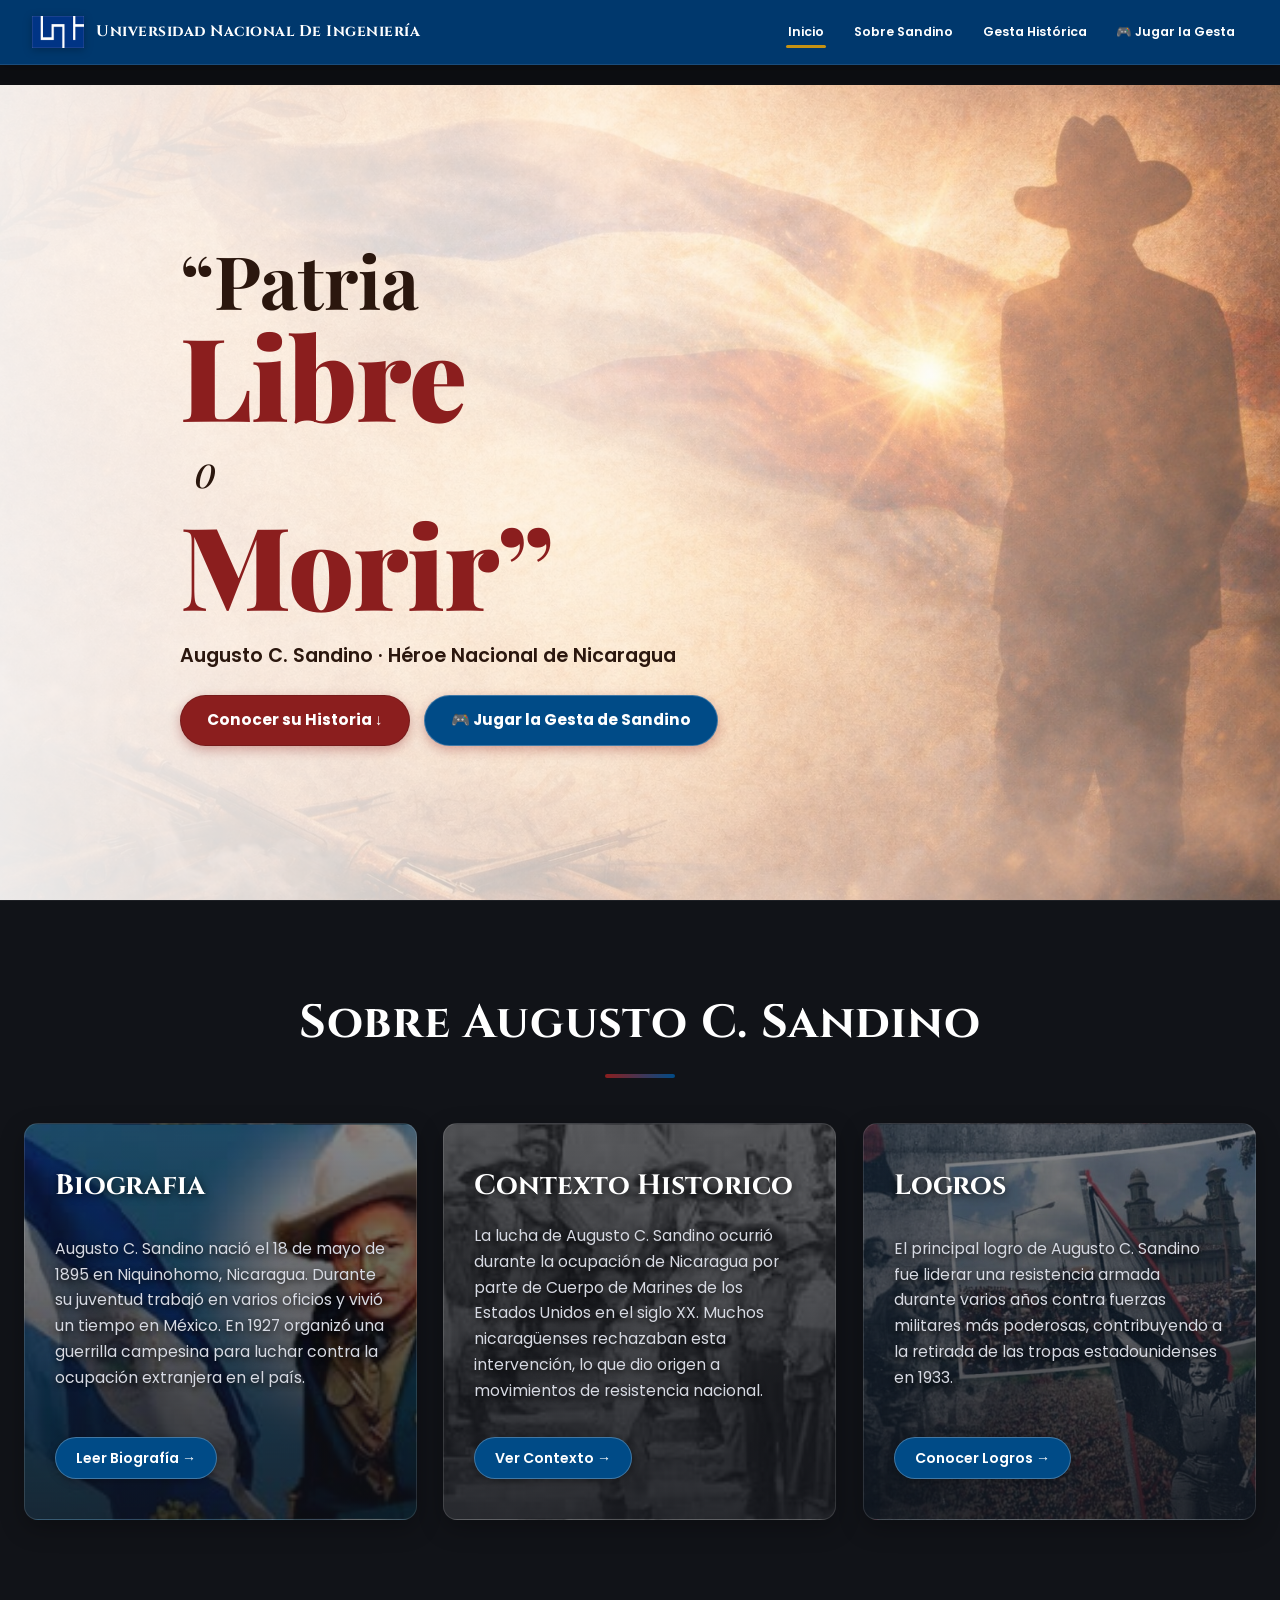
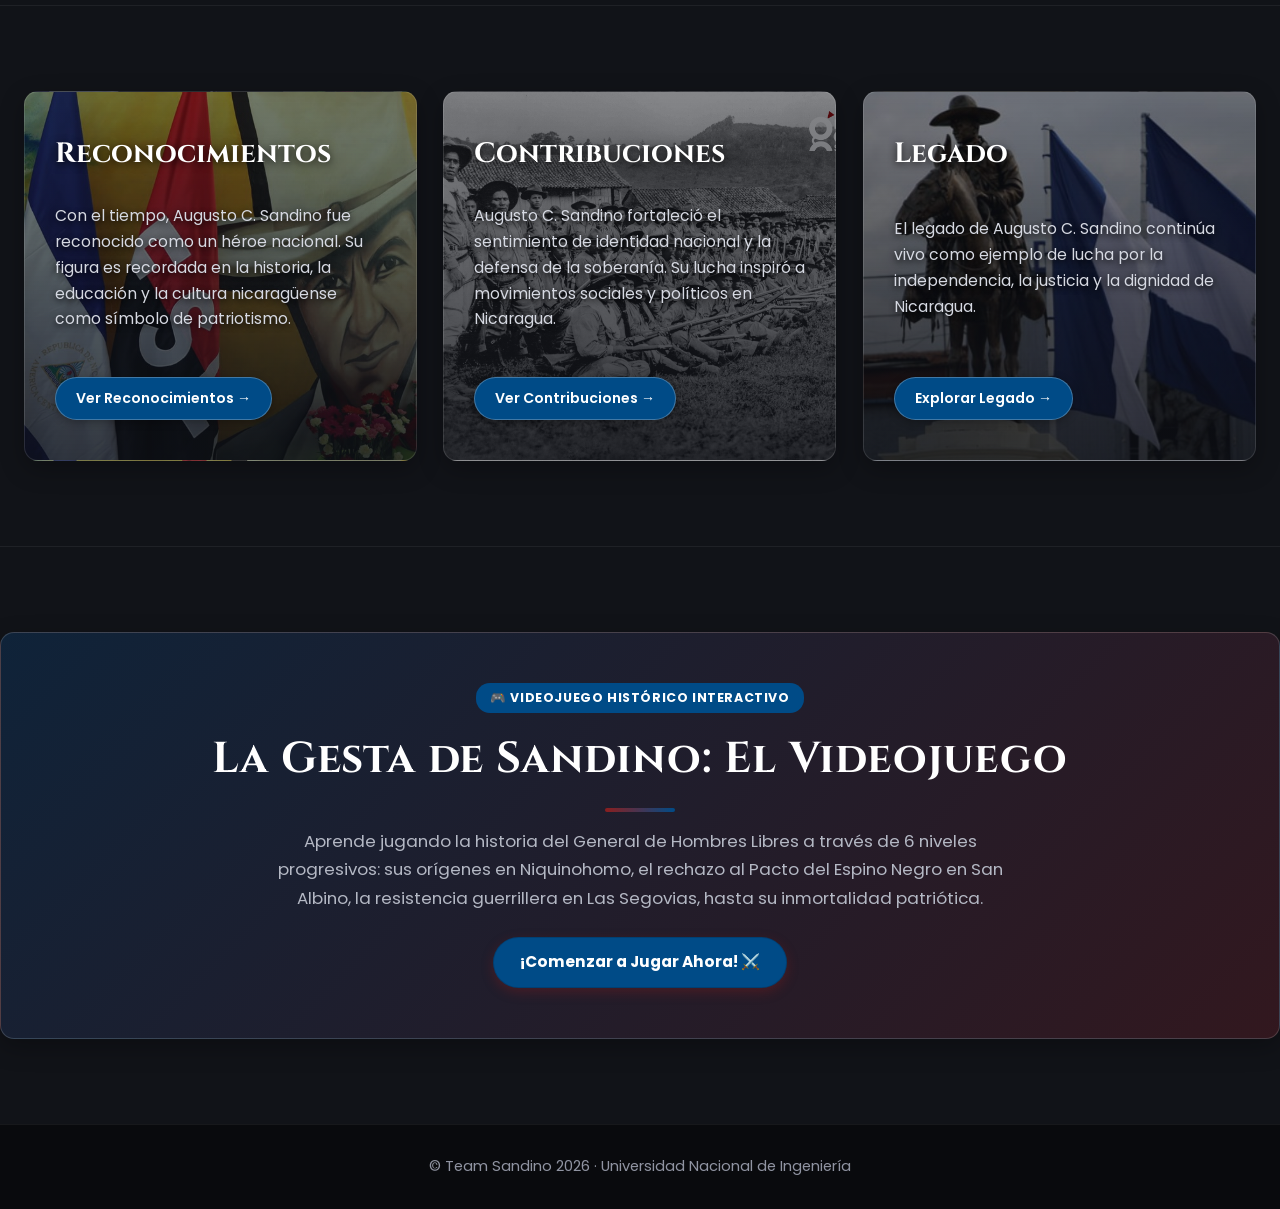
<file: index.html>
<!DOCTYPE html>
<html lang="es">

<head>
    <meta charset="UTF-8">
    <meta name="viewport" content="width=device-width, initial-scale=1.0">
    <title>Sandino | General de Hombres Libres</title>
    <!-- Google Fonts -->
    <link rel="preconnect" href="https://fonts.googleapis.com">
    <link rel="preconnect" href="https://fonts.gstatic.com" crossorigin>
    <link
        href="https://fonts.googleapis.com/css2?family=Cinzel:wght@600;700;900&family=Playfair+Display:ital,wght@0,600;0,800;1,600&family=Poppins:wght@300;400;500;600;700&display=swap"
        rel="stylesheet">
    <link rel="stylesheet" href="index.css">
    <link rel="stylesheet" href="responsive.css">
</head>

<body>
    <!-- Barra superior indicadora de progreso de scroll -->
    <div id="scroll-progress-bar" class="scroll-progress-bar" aria-hidden="true"></div>

    <!-- Encabezado con navegación fija e interactiva -->
    <header id="main-header">
        <div class="container">
            <div class="brand">
                <img src="UNI/logo.png" alt="Logo de la Universidad Nacional de Ingeniería" class="logo-uni">
                <p class="logo">Universidad Nacional De Ingeniería</p>
            </div>
            <button id="nav-toggle" class="nav-toggle" type="button" aria-controls="nav-menu" aria-expanded="false"
                aria-label="Abrir menú">
                <span></span>
                <span></span>
                <span></span>
            </button>
            <nav id="nav-menu">
                <a href="#hero" class="nav-link active">Inicio</a>
                <a href="#sobre-sandino" class="nav-link">Sobre Sandino</a>
                <a href="#mini-juego-showcase" class="nav-link">Gesta Histórica</a>
                <a href="Mini_juego/index.html" class="nav-link">🎮 Jugar la Gesta</a>
            </nav>
        </div>
    </header>

    <!-- Sección Hero con banner histórico y animación de entrada -->
    <section id="hero">
        <div class="sandino-banner">
            <div class="hero-overlay"></div>
            <div class="text">
                <span class="patria hero-reveal">“Patria</span>
                <span class="libre hero-reveal">Libre</span>
                <span class="o hero-reveal">o</span>
                <span class="morir hero-reveal">Morir”</span>
                <p class="hero-subtitulo hero-reveal">Augusto C. Sandino · Héroe Nacional de Nicaragua</p>
                <div class="hero-actions hero-reveal">
                    <a href="#sobre-sandino" class="btn btn-primary">Conocer su Historia ↓</a>
                    <a href="Mini_juego/index.html" class="btn btn-primary"
                        style="background-color: var(--nicaragua-blue); border-color: rgba(255,255,255,0.25);">🎮 Jugar
                        la Gesta de Sandino</a>

                </div>
            </div>
        </div>
    </section>

    <!-- Sección 1: Biografía, Contexto y Logros -->
    <section id="sobre-sandino" class="section-container">
        <div class="container">
            <h2 class="reveal-item">Sobre Augusto C. Sandino</h2>
            <div class="informacion">
                <div class="muestra reveal-item">
                    <a href="biografia.html">
                        <h3>Biografia</h3>
                    </a>
                    <p>Augusto C. Sandino nació el 18 de mayo de 1895 en Niquinohomo, Nicaragua. Durante su juventud
                        trabajó en varios oficios y vivió un tiempo en México. En 1927 organizó una guerrilla campesina
                        para luchar contra la ocupación extranjera en el país.</p>
                    <a href="biografia.html" class="btn btn-card">Leer Biografía →</a>
                </div>
                <div class="muestra reveal-item">
                    <a href="contexto-historico.html">
                        <h3>Contexto Historico</h3>
                    </a>
                    <p>La lucha de Augusto C. Sandino ocurrió durante la ocupación de Nicaragua por parte de Cuerpo de
                        Marines de los Estados Unidos en el siglo XX. Muchos nicaragüenses rechazaban esta intervención,
                        lo que dio origen a movimientos de resistencia nacional.</p>
                    <a href="contexto-historico.html" class="btn btn-card">Ver Contexto →</a>
                </div>
                <div class="muestra reveal-item">
                    <a href="logros.html">
                        <h3>Logros</h3>
                    </a>
                    <p>El principal logro de Augusto C. Sandino fue liderar una resistencia armada durante varios años
                        contra fuerzas militares más poderosas, contribuyendo a la retirada de las tropas
                        estadounidenses en 1933.</p>
                    <a href="logros.html" class="btn btn-card">Conocer Logros →</a>
                </div>
            </div>
        </div>
    </section>

    <!-- Sección 2: Reconocimientos, Contribuciones y Legado -->
    <section id="sobre-sandino2" class="section-container">
        <div class="container2">
            <div class="informacion2">
                <div class="muestra2 reveal-item">
                    <a href="reconocimiento.html">
                        <h3>Reconocimientos</h3>
                    </a>
                    <p>Con el tiempo, Augusto C. Sandino fue reconocido como un héroe nacional. Su figura es recordada
                        en la historia, la educación y la cultura nicaragüense como símbolo de patriotismo.</p>
                    <a href="reconocimiento.html" class="btn btn-card">Ver Reconocimientos →</a>
                </div>
                <div class="muestra2 reveal-item">
                    <a href="constribuciones.html">
                        <h3>Contribuciones</h3>
                    </a>
                    <p>Augusto C. Sandino fortaleció el sentimiento de identidad nacional y la defensa de la soberanía.
                        Su lucha inspiró a movimientos sociales y políticos en Nicaragua.</p>
                    <a href="constribuciones.html" class="btn btn-card">Ver Contribuciones →</a>
                </div>
                <div class="muestra2 reveal-item">
                    <a href="legado.html">
                        <h3>Legado</h3>
                    </a>
                    <p>El legado de Augusto C. Sandino continúa vivo como ejemplo de lucha por la independencia, la
                        justicia y la dignidad de Nicaragua.</p>
                    <a href="legado.html" class="btn btn-card">Explorar Legado →</a>
                </div>
            </div>
        </div>
    </section>

    <!-- Sección Especial: Mini Juego Educativo -->
    <section id="mini-juego-showcase" class="section-container">
        <div class="container game-banner-box reveal-item">
            <div class="game-banner-content">
                <span class="game-badge">🎮 Videojuego Histórico Interactivo</span>
                <h2>La Gesta de Sandino: El Videojuego</h2>
                <p>Aprende jugando la historia del General de Hombres Libres a través de 6 niveles progresivos: sus
                    orígenes en Niquinohomo, el rechazo al Pacto del Espino Negro en San Albino, la resistencia
                    guerrillera en Las Segovias, hasta su inmortalidad patriótica.</p>
                <div class="game-banner-actions">
                    <a href="Mini_juego/index.html" class="btn btn-primary"
                        style="background-color: var(--nicaragua-blue);">¡Comenzar a Jugar Ahora! ⚔️</a>
                </div>
            </div>
        </div>
    </section>



    <!-- Pie de página -->
    <footer>
        <div class="container">
            <p>&copy; Team Sandino 2026 · Universidad Nacional de Ingeniería</p>
        </div>
    </footer>

    <!-- Botón flotante Volver Arriba -->
    <button id="btn-back-to-top" class="btn-back-to-top" aria-label="Volver arriba" title="Volver arriba">
        <svg viewBox="0 0 24 24" width="22" height="22" fill="none" stroke="currentColor" stroke-width="2.5"
            stroke-linecap="round" stroke-linejoin="round">
            <polyline points="18 15 12 9 6 15"></polyline>
        </svg>
    </button>

    <!-- Scripts de JavaScript para animaciones e interacción dinámica -->
    <script src="JavaScript/animations.js" defer></script>
    <script src="JavaScript/scroll.js" defer></script>
    <script src="JavaScript/main.js" defer></script>
</body>

</html>
</file>
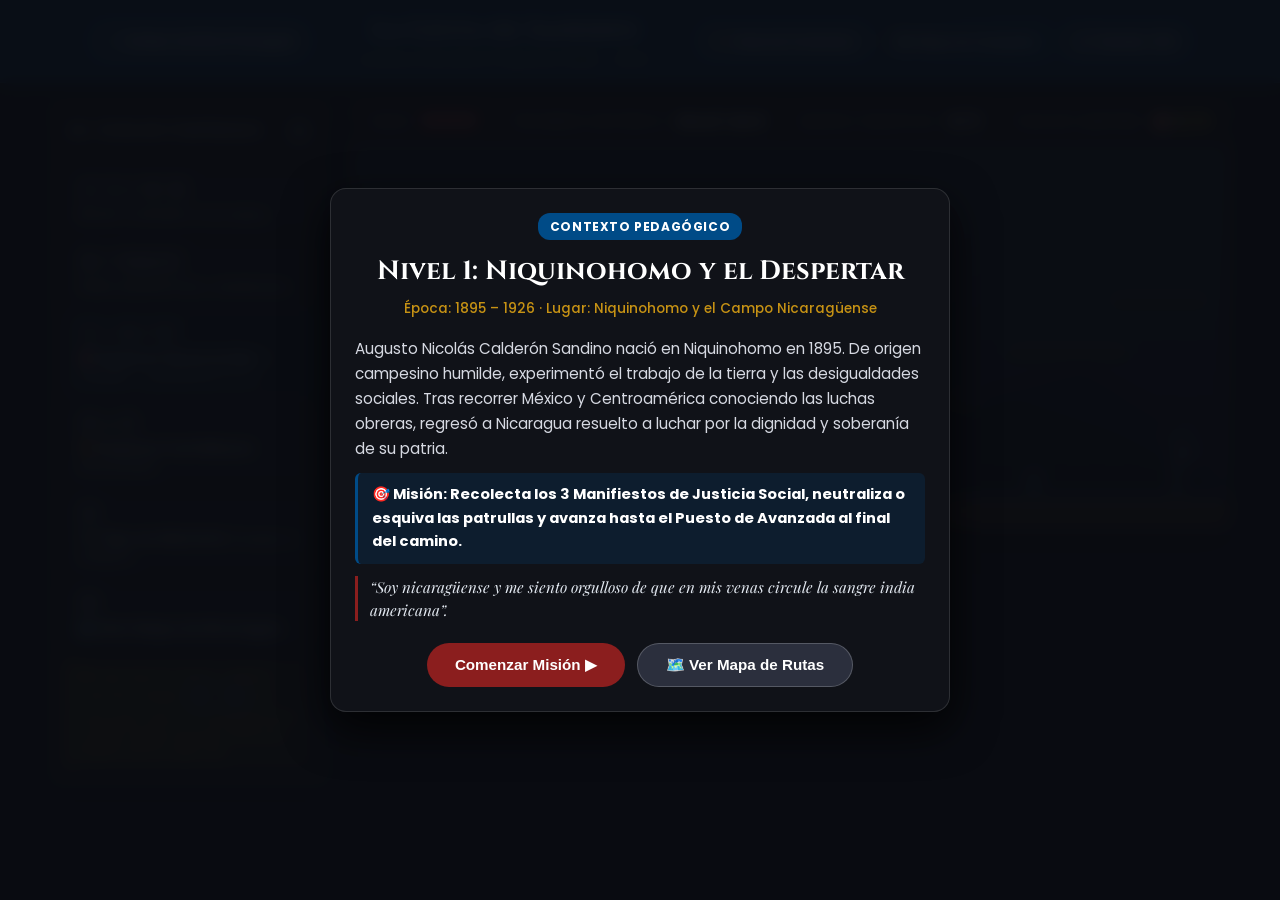
<file: Mini_juego/index.html>
<!DOCTYPE html>
<html lang="es">

<head>
    <meta charset="UTF-8">
    <meta name="viewport" content="width=device-width, initial-scale=1.0">
    <title>La Gesta de Sandino | Videojuego Histórico Educativo</title>
    <!-- Google Fonts -->
    <link rel="preconnect" href="https://fonts.googleapis.com">
    <link rel="preconnect" href="https://fonts.gstatic.com" crossorigin>
    <link href="https://fonts.googleapis.com/css2?family=Cinzel:wght@600;700;900&family=Playfair+Display:ital,wght@0,600;0,800;1,600&family=Poppins:wght@300;400;500;600;700&display=swap" rel="stylesheet">
    <link rel="stylesheet" href="styles.css">
</head>

<body>
    <!-- Encabezado de Navegación del Mini Juego -->
    <header class="game-header">
        <div class="header-container">
            <a href="../index.html" class="btn-return">← Volver al Sitio Principal</a>
            <div class="game-title-group">
                <h1 class="game-main-title">La Gesta de Sandino</h1>
                <p class="game-subtitle">Aventura Educativa Progresiva (1895 – 1934)</p>
            </div>
            <div class="header-actions">
                <button id="btnToggleControls" class="btn-controls-toggle" title="Mostrar u ocultar la guía de controles">🎮 Guía de Controles</button>
                <button id="btnOpenMap" class="btn-map-toggle" title="Ver progreso de campaña en el mapa de Nicaragua">🗺️ Mapa de Campaña</button>
                <button id="btnToggleSound" class="btn-sound-toggle">🔊 Sonido: ON</button>
            </div>
        </div>
    </header>

    <main class="game-wrapper">
        <!-- Pestaña flotante lateral izquierda para reabrir controles cuando esté oculto -->
        <button id="btnSideToggleControls" class="side-controls-toggle" title="Mostrar Guía de Controles">
            <span>🎮 Controles</span>
        </button>

        <!-- Fondo oscuro para cerrar en móvil al tocar fuera -->
        <div id="controlsBackdrop" class="controls-backdrop"></div>

        <!-- Contenedor Principal: Panel Izquierdo de Controles + Minijuego al Centro -->
        <div class="game-layout-container">
            <!-- Panel Lateral Izquierdo de Controles (Colapsable) -->
            <aside id="controlsSidebar" class="controls-sidebar is-open">
                <div class="sidebar-header">
                    <div class="sidebar-title-group">
                        <span class="sidebar-icon">🎮</span>
                        <h3>Guía de Controles</h3>
                    </div>
                    <button id="btnCloseControls" class="btn-close-controls" aria-label="Ocultar Guía de Controles" title="Ocultar Guía">✕</button>
                </div>
                <div class="sidebar-body">
                    <ul class="controls-list">
                        <li>
                            <div class="keys"><kbd>←</kbd> <kbd>→</kbd> / <kbd>A</kbd> <kbd>D</kbd></div>
                            <div class="desc">Mover a Sandino a los lados</div>
                        </li>
                        <li>
                            <div class="keys"><kbd>W</kbd> / <kbd>Espacio</kbd></div>
                            <div class="desc">Saltar plataformas y obstáculos</div>
                        </li>
                        <li class="control-featured">
                            <div class="keys"><kbd>↑</kbd> + <kbd>X</kbd> / <kbd>C</kbd></div>
                            <div class="desc"><strong>🎯 Disparar Hacia Arriba</strong> — mantén ↑ y presiona X o C</div>
                        </li>
                        <li>
                            <div class="keys"><kbd>X</kbd> o <kbd>C</kbd></div>
                            <div class="desc"><strong>🔫 Disparar Fusil Máuser</strong> (horizontal)</div>
                        </li>
                        <li>
                            <div class="keys"><kbd>Z</kbd></div>
                            <div class="desc"><strong>⚔️ Tajo con Machete</strong> (cuerpo a cuerpo)</div>
                        </li>
                        <li>
                            <div class="keys"><kbd>M</kbd></div>
                            <div class="desc"><strong>🗺️ Abrir Mapa de Nicaragua</strong></div>
                        </li>
                    </ul>
                    <div class="sidebar-tip">
                        <small>💡 <em>Jefes Históricos:</em> Nivel 3 = Biplano Interventor (dispara <kbd>↑</kbd> + <kbd>X</kbd> para alcanzarlo). Nivel 6 = Comandante de la Guardia Traidora (Somoza). Música de batalla única en cada nivel.</small>
                    </div>
                </div>
            </aside>

            <!-- Área Central del Minijuego -->
            <div class="game-center-wrapper">
                <!-- Barra de Estado / HUD del Jugador -->
                <div class="game-hud">
                    <div class="hud-item">
                        <span class="hud-label">Vidas:</span>
                        <span id="hudLives" class="hud-value">❤️❤️❤️</span>
                    </div>
                    <div class="hud-item">
                        <span class="hud-label">Progreso Histórico:</span>
                        <span id="hudLevel" class="hud-value">Nivel 1 de 6</span>
                    </div>
                    <div class="hud-item">
                        <span class="hud-label">Misión / Objetivos:</span>
                        <span id="hudScore" class="hud-value">0 / 3</span>
                    </div>
                    <div class="hud-item hud-ammo-item">
                        <span class="hud-label">Fusil de Campaña:</span>
                        <span id="hudAmmo" class="hud-value">🎯 6 / 6</span>
                    </div>
                </div>

                <!-- Barra de Vida del Jefe Histórico (Aparece en Niveles de Jefe) -->
                <div id="hudBossContainer" class="hud-boss-bar is-hidden">
                    <div class="boss-info">
                        <span id="bossName" class="boss-name">⚔️ Jefe: Biplano Interventor</span>
                        <span id="bossHpText" class="boss-hp-text">100 / 100 HP</span>
                    </div>
                    <div class="boss-bar-track">
                        <div id="bossBarFill" class="boss-bar-fill" style="width: 100%;"></div>
                    </div>
                </div>

                <!-- Contenedor del Lienzo del Juego -->
                <div class="canvas-container">
                    <canvas id="gameCanvas" width="1200" height="520"></canvas>

                    <!-- Modal Educativo de Inicio de Nivel -->
                    <div id="dialogueModal" class="game-modal">
                        <div class="modal-content">
                            <span class="modal-badge">Contexto Pedagógico</span>
                            <h2 id="dialogueTitle">Nivel 1: Niquinohomo y el Despertar</h2>
                            <p id="dialoguePeriod" class="modal-meta">Época: 1895 – 1926 · Lugar: Niquinohomo</p>
                            <div class="modal-body">
                                <p id="dialogueText">Texto de historia aquí...</p>
                                <div class="modal-mission">
                                    <strong id="dialogueMission">🎯 Misión: Recolecta los manifiestos...</strong>
                                </div>
                                <blockquote id="dialogueQuote" class="modal-quote">“La soberanía de un pueblo no se discute...”</blockquote>
                            </div>
                            <div class="modal-actions">
                                <button id="btnStartLevel" class="btn-game btn-play">Comenzar Misión ▶</button>
                                <button id="btnModalMap" class="btn-game btn-retry">🗺️ Ver Mapa de Rutas</button>
                            </div>
                        </div>
                    </div>

                    <!-- Modal de Nivel Completado -->
                    <div id="levelWinModal" class="game-modal">
                        <div class="modal-content victory-content">
                            <span class="modal-badge badge-gold">¡Hito Histórico Alcanzado!</span>
                            <h2 id="winTitle">¡Victoria de Nivel!</h2>
                            <p id="winDesc">Descripción de la victoria histórica...</p>
                            <div class="modal-actions">
                                <button id="btnNextLevel" class="btn-game btn-next">Avanzar por el Mapa ➔</button>
                            </div>
                        </div>
                    </div>

                    <!-- Modal de Derrota / Reintento -->
                    <div id="gameOverModal" class="game-modal">
                        <div class="modal-content defeat-content">
                            <span class="modal-badge badge-red">La Lucha Continúa</span>
                            <h2>Sandino se Repliega</h2>
                            <p>Las circunstancias fueron adversas en este intento. Como decía Sandino: <em>"En la lucha por la patria no hay rendición, sino reorganización táctica"</em>.</p>
                            <div class="modal-actions">
                                <button id="btnRetry" class="btn-game btn-retry">Reintentar Nivel ↺</button>
                                <button id="btnGameOverMap" class="btn-game btn-play">🗺️ Consultar Mapa</button>
                            </div>
                        </div>
                    </div>

                    <!-- Modal del Mapa Interactivo de la Campaña de Nicaragua -->
                    <div id="campaignMapModal" class="game-modal map-modal">
                        <div class="modal-content map-modal-content">
                            <span class="modal-badge badge-gold">🗺️ Geografía Histórica de Nicaragua</span>
                            <h2>Ruta de la Gesta Patriótica (1895 – 1934)</h2>
                            <p class="map-subtitle">Avanza por cada región de Nicaragua para defender la soberanía y derrotar a los jefes de ocupación:</p>
                            
                            <div class="campaign-map-canvas-wrapper">
                                <div class="campaign-map-board" id="campaignMapBoard">
                                    <div class="map-route-line"></div>
                                    
                                    <!-- Nodo 1 -->
                                    <div class="map-node node-unlocked" data-level="0" id="mapNode0">
                                        <div class="node-marker">1</div>
                                        <div class="node-info">
                                            <span class="node-name">Niquinohomo</span>
                                            <span class="node-desc">El Despertar (1895)</span>
                                        </div>
                                    </div>

                                    <!-- Nodo 2 -->
                                    <div class="map-node" data-level="1" id="mapNode1">
                                        <div class="node-marker">2</div>
                                        <div class="node-info">
                                            <span class="node-name">San Albino</span>
                                            <span class="node-desc">Rechazo al Espino Negro</span>
                                        </div>
                                    </div>

                                    <!-- Nodo 3 (Jefe 1) -->
                                    <div class="map-node node-boss" data-level="2" id="mapNode2">
                                        <div class="node-marker">⚔️ 3</div>
                                        <div class="node-info">
                                            <span class="node-name">El Chipote</span>
                                            <span class="node-desc">¡Jefe: Biplano Interventor!</span>
                                        </div>
                                    </div>

                                    <!-- Nodo 4 -->
                                    <div class="map-node" data-level="3" id="mapNode3">
                                        <div class="node-marker">4</div>
                                        <div class="node-info">
                                            <span class="node-name">Las Segovias</span>
                                            <span class="node-desc">Expulsión de Marines</span>
                                        </div>
                                    </div>

                                    <!-- Nodo 5 -->
                                    <div class="map-node" data-level="4" id="mapNode4">
                                        <div class="node-marker">5</div>
                                        <div class="node-info">
                                            <span class="node-name">Río Coco / Wiwilí</span>
                                            <span class="node-desc">Cooperativas Agrícolas</span>
                                        </div>
                                    </div>

                                    <!-- Nodo 6 (Jefe Final) -->
                                    <div class="map-node node-boss node-final" data-level="5" id="mapNode5">
                                        <div class="node-marker">👑 6</div>
                                        <div class="node-info">
                                            <span class="node-name">Loma de Tiscapa</span>
                                            <span class="node-desc">¡Jefe Final: Inmortalidad!</span>
                                        </div>
                                    </div>
                                </div>
                            </div>

                            <div class="modal-actions map-actions">
                                <button id="btnCloseMap" class="btn-game btn-play">Volver a la Misión ➔</button>
                            </div>
                        </div>
                    </div>

                    <!-- Modal de Victoria Final y Epílogo -->
                    <div id="finalVictoryModal" class="game-modal">
                        <div class="modal-content epilogue-content">
                            <span class="modal-badge badge-gold">¡Gesta Patriótica Culminada!</span>
                            <h2>General de Hombres Libres</h2>
                            <p>Has recorrido victoriosamente todo el mapa y los hitos históricos de Augusto C. Sandino: desde Niquinohomo, el combate armado en El Chipote derribando la aviación interventora, la expulsión de las tropas extranjeras, las cooperativas campesinas de Wiwilí, hasta triunfar sobre la conspiración en Managua, elevándote a la <strong>Inmortalidad como Héroe Nacional de Nicaragua</strong>.</p>
                            <blockquote class="modal-quote">“La soberanía de un pueblo no se discute, se defiende con las armas en la mano. ¡Sandino vive en la dignidad de Nicaragua!”.</blockquote>
                            <div class="modal-actions">
                                <button id="btnRestartAll" class="btn-game btn-retry">Jugar la Gesta de Nuevo ↺</button>
                                <a href="../index.html" class="btn-game btn-play">Regresar al Sitio Principal 🏛️</a>
                            </div>
                        </div>
                    </div>
                </div>

                <!-- Controles Táctiles Optimizados para Móviles y Tablets -->
                <div class="touch-controls" id="touchControls">
                    <div class="touch-dpad">
                        <button id="btnTouchLeft" class="touch-btn" aria-label="Mover a la Izquierda">◀</button>
                        <button id="btnTouchRight" class="touch-btn" aria-label="Mover a la Derecha">▶</button>
                        <button id="btnTouchAimUp" class="touch-btn btn-aim-touch" aria-label="Apuntar Arriba" title="Apuntar Arriba">▲</button>
                    </div>
                    <div class="touch-actions">
                        <button id="btnTouchShoot" class="touch-btn btn-shoot-touch" aria-label="Disparar Fusil">🔫 Disparar</button>
                        <button id="btnTouchAction" class="touch-btn btn-action-touch" aria-label="Machete">⚔️ Machete</button>
                        <button id="btnTouchJump" class="touch-btn btn-jump-touch" aria-label="Saltar">🦘 Salto</button>
                        <button id="btnTouchMap" class="touch-btn btn-map-touch" aria-label="Ver Mapa">🗺️</button>
                    </div>
                </div>
            </div>
        </div>
    </main>

    <!-- Scripts del Motor y Configuración de Sonido -->
    <script src="audioConfig.js"></script>
    <script src="game.js"></script>
</body>

</html>
</file>
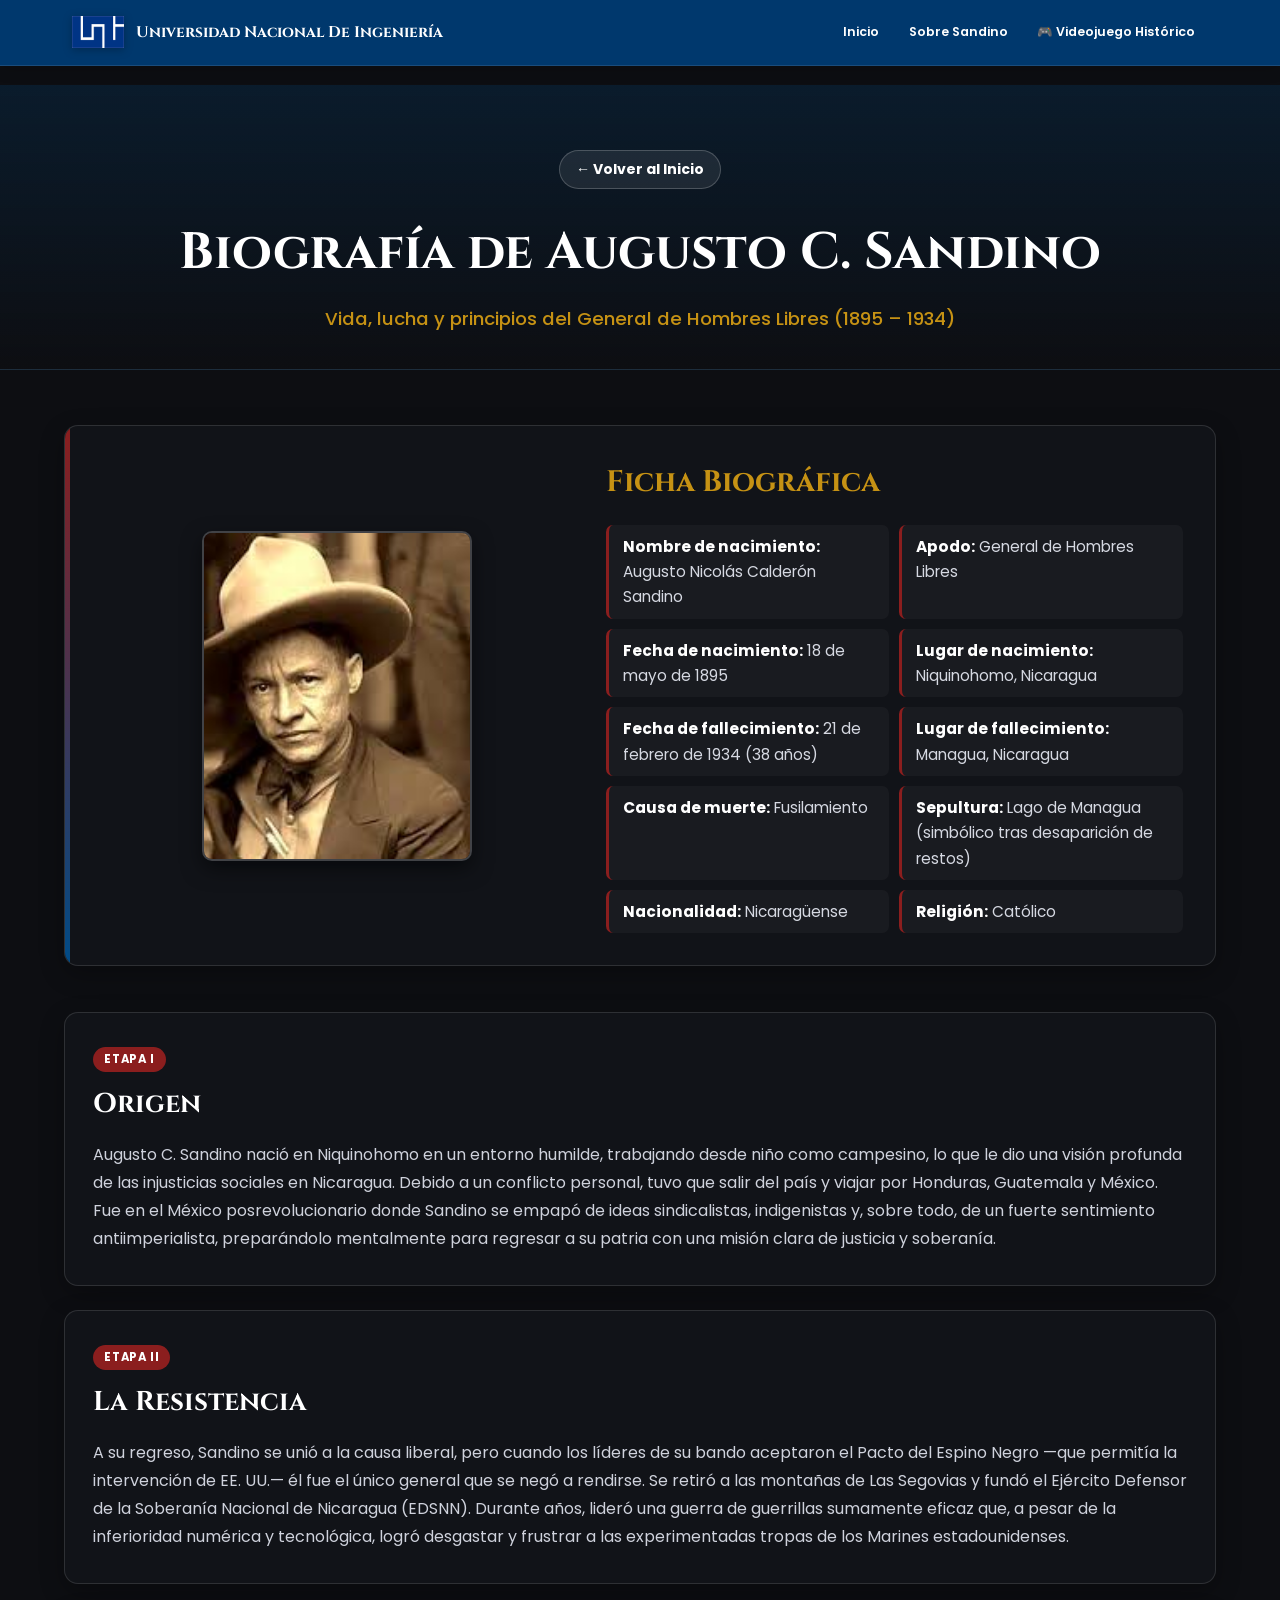
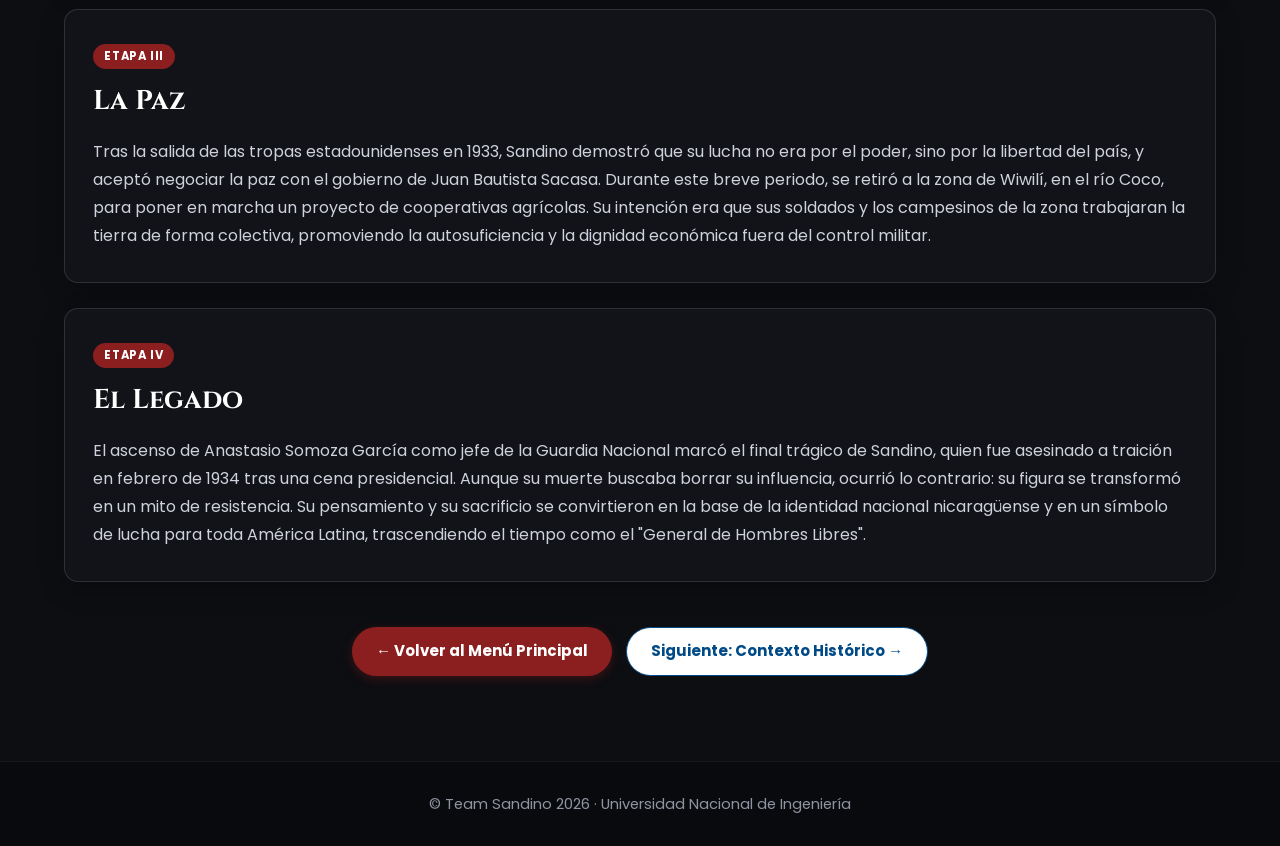
<file: biografia.html>
<!DOCTYPE html>
<html lang="es">

<head>
    <meta charset="UTF-8">
    <meta name="viewport" content="width=device-width, initial-scale=1.0">
    <title>Biografía de Augusto C. Sandino | General de Hombres Libres</title>
    <!-- Google Fonts -->
    <link rel="preconnect" href="https://fonts.googleapis.com">
    <link rel="preconnect" href="https://fonts.gstatic.com" crossorigin>
    <link href="https://fonts.googleapis.com/css2?family=Cinzel:wght@600;700;900&family=Playfair+Display:ital,wght@0,600;0,800;1,600&family=Poppins:wght@300;400;500;600;700&display=swap" rel="stylesheet">
    <link rel="stylesheet" href="Style/biografia.css">
    <link rel="stylesheet" href="responsive.css">
</head>

<body>
    <!-- Barra superior indicadora de progreso de scroll -->
    <div id="scroll-progress-bar" class="scroll-progress-bar" aria-hidden="true"></div>

    <!-- Encabezado con navegación interactiva -->
    <header id="main-header">
        <div class="container">
            <div class="brand">
                <img src="UNI/logo.png" alt="Logo de la Universidad Nacional de Ingeniería" class="logo-uni">
                <p class="logo">Universidad Nacional De Ingeniería</p>
            </div>
            <button id="nav-toggle" class="nav-toggle" type="button" aria-controls="nav-menu"
                aria-expanded="false" aria-label="Abrir menú">
                <span></span>
                <span></span>
                <span></span>
            </button>
            <nav id="nav-menu">
                <a href="index.html" class="nav-link">Inicio</a>
                <a href="index.html#sobre-sandino" class="nav-link">Sobre Sandino</a>
                <a href="Mini_juego/index.html" class="nav-link">🎮 Videojuego Histórico</a>
            </nav>
        </div>
    </header>

    <!-- Sección Hero de la Biografía -->
    <section id="hero">
        <div class="container hero-content">
            <a href="index.html" class="btn btn-back hero-reveal">← Volver al Inicio</a>
            <h1 class="hero-reveal">Biografía de Augusto C. Sandino</h1>
            <p class="hero-subtitle hero-reveal">Vida, lucha y principios del General de Hombres Libres (1895 – 1934)</p>
        </div>
    </section>

    <!-- Sección de historia: biografía de Sandino -->
    <section id="historia">
        <div class="container">
            <!-- Ficha histórica y datos personales -->
            <div class="img-container reveal-item">
                <div class="portrait-wrapper">
                    <img src="UNI/biografia2.jpeg" alt="Retrato histórico de Augusto C. Sandino" class="biografia-sintetica">
                </div>
                <div class="right">
                    <h2>Ficha Biográfica</h2>
                    <div class="data-grid">
                        <p><b>Nombre de nacimiento:</b> Augusto Nicolás Calderón Sandino</p>
                        <p><b>Apodo:</b> General de Hombres Libres</p>
                        <p><b>Fecha de nacimiento:</b> 18 de mayo de 1895</p>
                        <p><b>Lugar de nacimiento:</b> Niquinohomo, Nicaragua</p>
                        <p><b>Fecha de fallecimiento:</b> 21 de febrero de 1934 (38 años)</p>
                        <p><b>Lugar de fallecimiento:</b> Managua, Nicaragua</p>
                        <p><b>Causa de muerte:</b> Fusilamiento</p>
                        <p><b>Sepultura:</b> Lago de Managua (simbólico tras desaparición de restos)</p>
                        <p><b>Nacionalidad:</b> Nicaragüense</p>
                        <p><b>Religión:</b> Católico</p>
                    </div>
                </div>
            </div>

            <!-- Bloques con las etapas más importantes de su vida -->
            <div class="timeline-container">
                <div class="informacion info-card reveal-item">
                    <div class="card-badge">Etapa I</div>
                    <h2>Origen</h2>
                    <p>Augusto C. Sandino nació en Niquinohomo en un entorno humilde, trabajando desde niño como campesino, lo que le dio una visión profunda de las injusticias sociales en Nicaragua. Debido a un conflicto personal, tuvo que salir del país y viajar por Honduras, Guatemala y México. Fue en el México posrevolucionario donde Sandino se empapó de ideas sindicalistas, indigenistas y, sobre todo, de un fuerte sentimiento antiimperialista, preparándolo mentalmente para regresar a su patria con una misión clara de justicia y soberanía.</p>
                </div>

                <div class="informacion info-card reveal-item">
                    <div class="card-badge">Etapa II</div>
                    <h2>La Resistencia</h2>
                    <p>A su regreso, Sandino se unió a la causa liberal, pero cuando los líderes de su bando aceptaron el Pacto del Espino Negro —que permitía la intervención de EE. UU.— él fue el único general que se negó a rendirse. Se retiró a las montañas de Las Segovias y fundó el Ejército Defensor de la Soberanía Nacional de Nicaragua (EDSNN). Durante años, lideró una guerra de guerrillas sumamente eficaz que, a pesar de la inferioridad numérica y tecnológica, logró desgastar y frustrar a las experimentadas tropas de los Marines estadounidenses.</p>
                </div>

                <div class="informacion info-card reveal-item">
                    <div class="card-badge">Etapa III</div>
                    <h2>La Paz</h2>
                    <p>Tras la salida de las tropas estadounidenses en 1933, Sandino demostró que su lucha no era por el poder, sino por la libertad del país, y aceptó negociar la paz con el gobierno de Juan Bautista Sacasa. Durante este breve periodo, se retiró a la zona de Wiwilí, en el río Coco, para poner en marcha un proyecto de cooperativas agrícolas. Su intención era que sus soldados y los campesinos de la zona trabajaran la tierra de forma colectiva, promoviendo la autosuficiencia y la dignidad económica fuera del control militar.</p>
                </div>

                <div class="informacion info-card reveal-item">
                    <div class="card-badge">Etapa IV</div>
                    <h2>El Legado</h2>
                    <p>El ascenso de Anastasio Somoza García como jefe de la Guardia Nacional marcó el final trágico de Sandino, quien fue asesinado a traición en febrero de 1934 tras una cena presidencial. Aunque su muerte buscaba borrar su influencia, ocurrió lo contrario: su figura se transformó en un mito de resistencia. Su pensamiento y su sacrificio se convirtieron en la base de la identidad nacional nicaragüense y en un símbolo de lucha para toda América Latina, trascendiendo el tiempo como el "General de Hombres Libres".</p>
                </div>
            </div>

            <div class="page-actions reveal-item">
                <a href="index.html" class="btn btn-primary">← Volver al Menú Principal</a>
                <a href="contexto-historico.html" class="btn btn-outline">Siguiente: Contexto Histórico →</a>
            </div>
        </div>
    </section>

    <!-- Pie de página -->
    <footer>
        <div class="container">
            <p>&copy; Team Sandino 2026 · Universidad Nacional de Ingeniería</p>
        </div>
    </footer>

    <!-- Botón flotante para volver arriba -->
    <button id="btn-back-to-top" class="btn-back-to-top" aria-label="Volver arriba" title="Volver arriba">
        <svg viewBox="0 0 24 24" width="22" height="22" fill="none" stroke="currentColor" stroke-width="2.5" stroke-linecap="round" stroke-linejoin="round">
            <polyline points="18 15 12 9 6 15"></polyline>
        </svg>
    </button>

    <!-- Scripts de interactividad y animaciones -->
    <script src="JavaScript/animations.js" defer></script>
    <script src="JavaScript/scroll.js" defer></script>
    <script src="JavaScript/main.js" defer></script>
</body>

</html>
</file>
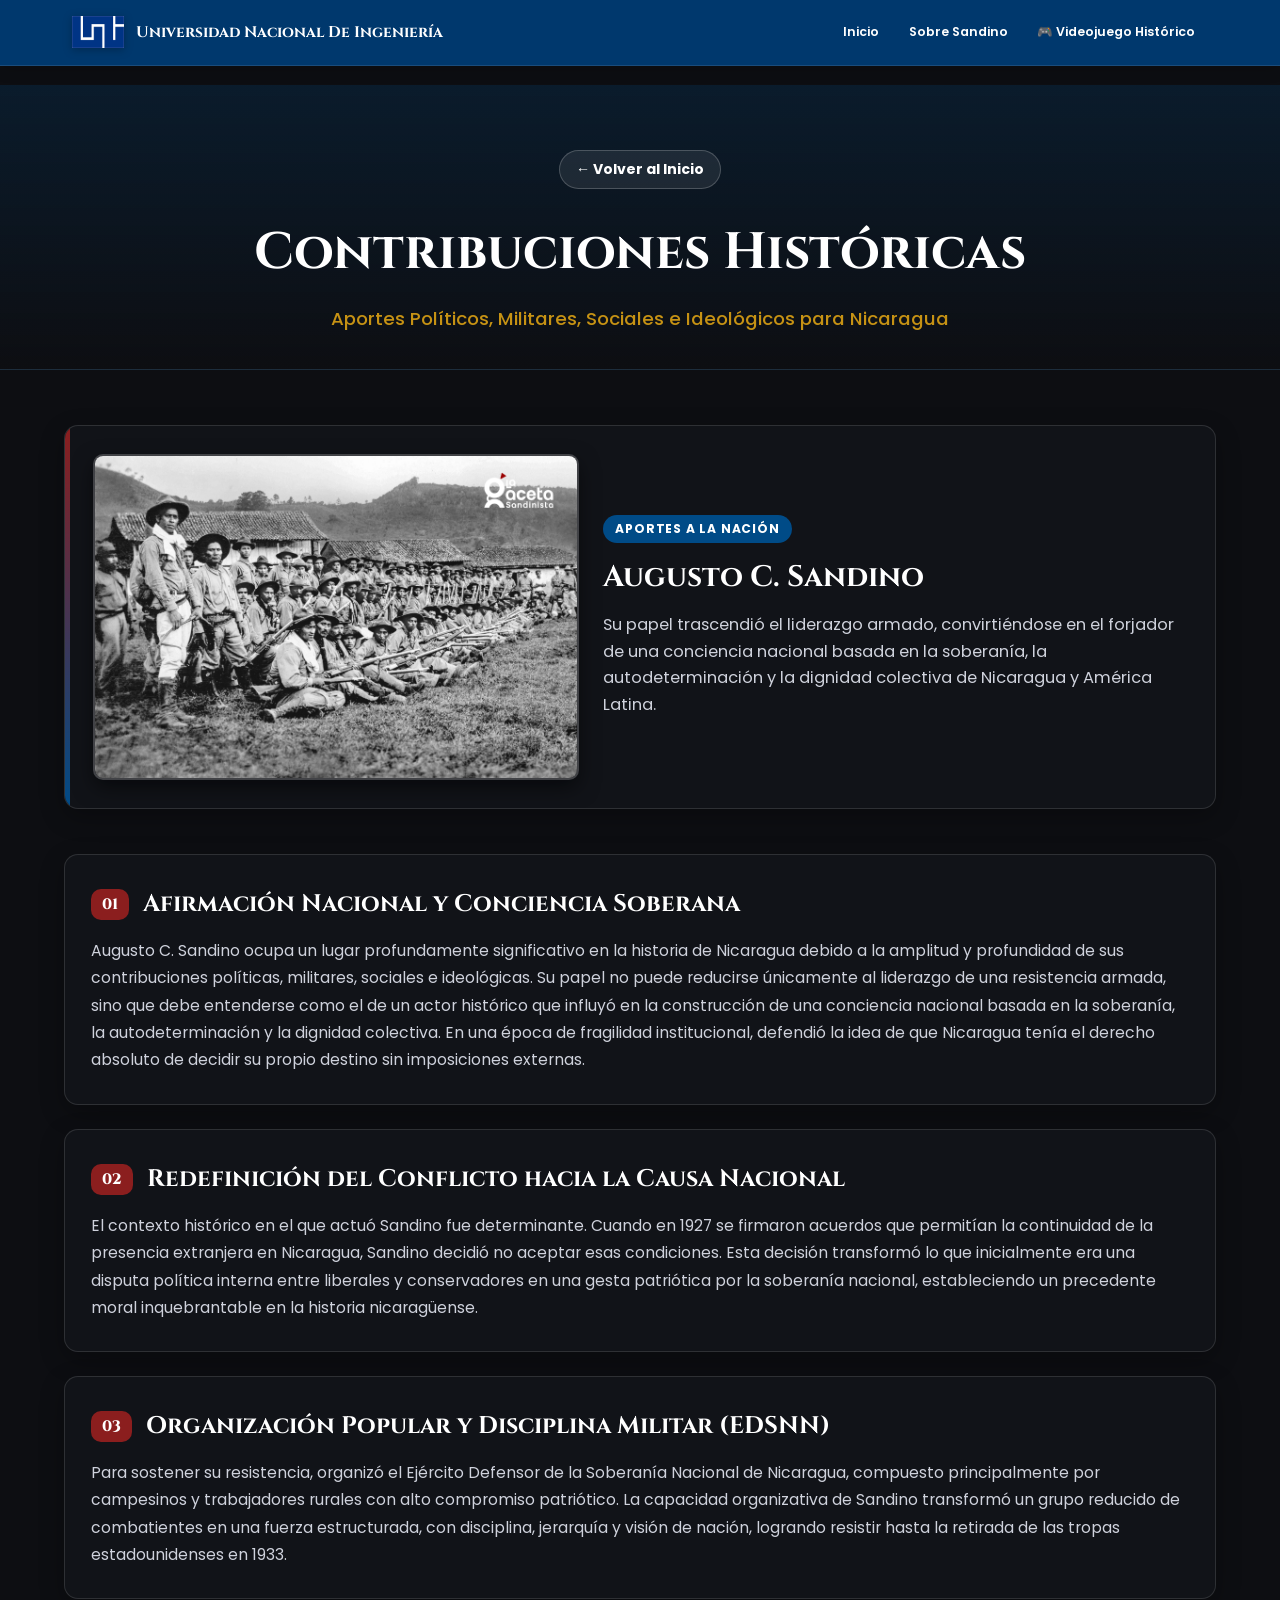
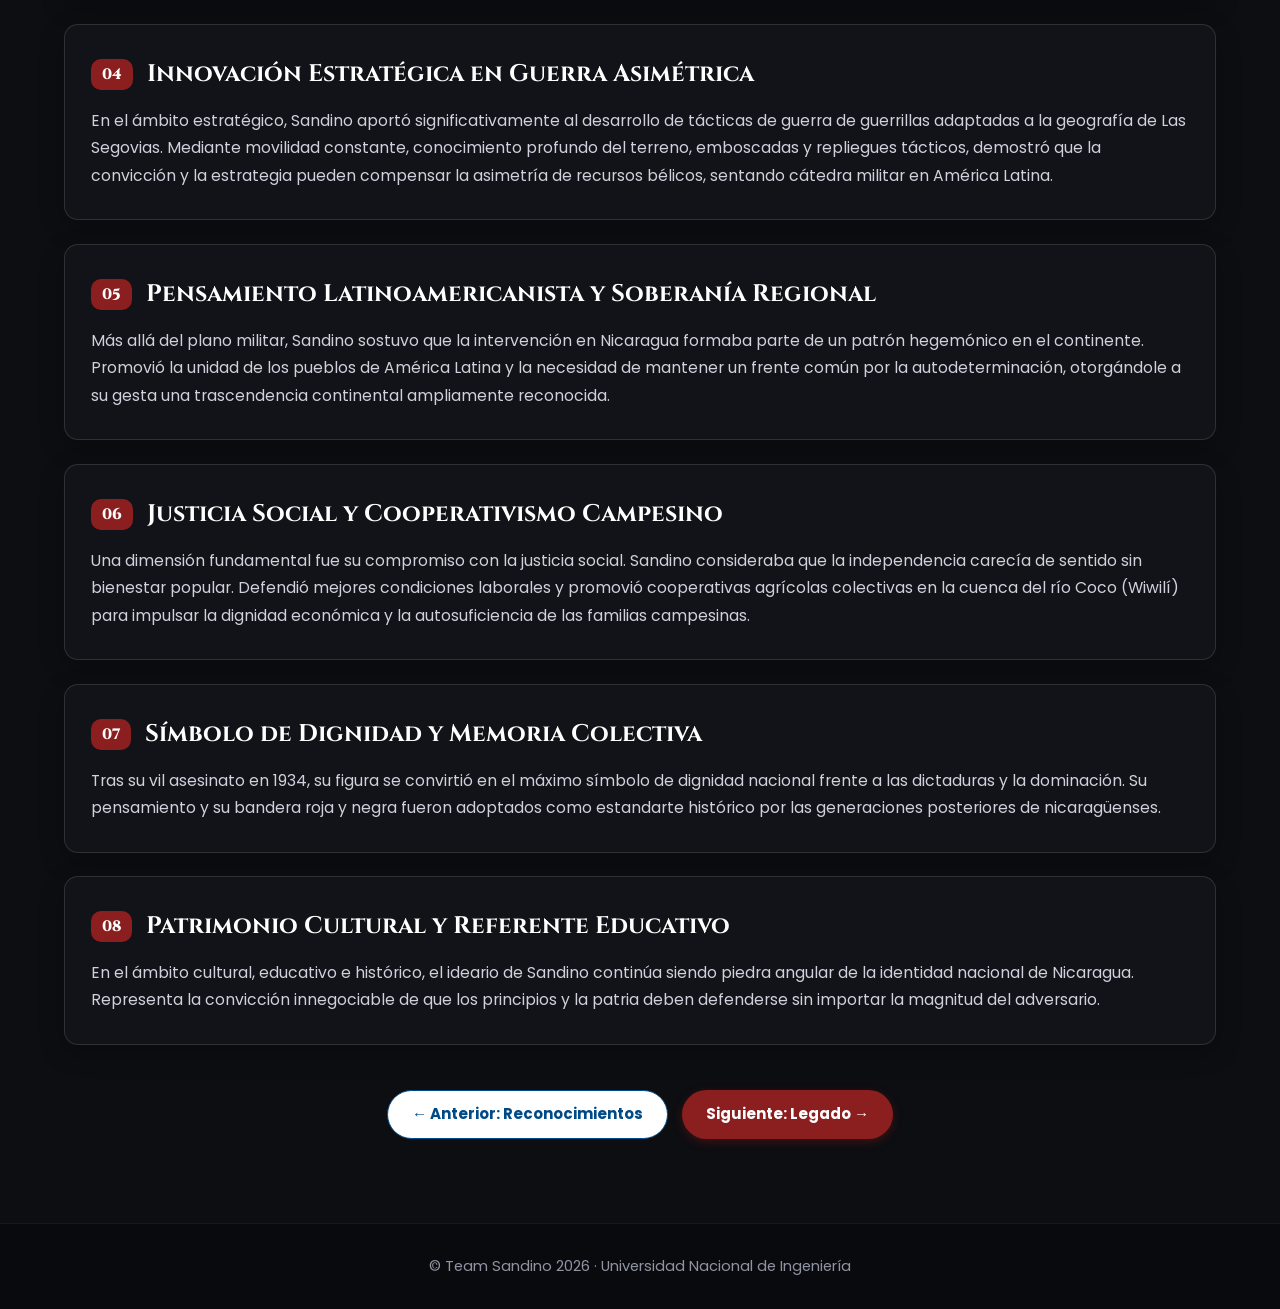
<file: constribuciones.html>
<!DOCTYPE html>
<html lang="es">

<head>
    <meta charset="UTF-8">
    <meta name="viewport" content="width=device-width, initial-scale=1.0">
    <title>Contribuciones de Augusto C. Sandino | General de Hombres Libres</title>
    <!-- Google Fonts -->
    <link rel="preconnect" href="https://fonts.googleapis.com">
    <link rel="preconnect" href="https://fonts.gstatic.com" crossorigin>
    <link href="https://fonts.googleapis.com/css2?family=Cinzel:wght@600;700;900&family=Playfair+Display:ital,wght@0,600;0,800;1,600&family=Poppins:wght@300;400;500;600;700&display=swap" rel="stylesheet">
    <link rel="stylesheet" href="Style/constribuciones.css">
    <link rel="stylesheet" href="responsive.css">
</head>

<body>
    <!-- Barra superior indicadora de progreso de scroll -->
    <div id="scroll-progress-bar" class="scroll-progress-bar" aria-hidden="true"></div>

    <!-- Encabezado con navegación interactiva -->
    <header id="main-header">
        <div class="container">
            <div class="brand">
                <img src="UNI/logo.png" alt="Logo de la Universidad Nacional de Ingeniería" class="logo-uni">
                <p class="logo">Universidad Nacional De Ingeniería</p>
            </div>
            <button id="nav-toggle" class="nav-toggle" type="button" aria-controls="nav-menu"
                aria-expanded="false" aria-label="Abrir menú">
                <span></span>
                <span></span>
                <span></span>
            </button>
            <nav id="nav-menu">
                <a href="index.html" class="nav-link">Inicio</a>
                <a href="index.html#sobre-sandino" class="nav-link">Sobre Sandino</a>
                <a href="Mini_juego/index.html" class="nav-link">🎮 Videojuego Histórico</a>
            </nav>
        </div>
    </header>

    <!-- Sección Hero -->
    <section id="hero">
        <div class="container hero-content">
            <a href="index.html" class="btn btn-back hero-reveal">← Volver al Inicio</a>
            <h1 class="hero-reveal">Contribuciones Históricas</h1>
            <p class="hero-subtitle hero-reveal">Aportes Políticos, Militares, Sociales e Ideológicos para Nicaragua</p>
        </div>
    </section>

    <!-- Sección de Contribuciones -->
    <section id="info-sandino">
        <div class="container">
            <!-- Banner destacado con imagen -->
            <div class="img-container reveal-item">
                <div class="img-wrapper">
                    <img src="UNI/info-contribuciones.jpg" alt="Aportes y contribuciones de Sandino" class="constribucciones-sandino">
                </div>
                <div class="banner-text">
                    <span class="badge">Aportes a la Nación</span>
                    <h2>Augusto C. Sandino</h2>
                    <p>Su papel trascendió el liderazgo armado, convirtiéndose en el forjador de una conciencia nacional basada en la soberanía, la autodeterminación y la dignidad colectiva de Nicaragua y América Latina.</p>
                </div>
            </div>

            <!-- Artículos de contribución -->
            <div class="contribuciones-list">
                <div class="info info-card reveal-item">
                    <div class="card-header-badge">
                        <span class="card-num">01</span>
                        <h2>Afirmación Nacional y Conciencia Soberana</h2>
                    </div>
                    <p>Augusto C. Sandino ocupa un lugar profundamente significativo en la historia de Nicaragua debido a la amplitud y profundidad de sus contribuciones políticas, militares, sociales e ideológicas. Su papel no puede reducirse únicamente al liderazgo de una resistencia armada, sino que debe entenderse como el de un actor histórico que influyó en la construcción de una conciencia nacional basada en la soberanía, la autodeterminación y la dignidad colectiva. En una época de fragilidad institucional, defendió la idea de que Nicaragua tenía el derecho absoluto de decidir su propio destino sin imposiciones externas.</p>
                </div>

                <div class="info info-card reveal-item">
                    <div class="card-header-badge">
                        <span class="card-num">02</span>
                        <h2>Redefinición del Conflicto hacia la Causa Nacional</h2>
                    </div>
                    <p>El contexto histórico en el que actuó Sandino fue determinante. Cuando en 1927 se firmaron acuerdos que permitían la continuidad de la presencia extranjera en Nicaragua, Sandino decidió no aceptar esas condiciones. Esta decisión transformó lo que inicialmente era una disputa política interna entre liberales y conservadores en una gesta patriótica por la soberanía nacional, estableciendo un precedente moral inquebrantable en la historia nicaragüense.</p>
                </div>

                <div class="info info-card reveal-item">
                    <div class="card-header-badge">
                        <span class="card-num">03</span>
                        <h2>Organización Popular y Disciplina Militar (EDSNN)</h2>
                    </div>
                    <p>Para sostener su resistencia, organizó el Ejército Defensor de la Soberanía Nacional de Nicaragua, compuesto principalmente por campesinos y trabajadores rurales con alto compromiso patriótico. La capacidad organizativa de Sandino transformó un grupo reducido de combatientes en una fuerza estructurada, con disciplina, jerarquía y visión de nación, logrando resistir hasta la retirada de las tropas estadounidenses en 1933.</p>
                </div>

                <div class="info info-card reveal-item">
                    <div class="card-header-badge">
                        <span class="card-num">04</span>
                        <h2>Innovación Estratégica en Guerra Asimétrica</h2>
                    </div>
                    <p>En el ámbito estratégico, Sandino aportó significativamente al desarrollo de tácticas de guerra de guerrillas adaptadas a la geografía de Las Segovias. Mediante movilidad constante, conocimiento profundo del terreno, emboscadas y repliegues tácticos, demostró que la convicción y la estrategia pueden compensar la asimetría de recursos bélicos, sentando cátedra militar en América Latina.</p>
                </div>

                <div class="info info-card reveal-item">
                    <div class="card-header-badge">
                        <span class="card-num">05</span>
                        <h2>Pensamiento Latinoamericanista y Soberanía Regional</h2>
                    </div>
                    <p>Más allá del plano militar, Sandino sostuvo que la intervención en Nicaragua formaba parte de un patrón hegemónico en el continente. Promovió la unidad de los pueblos de América Latina y la necesidad de mantener un frente común por la autodeterminación, otorgándole a su gesta una trascendencia continental ampliamente reconocida.</p>
                </div>

                <div class="info info-card reveal-item">
                    <div class="card-header-badge">
                        <span class="card-num">06</span>
                        <h2>Justicia Social y Cooperativismo Campesino</h2>
                    </div>
                    <p>Una dimensión fundamental fue su compromiso con la justicia social. Sandino consideraba que la independencia carecía de sentido sin bienestar popular. Defendió mejores condiciones laborales y promovió cooperativas agrícolas colectivas en la cuenca del río Coco (Wiwilí) para impulsar la dignidad económica y la autosuficiencia de las familias campesinas.</p>
                </div>

                <div class="info info-card reveal-item">
                    <div class="card-header-badge">
                        <span class="card-num">07</span>
                        <h2>Símbolo de Dignidad y Memoria Colectiva</h2>
                    </div>
                    <p>Tras su vil asesinato en 1934, su figura se convirtió en el máximo símbolo de dignidad nacional frente a las dictaduras y la dominación. Su pensamiento y su bandera roja y negra fueron adoptados como estandarte histórico por las generaciones posteriores de nicaragüenses.</p>
                </div>

                <div class="info info-card reveal-item">
                    <div class="card-header-badge">
                        <span class="card-num">08</span>
                        <h2>Patrimonio Cultural y Referente Educativo</h2>
                    </div>
                    <p>En el ámbito cultural, educativo e histórico, el ideario de Sandino continúa siendo piedra angular de la identidad nacional de Nicaragua. Representa la convicción innegociable de que los principios y la patria deben defenderse sin importar la magnitud del adversario.</p>
                </div>
            </div>

            <!-- Navegación entre temas -->
            <div class="page-actions reveal-item">
                <a href="reconocimiento.html" class="btn btn-outline">← Anterior: Reconocimientos</a>
                <a href="legado.html" class="btn btn-primary">Siguiente: Legado →</a>
            </div>
        </div>
    </section>

    <!-- Pie de página -->
    <footer>
        <div class="container">
            <p>&copy; Team Sandino 2026 · Universidad Nacional de Ingeniería</p>
        </div>
    </footer>

    <!-- Botón flotante para volver arriba -->
    <button id="btn-back-to-top" class="btn-back-to-top" aria-label="Volver arriba" title="Volver arriba">
        <svg viewBox="0 0 24 24" width="22" height="22" fill="none" stroke="currentColor" stroke-width="2.5" stroke-linecap="round" stroke-linejoin="round">
            <polyline points="18 15 12 9 6 15"></polyline>
        </svg>
    </button>

    <!-- Scripts de interactividad y animaciones -->
    <script src="JavaScript/animations.js" defer></script>
    <script src="JavaScript/scroll.js" defer></script>
    <script src="JavaScript/main.js" defer></script>
</body>

</html>
</file>
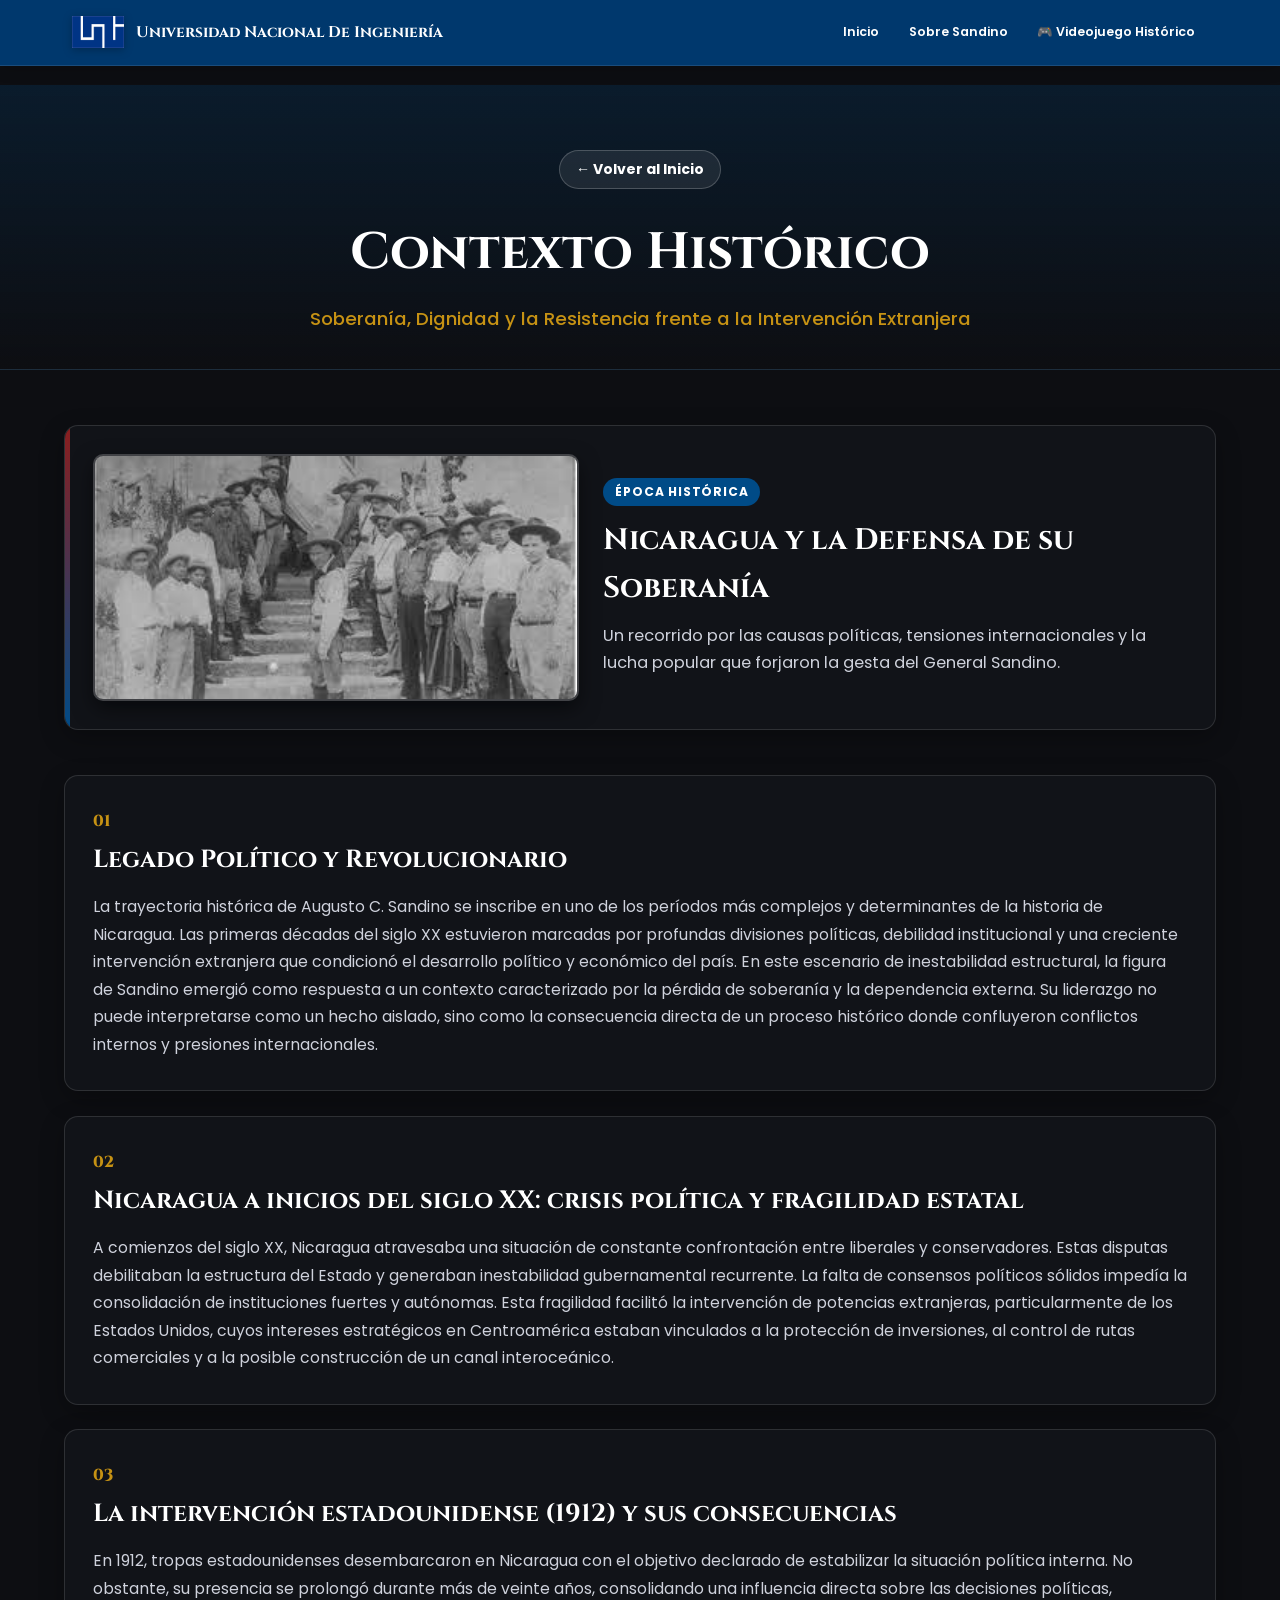
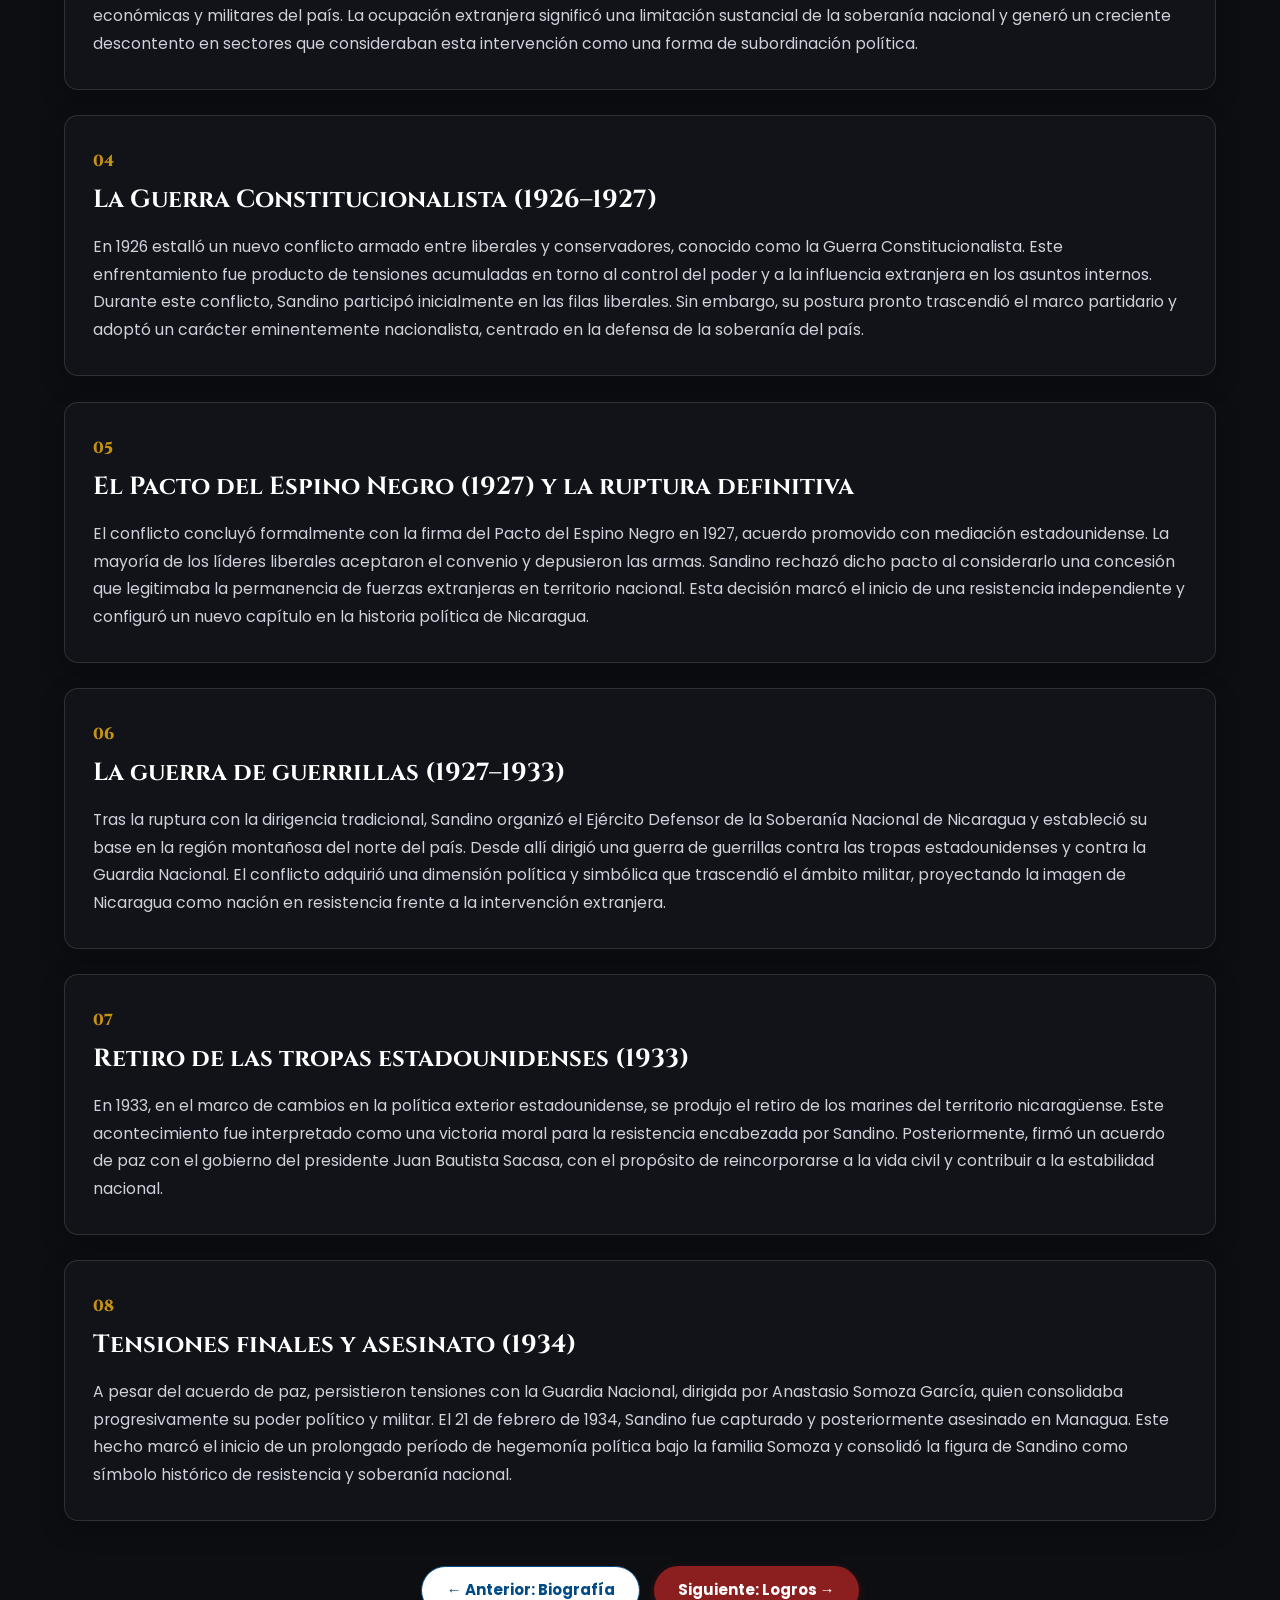
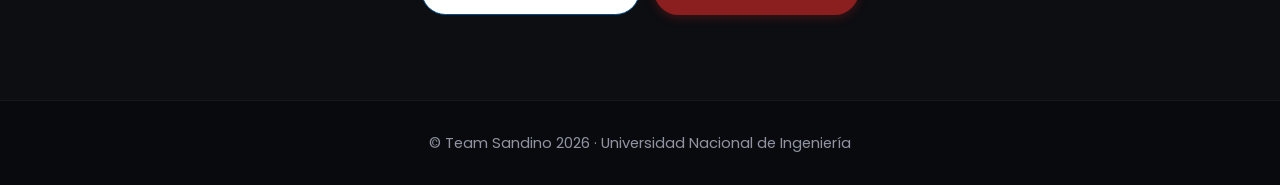
<file: contexto-historico.html>
<!DOCTYPE html>
<html lang="es">

<head>
    <meta charset="UTF-8">
    <meta name="viewport" content="width=device-width, initial-scale=1.0">
    <title>Contexto Histórico | Augusto C. Sandino</title>
    <!-- Google Fonts -->
    <link rel="preconnect" href="https://fonts.googleapis.com">
    <link rel="preconnect" href="https://fonts.gstatic.com" crossorigin>
    <link
        href="https://fonts.googleapis.com/css2?family=Cinzel:wght@600;700;900&family=Playfair+Display:ital,wght@0,600;0,800;1,600&family=Poppins:wght@300;400;500;600;700&display=swap"
        rel="stylesheet">
    <link rel="stylesheet" href="Style/contexto-historico.css">
    <link rel="stylesheet" href="responsive.css">
</head>

<body>
    <!-- Barra superior indicadora de progreso de scroll -->
    <div id="scroll-progress-bar" class="scroll-progress-bar" aria-hidden="true"></div>

    <!-- Encabezado con navegación interactiva -->
    <header id="main-header">
        <div class="container">
            <div class="brand">
                <img src="UNI/logo.png" alt="Logo de la Universidad Nacional de Ingeniería" class="logo-uni">
                <p class="logo">Universidad Nacional De Ingeniería</p>
            </div>
            <button id="nav-toggle" class="nav-toggle" type="button" aria-controls="nav-menu"
                aria-expanded="false" aria-label="Abrir menú">
                <span></span>
                <span></span>
                <span></span>
            </button>
            <nav id="nav-menu">
                <a href="index.html" class="nav-link">Inicio</a>
                <a href="index.html#sobre-sandino" class="nav-link">Sobre Sandino</a>
                <a href="Mini_juego/index.html" class="nav-link">🎮 Videojuego Histórico</a>
            </nav>
        </div>
    </header>

    <!-- Sección Hero de la página -->
    <section id="hero">
        <div class="container hero-content">
            <a href="index.html" class="btn btn-back hero-reveal">← Volver al Inicio</a>
            <h1 class="hero-reveal">Contexto Histórico</h1>
            <p class="hero-subtitle hero-reveal">Soberanía, Dignidad y la Resistencia frente a la Intervención
                Extranjera</p>
        </div>
    </section>

    <!-- Sección principal de contenido histórico -->
    <section id="info-sandino">
        <div class="container">
            <!-- Banner destacado con imagen -->
            <div class="img-container reveal-item">
                <div class="img-wrapper">
                    <img src="UNI/info-contexto-historico.jpg" alt="Tropas y contexto histórico de Nicaragua"
                        class="img-contexto">
                </div>
                <div class="banner-text">
                    <span class="badge">Época Histórica</span>
                    <h2>Nicaragua y la Defensa de su Soberanía</h2>
                    <p>Un recorrido por las causas políticas, tensiones internacionales y la lucha popular que forjaron
                        la gesta del General Sandino.</p>
                </div>
            </div>

            <!-- Artículos / Bloques históricos -->
            <div class="articles-grid">
                <div class="info info-card reveal-item">
                    <span class="step-num">01</span>
                    <h2>Legado Político y Revolucionario</h2>
                    <p>La trayectoria histórica de Augusto C. Sandino se inscribe en uno de los períodos más complejos y
                        determinantes de la historia de Nicaragua. Las primeras décadas del siglo XX estuvieron marcadas
                        por profundas divisiones políticas, debilidad institucional y una creciente intervención
                        extranjera que condicionó el desarrollo político y económico del país. En este escenario de
                        inestabilidad estructural, la figura de Sandino emergió como respuesta a un contexto
                        caracterizado por la pérdida de soberanía y la dependencia externa. Su liderazgo no puede
                        interpretarse como un hecho aislado, sino como la consecuencia directa de un proceso histórico
                        donde confluyeron conflictos internos y presiones internacionales.</p>
                </div>

                <div class="info info-card reveal-item">
                    <span class="step-num">02</span>
                    <h2>Nicaragua a inicios del siglo XX: crisis política y fragilidad estatal</h2>
                    <p>A comienzos del siglo XX, Nicaragua atravesaba una situación de constante confrontación entre
                        liberales y conservadores. Estas disputas debilitaban la estructura del Estado y generaban
                        inestabilidad gubernamental recurrente. La falta de consensos políticos sólidos impedía la
                        consolidación de instituciones fuertes y autónomas. Esta fragilidad facilitó la intervención de
                        potencias extranjeras, particularmente de los Estados Unidos, cuyos intereses estratégicos en
                        Centroamérica estaban vinculados a la protección de inversiones, al control de rutas comerciales
                        y a la posible construcción de un canal interoceánico.</p>
                </div>

                <div class="info info-card reveal-item">
                    <span class="step-num">03</span>
                    <h2>La intervención estadounidense (1912) y sus consecuencias</h2>
                    <p>En 1912, tropas estadounidenses desembarcaron en Nicaragua con el objetivo declarado de
                        estabilizar la situación política interna. No obstante, su presencia se prolongó durante más de
                        veinte años, consolidando una influencia directa sobre las decisiones políticas, económicas y
                        militares del país. La ocupación extranjera significó una limitación sustancial de la soberanía
                        nacional y generó un creciente descontento en sectores que consideraban esta intervención como
                        una forma de subordinación política.</p>
                </div>

                <div class="info info-card reveal-item">
                    <span class="step-num">04</span>
                    <h2>La Guerra Constitucionalista (1926–1927)</h2>
                    <p>En 1926 estalló un nuevo conflicto armado entre liberales y conservadores, conocido como la
                        Guerra Constitucionalista. Este enfrentamiento fue producto de tensiones acumuladas en torno al
                        control del poder y a la influencia extranjera en los asuntos internos. Durante este conflicto,
                        Sandino participó inicialmente en las filas liberales. Sin embargo, su postura pronto trascendió
                        el marco partidario y adoptó un carácter eminentemente nacionalista, centrado en la defensa de
                        la soberanía del país.</p>
                </div>

                <div class="info info-card reveal-item">
                    <span class="step-num">05</span>
                    <h2>El Pacto del Espino Negro (1927) y la ruptura definitiva</h2>
                    <p>El conflicto concluyó formalmente con la firma del Pacto del Espino Negro en 1927, acuerdo
                        promovido con mediación estadounidense. La mayoría de los líderes liberales aceptaron el
                        convenio y depusieron las armas. Sandino rechazó dicho pacto al considerarlo una concesión que
                        legitimaba la permanencia de fuerzas extranjeras en territorio nacional. Esta decisión marcó el
                        inicio de una resistencia independiente y configuró un nuevo capítulo en la historia política de
                        Nicaragua.</p>
                </div>

                <div class="info info-card reveal-item">
                    <span class="step-num">06</span>
                    <h2>La guerra de guerrillas (1927–1933)</h2>
                    <p>Tras la ruptura con la dirigencia tradicional, Sandino organizó el Ejército Defensor de la
                        Soberanía Nacional de Nicaragua y estableció su base en la región montañosa del norte del país.
                        Desde allí dirigió una guerra de guerrillas contra las tropas estadounidenses y contra la
                        Guardia Nacional. El conflicto adquirió una dimensión política y simbólica que trascendió el
                        ámbito militar, proyectando la imagen de Nicaragua como nación en resistencia frente a la
                        intervención extranjera.</p>
                </div>

                <div class="info info-card reveal-item">
                    <span class="step-num">07</span>
                    <h2>Retiro de las tropas estadounidenses (1933)</h2>
                    <p>En 1933, en el marco de cambios en la política exterior estadounidense, se produjo el retiro de
                        los marines del territorio nicaragüense. Este acontecimiento fue interpretado como una victoria
                        moral para la resistencia encabezada por Sandino. Posteriormente, firmó un acuerdo de paz con el
                        gobierno del presidente Juan Bautista Sacasa, con el propósito de reincorporarse a la vida civil
                        y contribuir a la estabilidad nacional.</p>
                </div>

                <div class="info info-card reveal-item">
                    <span class="step-num">08</span>
                    <h2>Tensiones finales y asesinato (1934)</h2>
                    <p>A pesar del acuerdo de paz, persistieron tensiones con la Guardia Nacional, dirigida por
                        Anastasio Somoza García, quien consolidaba progresivamente su poder político y militar. El 21 de
                        febrero de 1934, Sandino fue capturado y posteriormente asesinado en Managua. Este hecho marcó
                        el inicio de un prolongado período de hegemonía política bajo la familia Somoza y consolidó la
                        figura de Sandino como símbolo histórico de resistencia y soberanía nacional.</p>
                </div>
            </div>

            <!-- Navegación entre temas -->
            <div class="page-actions reveal-item">
                <a href="biografia.html" class="btn btn-outline">← Anterior: Biografía</a>
                <a href="logros.html" class="btn btn-primary">Siguiente: Logros →</a>
            </div>
        </div>
    </section>

    <!-- Pie de página -->
    <footer>
        <div class="container">
            <p>&copy; Team Sandino 2026 · Universidad Nacional de Ingeniería</p>
        </div>
    </footer>

    <!-- Botón flotante para volver arriba -->
    <button id="btn-back-to-top" class="btn-back-to-top" aria-label="Volver arriba" title="Volver arriba">
        <svg viewBox="0 0 24 24" width="22" height="22" fill="none" stroke="currentColor" stroke-width="2.5"
            stroke-linecap="round" stroke-linejoin="round">
            <polyline points="18 15 12 9 6 15"></polyline>
        </svg>
    </button>

    <!-- Scripts de interactividad y animaciones -->
    <script src="JavaScript/animations.js" defer></script>
    <script src="JavaScript/scroll.js" defer></script>
    <script src="JavaScript/main.js" defer></script>
</body>

</html>
</file>
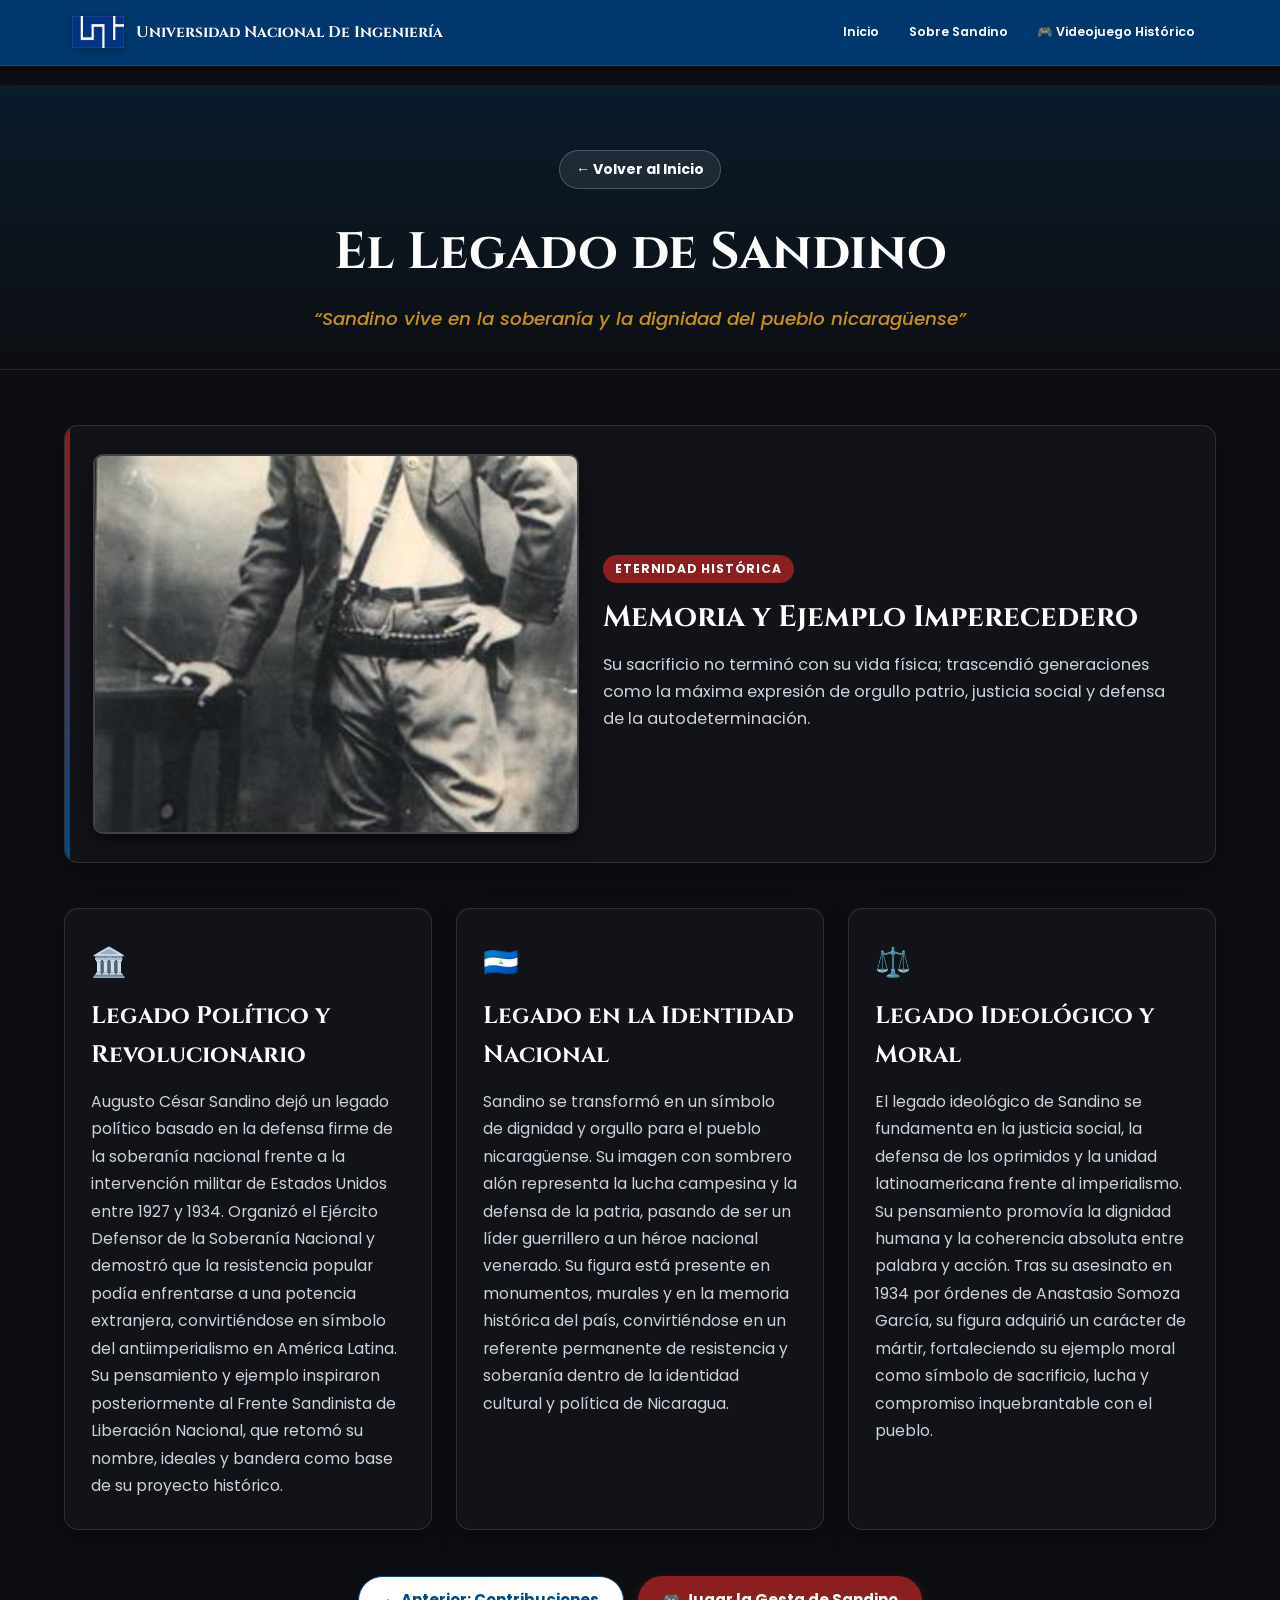
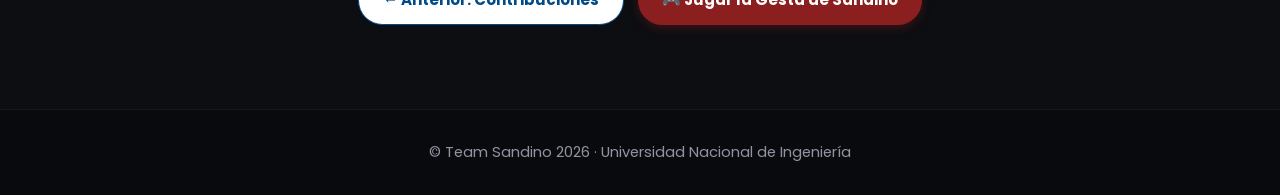
<file: legado.html>
<!DOCTYPE html>
<html lang="es">

<head>
    <meta charset="UTF-8">
    <meta name="viewport" content="width=device-width, initial-scale=1.0">
    <title>Legado de Augusto C. Sandino | General de Hombres Libres</title>
    <!-- Google Fonts -->
    <link rel="preconnect" href="https://fonts.googleapis.com">
    <link rel="preconnect" href="https://fonts.gstatic.com" crossorigin>
    <link href="https://fonts.googleapis.com/css2?family=Cinzel:wght@600;700;900&family=Playfair+Display:ital,wght@0,600;0,800;1,600&family=Poppins:wght@300;400;500;600;700&display=swap" rel="stylesheet">
    <link rel="stylesheet" href="Style/legado.css">
    <link rel="stylesheet" href="responsive.css">
</head>

<body>
    <!-- Barra superior indicadora de progreso de scroll -->
    <div id="scroll-progress-bar" class="scroll-progress-bar" aria-hidden="true"></div>

    <!-- Encabezado con navegación interactiva -->
    <header id="main-header">
        <div class="container">
            <div class="brand">
                <img src="UNI/logo.png" alt="Logo de la Universidad Nacional de Ingeniería" class="logo-uni">
                <p class="logo">Universidad Nacional De Ingeniería</p>
            </div>
            <button id="nav-toggle" class="nav-toggle" type="button" aria-controls="nav-menu"
                aria-expanded="false" aria-label="Abrir menú">
                <span></span>
                <span></span>
                <span></span>
            </button>
            <nav id="nav-menu">
                <a href="index.html" class="nav-link">Inicio</a>
                <a href="index.html#sobre-sandino" class="nav-link">Sobre Sandino</a>
                <a href="Mini_juego/index.html" class="nav-link">🎮 Videojuego Histórico</a>
            </nav>
        </div>
    </header>

    <!-- Sección Hero -->
    <section id="hero">
        <div class="container hero-content">
            <a href="index.html" class="btn btn-back hero-reveal">← Volver al Inicio</a>
            <h1 class="hero-reveal">El Legado de Sandino</h1>
            <p class="hero-subtitle hero-reveal">“Sandino vive en la soberanía y la dignidad del pueblo nicaragüense”</p>
        </div>
    </section>

    <!-- Sección de Legado -->
    <section id="info-sandino">
        <div class="container">
            <!-- Banner destacado con imagen -->
            <div class="img-container reveal-item">
                <div class="img-wrapper">
                    <img src="UNI/legado.jpg" alt="Estatua y silueta del legado de Sandino" class="img-legado">
                </div>
                <div class="banner-text">
                    <span class="badge">Eternidad Histórica</span>
                    <h2>Memoria y Ejemplo Imperecedero</h2>
                    <p>Su sacrificio no terminó con su vida física; trascendió generaciones como la máxima expresión de orgullo patrio, justicia social y defensa de la autodeterminación.</p>
                </div>
            </div>

            <!-- Pilares del Legado -->
            <div class="legado-grid">
                <div class="info info-card reveal-item">
                    <div class="legado-icon-wrap">🏛️</div>
                    <h3>Legado Político y Revolucionario</h3>
                    <p>Augusto César Sandino dejó un legado político basado en la defensa firme de la soberanía nacional frente a la intervención militar de Estados Unidos entre 1927 y 1934. Organizó el Ejército Defensor de la Soberanía Nacional y demostró que la resistencia popular podía enfrentarse a una potencia extranjera, convirtiéndose en símbolo del antiimperialismo en América Latina. Su pensamiento y ejemplo inspiraron posteriormente al Frente Sandinista de Liberación Nacional, que retomó su nombre, ideales y bandera como base de su proyecto histórico.</p>
                </div>

                <div class="info info-card reveal-item">
                    <div class="legado-icon-wrap">🇳🇮</div>
                    <h3>Legado en la Identidad Nacional</h3>
                    <p>Sandino se transformó en un símbolo de dignidad y orgullo para el pueblo nicaragüense. Su imagen con sombrero alón representa la lucha campesina y la defensa de la patria, pasando de ser un líder guerrillero a un héroe nacional venerado. Su figura está presente en monumentos, murales y en la memoria histórica del país, convirtiéndose en un referente permanente de resistencia y soberanía dentro de la identidad cultural y política de Nicaragua.</p>
                </div>

                <div class="info info-card reveal-item">
                    <div class="legado-icon-wrap">⚖️</div>
                    <h3>Legado Ideológico y Moral</h3>
                    <p>El legado ideológico de Sandino se fundamenta en la justicia social, la defensa de los oprimidos y la unidad latinoamericana frente al imperialismo. Su pensamiento promovía la dignidad humana y la coherencia absoluta entre palabra y acción. Tras su asesinato en 1934 por órdenes de Anastasio Somoza García, su figura adquirió un carácter de mártir, fortaleciendo su ejemplo moral como símbolo de sacrificio, lucha y compromiso inquebrantable con el pueblo.</p>
                </div>
            </div>

            <!-- Navegación y llamada a la acción -->
            <div class="page-actions reveal-item">
                <a href="constribuciones.html" class="btn btn-outline">← Anterior: Contribuciones</a>
                <a href="Mini_juego/index.html" class="btn btn-primary">🎮 Jugar la Gesta de Sandino</a>
            </div>
        </div>
    </section>

    <!-- Pie de página -->
    <footer>
        <div class="container">
            <p>&copy; Team Sandino 2026 · Universidad Nacional de Ingeniería</p>
        </div>
    </footer>

    <!-- Botón flotante para volver arriba -->
    <button id="btn-back-to-top" class="btn-back-to-top" aria-label="Volver arriba" title="Volver arriba">
        <svg viewBox="0 0 24 24" width="22" height="22" fill="none" stroke="currentColor" stroke-width="2.5" stroke-linecap="round" stroke-linejoin="round">
            <polyline points="18 15 12 9 6 15"></polyline>
        </svg>
    </button>

    <!-- Scripts de interactividad y animaciones -->
    <script src="JavaScript/animations.js" defer></script>
    <script src="JavaScript/scroll.js" defer></script>
    <script src="JavaScript/main.js" defer></script>
</body>

</html>
</file>
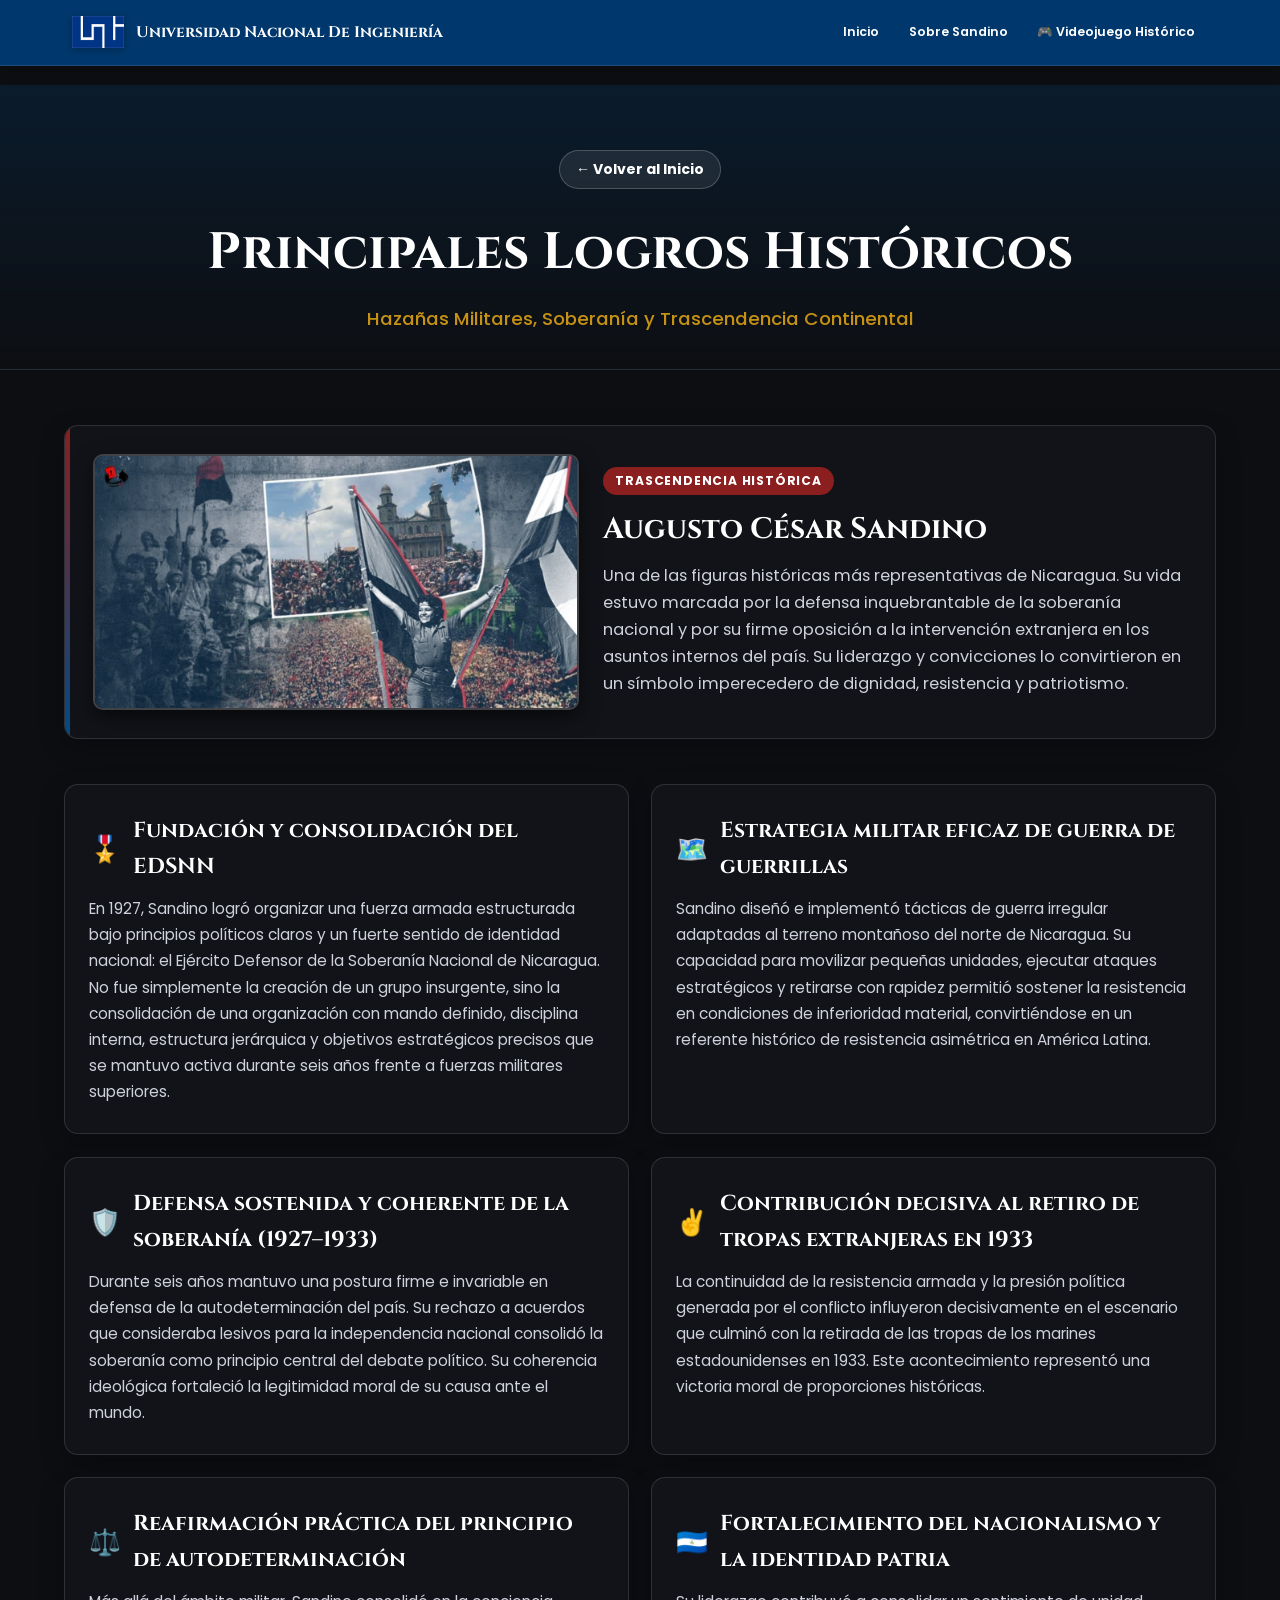
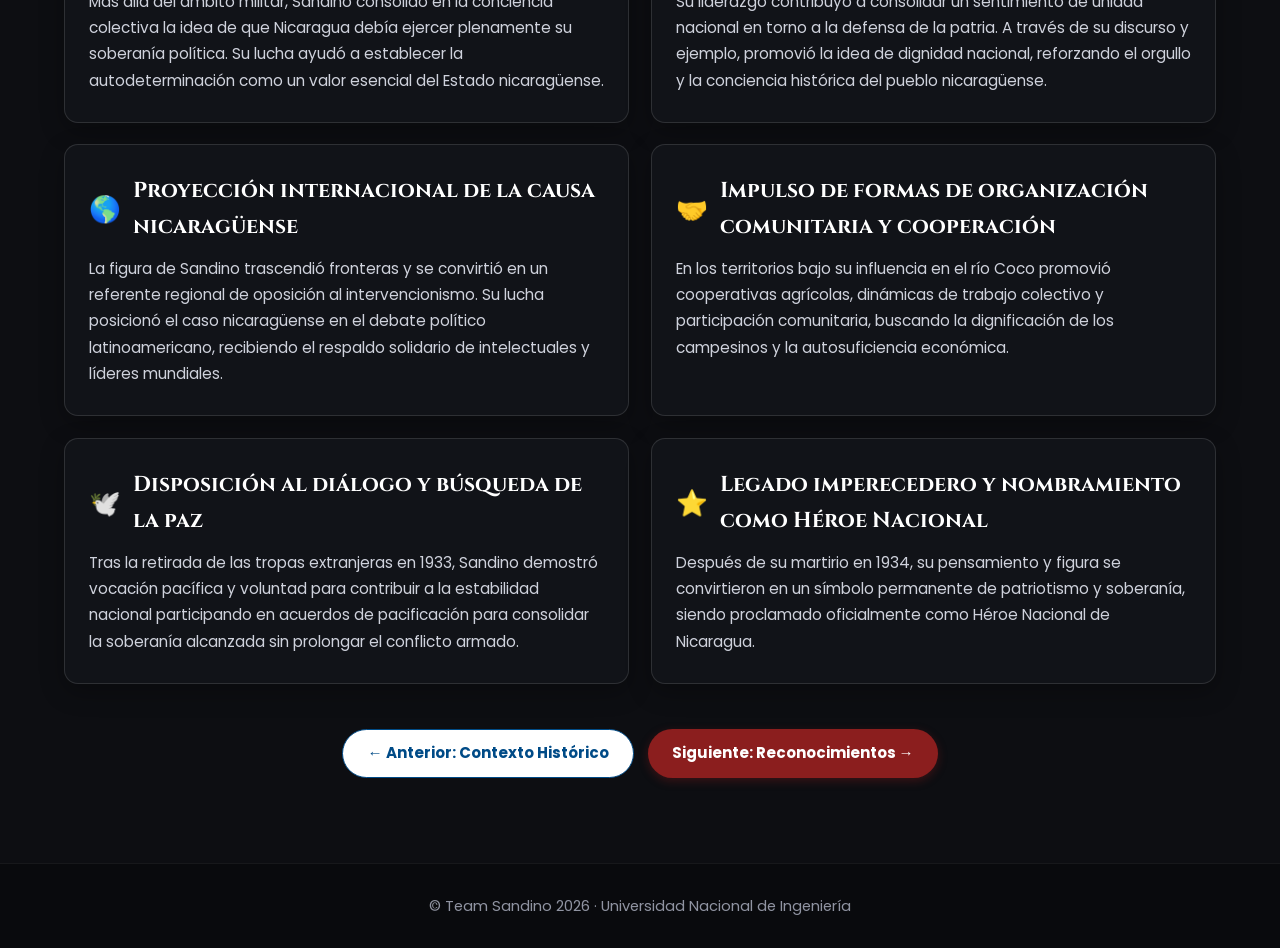
<file: logros.html>
<!DOCTYPE html>
<html lang="es">

<head>
    <meta charset="UTF-8">
    <meta name="viewport" content="width=device-width, initial-scale=1.0">
    <title>Logros de Augusto C. Sandino | General de Hombres Libres</title>
    <!-- Google Fonts -->
    <link rel="preconnect" href="https://fonts.googleapis.com">
    <link rel="preconnect" href="https://fonts.gstatic.com" crossorigin>
    <link href="https://fonts.googleapis.com/css2?family=Cinzel:wght@600;700;900&family=Playfair+Display:ital,wght@0,600;0,800;1,600&family=Poppins:wght@300;400;500;600;700&display=swap" rel="stylesheet">
    <link rel="stylesheet" href="Style/logros.css">
    <link rel="stylesheet" href="responsive.css">
</head>

<body>
    <!-- Barra superior indicadora de progreso de scroll -->
    <div id="scroll-progress-bar" class="scroll-progress-bar" aria-hidden="true"></div>

    <!-- Encabezado con navegación interactiva -->
    <header id="main-header">
        <div class="container">
            <div class="brand">
                <img src="UNI/logo.png" alt="Logo de la Universidad Nacional de Ingeniería" class="logo-uni">
                <p class="logo">Universidad Nacional De Ingeniería</p>
            </div>
            <button id="nav-toggle" class="nav-toggle" type="button" aria-controls="nav-menu"
                aria-expanded="false" aria-label="Abrir menú">
                <span></span>
                <span></span>
                <span></span>
            </button>
            <nav id="nav-menu">
                <a href="index.html" class="nav-link">Inicio</a>
                <a href="index.html#sobre-sandino" class="nav-link">Sobre Sandino</a>
                <a href="Mini_juego/index.html" class="nav-link">🎮 Videojuego Histórico</a>
            </nav>
        </div>
    </header>

    <!-- Sección Hero -->
    <section id="hero">
        <div class="container hero-content">
            <a href="index.html" class="btn btn-back hero-reveal">← Volver al Inicio</a>
            <h1 class="hero-reveal">Principales Logros Históricos</h1>
            <p class="hero-subtitle hero-reveal">Hazañas Militares, Soberanía y Trascendencia Continental</p>
        </div>
    </section>

    <!-- Sección de Logros -->
    <section id="info-sandino">
        <div class="container">
            <!-- Introducción destacada -->
            <div class="img-container reveal-item">
                <div class="img-wrapper">
                    <img src="UNI/info-logros.jpg" alt="Logros de Augusto C. Sandino" class="img-logros">
                </div>
                <div class="banner-text">
                    <span class="badge">Trascendencia Histórica</span>
                    <h2>Augusto César Sandino</h2>
                    <p>Una de las figuras históricas más representativas de Nicaragua. Su vida estuvo marcada por la defensa inquebrantable de la soberanía nacional y por su firme oposición a la intervención extranjera en los asuntos internos del país. Su liderazgo y convicciones lo convirtieron en un símbolo imperecedero de dignidad, resistencia y patriotismo.</p>
                </div>
            </div>

            <!-- Listado interactivo de logros -->
            <div class="logros-grid">
                <div class="info info-card reveal-item">
                    <div class="logro-header">
                        <span class="logro-icon">🎖️</span>
                        <h2>Fundación y consolidación del EDSNN</h2>
                    </div>
                    <p>En 1927, Sandino logró organizar una fuerza armada estructurada bajo principios políticos claros y un fuerte sentido de identidad nacional: el Ejército Defensor de la Soberanía Nacional de Nicaragua. No fue simplemente la creación de un grupo insurgente, sino la consolidación de una organización con mando definido, disciplina interna, estructura jerárquica y objetivos estratégicos precisos que se mantuvo activa durante seis años frente a fuerzas militares superiores.</p>
                </div>

                <div class="info info-card reveal-item">
                    <div class="logro-header">
                        <span class="logro-icon">🗺️</span>
                        <h2>Estrategia militar eficaz de guerra de guerrillas</h2>
                    </div>
                    <p>Sandino diseñó e implementó tácticas de guerra irregular adaptadas al terreno montañoso del norte de Nicaragua. Su capacidad para movilizar pequeñas unidades, ejecutar ataques estratégicos y retirarse con rapidez permitió sostener la resistencia en condiciones de inferioridad material, convirtiéndose en un referente histórico de resistencia asimétrica en América Latina.</p>
                </div>

                <div class="info info-card reveal-item">
                    <div class="logro-header">
                        <span class="logro-icon">🛡️</span>
                        <h2>Defensa sostenida y coherente de la soberanía (1927–1933)</h2>
                    </div>
                    <p>Durante seis años mantuvo una postura firme e invariable en defensa de la autodeterminación del país. Su rechazo a acuerdos que consideraba lesivos para la independencia nacional consolidó la soberanía como principio central del debate político. Su coherencia ideológica fortaleció la legitimidad moral de su causa ante el mundo.</p>
                </div>

                <div class="info info-card reveal-item">
                    <div class="logro-header">
                        <span class="logro-icon">✌️</span>
                        <h2>Contribución decisiva al retiro de tropas extranjeras en 1933</h2>
                    </div>
                    <p>La continuidad de la resistencia armada y la presión política generada por el conflicto influyeron decisivamente en el escenario que culminó con la retirada de las tropas de los marines estadounidenses en 1933. Este acontecimiento representó una victoria moral de proporciones históricas.</p>
                </div>

                <div class="info info-card reveal-item">
                    <div class="logro-header">
                        <span class="logro-icon">⚖️</span>
                        <h2>Reafirmación práctica del principio de autodeterminación</h2>
                    </div>
                    <p>Más allá del ámbito militar, Sandino consolidó en la conciencia colectiva la idea de que Nicaragua debía ejercer plenamente su soberanía política. Su lucha ayudó a establecer la autodeterminación como un valor esencial del Estado nicaragüense.</p>
                </div>

                <div class="info info-card reveal-item">
                    <div class="logro-header">
                        <span class="logro-icon">🇳🇮</span>
                        <h2>Fortalecimiento del nacionalismo y la identidad patria</h2>
                    </div>
                    <p>Su liderazgo contribuyó a consolidar un sentimiento de unidad nacional en torno a la defensa de la patria. A través de su discurso y ejemplo, promovió la idea de dignidad nacional, reforzando el orgullo y la conciencia histórica del pueblo nicaragüense.</p>
                </div>

                <div class="info info-card reveal-item">
                    <div class="logro-header">
                        <span class="logro-icon">🌎</span>
                        <h2>Proyección internacional de la causa nicaragüense</h2>
                    </div>
                    <p>La figura de Sandino trascendió fronteras y se convirtió en un referente regional de oposición al intervencionismo. Su lucha posicionó el caso nicaragüense en el debate político latinoamericano, recibiendo el respaldo solidario de intelectuales y líderes mundiales.</p>
                </div>

                <div class="info info-card reveal-item">
                    <div class="logro-header">
                        <span class="logro-icon">🤝</span>
                        <h2>Impulso de formas de organización comunitaria y cooperación</h2>
                    </div>
                    <p>En los territorios bajo su influencia en el río Coco promovió cooperativas agrícolas, dinámicas de trabajo colectivo y participación comunitaria, buscando la dignificación de los campesinos y la autosuficiencia económica.</p>
                </div>

                <div class="info info-card reveal-item">
                    <div class="logro-header">
                        <span class="logro-icon">🕊️</span>
                        <h2>Disposición al diálogo y búsqueda de la paz</h2>
                    </div>
                    <p>Tras la retirada de las tropas extranjeras en 1933, Sandino demostró vocación pacífica y voluntad para contribuir a la estabilidad nacional participando en acuerdos de pacificación para consolidar la soberanía alcanzada sin prolongar el conflicto armado.</p>
                </div>

                <div class="info info-card reveal-item">
                    <div class="logro-header">
                        <span class="logro-icon">⭐</span>
                        <h2>Legado imperecedero y nombramiento como Héroe Nacional</h2>
                    </div>
                    <p>Después de su martirio en 1934, su pensamiento y figura se convirtieron en un símbolo permanente de patriotismo y soberanía, siendo proclamado oficialmente como Héroe Nacional de Nicaragua.</p>
                </div>
            </div>

            <!-- Navegación entre temas -->
            <div class="page-actions reveal-item">
                <a href="contexto-historico.html" class="btn btn-outline">← Anterior: Contexto Histórico</a>
                <a href="reconocimiento.html" class="btn btn-primary">Siguiente: Reconocimientos →</a>
            </div>
        </div>
    </section>

    <!-- Pie de página -->
    <footer>
        <div class="container">
            <p>&copy; Team Sandino 2026 · Universidad Nacional de Ingeniería</p>
        </div>
    </footer>

    <!-- Botón flotante para volver arriba -->
    <button id="btn-back-to-top" class="btn-back-to-top" aria-label="Volver arriba" title="Volver arriba">
        <svg viewBox="0 0 24 24" width="22" height="22" fill="none" stroke="currentColor" stroke-width="2.5" stroke-linecap="round" stroke-linejoin="round">
            <polyline points="18 15 12 9 6 15"></polyline>
        </svg>
    </button>

    <!-- Scripts de interactividad y animaciones -->
    <script src="JavaScript/animations.js" defer></script>
    <script src="JavaScript/scroll.js" defer></script>
    <script src="JavaScript/main.js" defer></script>
</body>

</html>
</file>
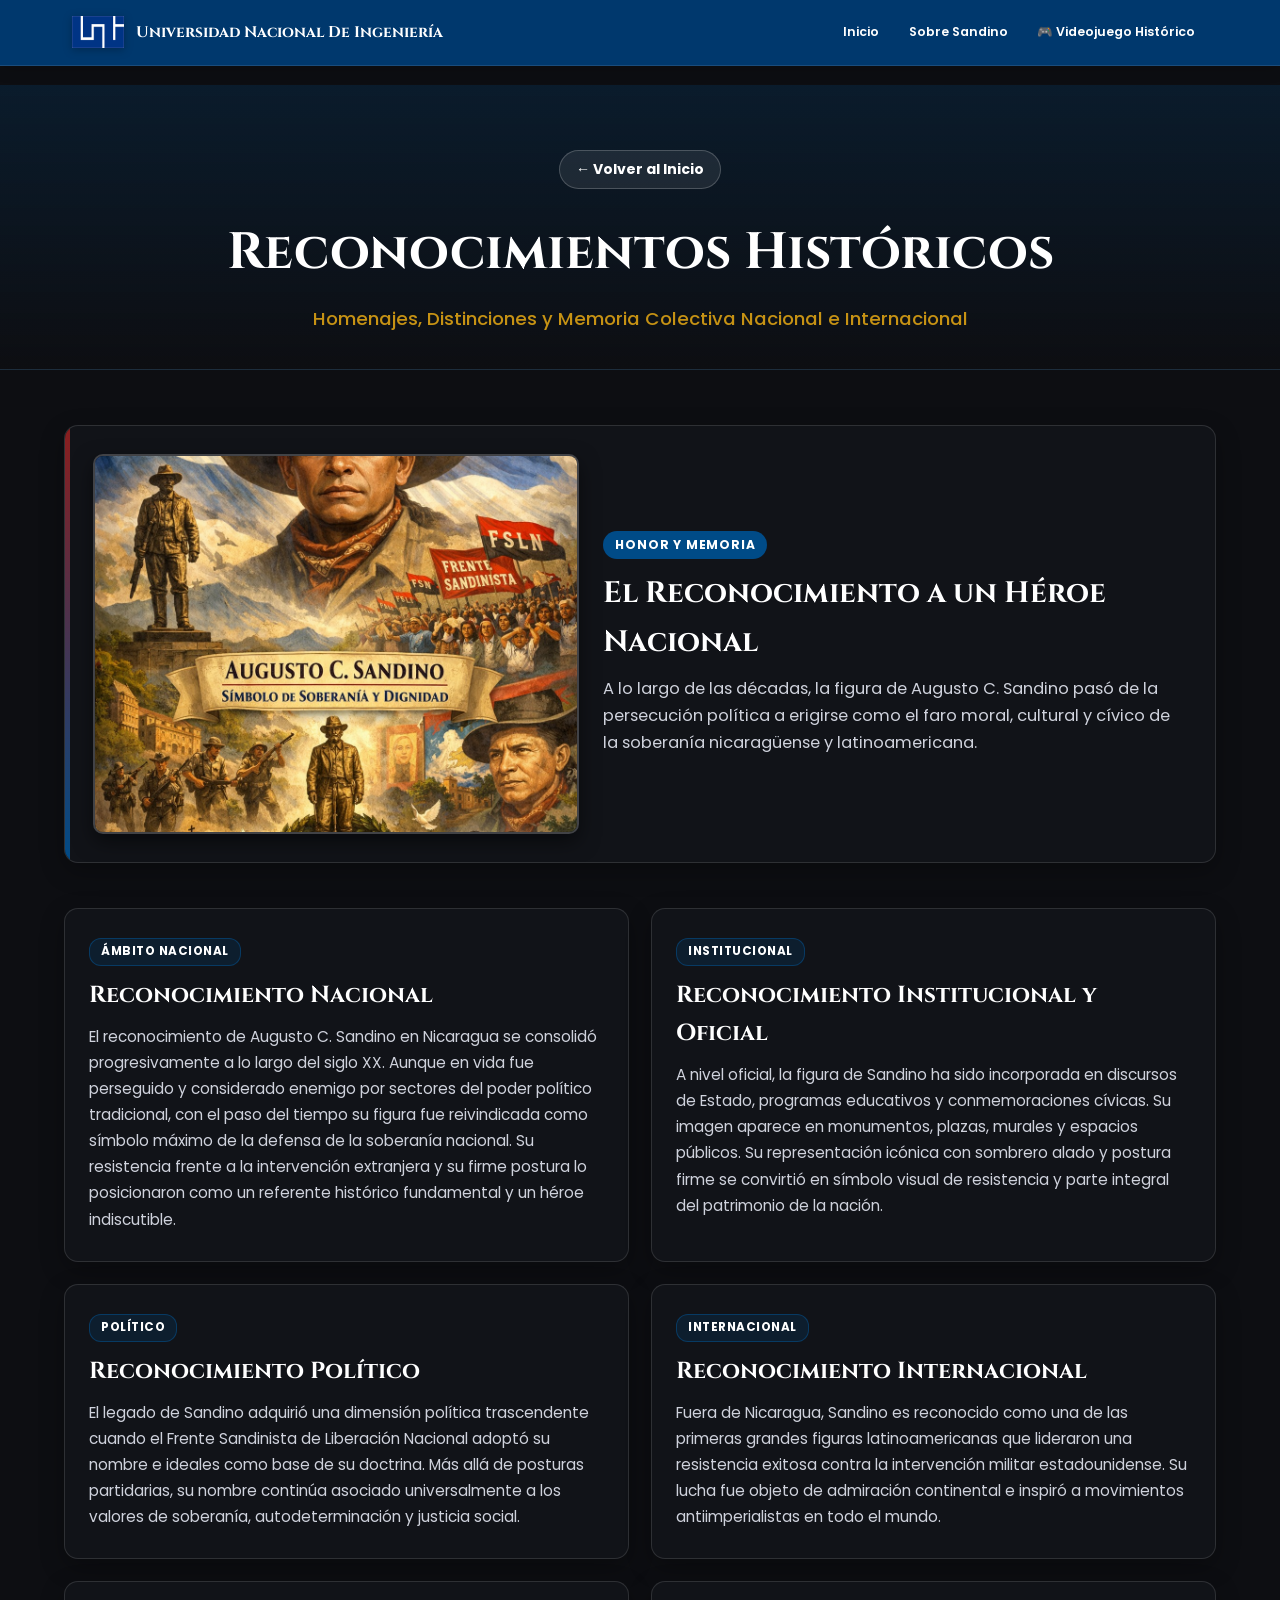
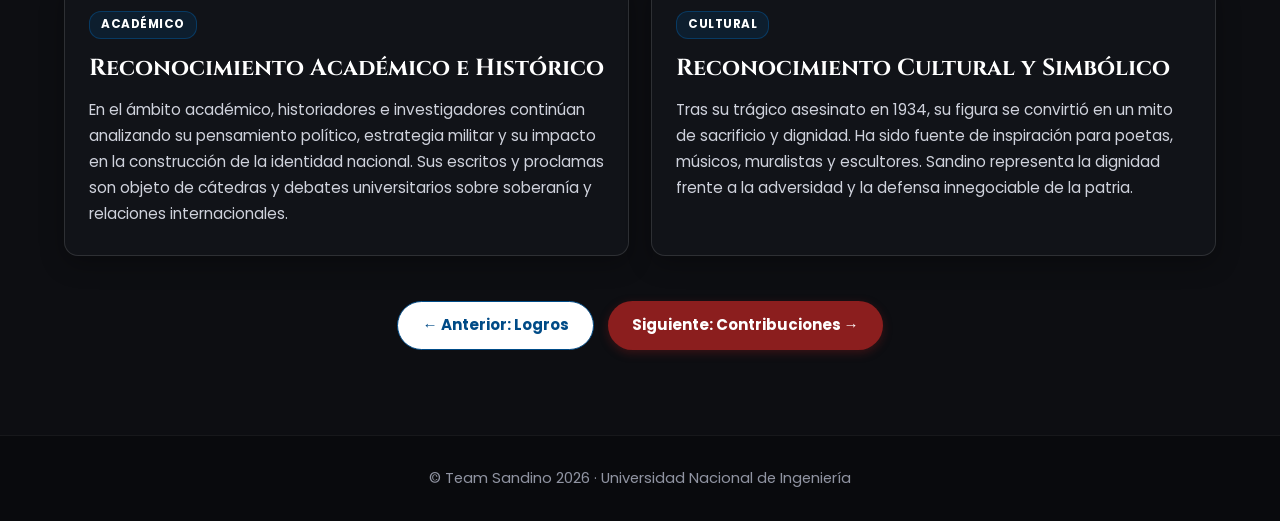
<file: reconocimiento.html>
<!DOCTYPE html>
<html lang="es">

<head>
    <meta charset="UTF-8">
    <meta name="viewport" content="width=device-width, initial-scale=1.0">
    <title>Reconocimientos de Augusto C. Sandino | Héroe Nacional</title>
    <!-- Google Fonts -->
    <link rel="preconnect" href="https://fonts.googleapis.com">
    <link rel="preconnect" href="https://fonts.gstatic.com" crossorigin>
    <link href="https://fonts.googleapis.com/css2?family=Cinzel:wght@600;700;900&family=Playfair+Display:ital,wght@0,600;0,800;1,600&family=Poppins:wght@300;400;500;600;700&display=swap" rel="stylesheet">
    <link rel="stylesheet" href="Style/reconocimiento.css">
    <link rel="stylesheet" href="responsive.css">
</head>

<body>
    <!-- Barra superior indicadora de progreso de scroll -->
    <div id="scroll-progress-bar" class="scroll-progress-bar" aria-hidden="true"></div>

    <!-- Encabezado con navegación interactiva -->
    <header id="main-header">
        <div class="container">
            <div class="brand">
                <img src="UNI/logo.png" alt="Logo de la Universidad Nacional de Ingeniería" class="logo-uni">
                <p class="logo">Universidad Nacional De Ingeniería</p>
            </div>
            <button id="nav-toggle" class="nav-toggle" type="button" aria-controls="nav-menu"
                aria-expanded="false" aria-label="Abrir menú">
                <span></span>
                <span></span>
                <span></span>
            </button>
            <nav id="nav-menu">
                <a href="index.html" class="nav-link">Inicio</a>
                <a href="index.html#sobre-sandino" class="nav-link">Sobre Sandino</a>
                <a href="Mini_juego/index.html" class="nav-link">🎮 Videojuego Histórico</a>
            </nav>
        </div>
    </header>

    <!-- Sección Hero -->
    <section id="hero">
        <div class="container hero-content">
            <a href="index.html" class="btn btn-back hero-reveal">← Volver al Inicio</a>
            <h1 class="hero-reveal">Reconocimientos Históricos</h1>
            <p class="hero-subtitle hero-reveal">Homenajes, Distinciones y Memoria Colectiva Nacional e Internacional</p>
        </div>
    </section>

    <!-- Sección de Reconocimientos -->
    <section id="info-sandino">
        <div class="container">
            <!-- Banner destacado con imagen -->
            <div class="img-container reveal-item">
                <div class="img-wrapper">
                    <img src="UNI/reconocimientos.jpeg" alt="Monumentos y homenajes a Augusto C. Sandino" class="reconocimiento-sandino">
                </div>
                <div class="banner-text">
                    <span class="badge">Honor y Memoria</span>
                    <h2>El Reconocimiento a un Héroe Nacional</h2>
                    <p>A lo largo de las décadas, la figura de Augusto C. Sandino pasó de la persecución política a erigirse como el faro moral, cultural y cívico de la soberanía nicaragüense y latinoamericana.</p>
                </div>
            </div>

            <!-- Grid de bloques de reconocimiento -->
            <div class="reconocimientos-grid">
                <div class="info info-card reveal-item">
                    <span class="rec-tag">Ámbito Nacional</span>
                    <h2>Reconocimiento Nacional</h2>
                    <p>El reconocimiento de Augusto C. Sandino en Nicaragua se consolidó progresivamente a lo largo del siglo XX. Aunque en vida fue perseguido y considerado enemigo por sectores del poder político tradicional, con el paso del tiempo su figura fue reivindicada como símbolo máximo de la defensa de la soberanía nacional. Su resistencia frente a la intervención extranjera y su firme postura lo posicionaron como un referente histórico fundamental y un héroe indiscutible.</p>
                </div>

                <div class="info info-card reveal-item">
                    <span class="rec-tag">Institucional</span>
                    <h2>Reconocimiento Institucional y Oficial</h2>
                    <p>A nivel oficial, la figura de Sandino ha sido incorporada en discursos de Estado, programas educativos y conmemoraciones cívicas. Su imagen aparece en monumentos, plazas, murales y espacios públicos. Su representación icónica con sombrero alado y postura firme se convirtió en símbolo visual de resistencia y parte integral del patrimonio de la nación.</p>
                </div>

                <div class="info info-card reveal-item">
                    <span class="rec-tag">Político</span>
                    <h2>Reconocimiento Político</h2>
                    <p>El legado de Sandino adquirió una dimensión política trascendente cuando el Frente Sandinista de Liberación Nacional adoptó su nombre e ideales como base de su doctrina. Más allá de posturas partidarias, su nombre continúa asociado universalmente a los valores de soberanía, autodeterminación y justicia social.</p>
                </div>

                <div class="info info-card reveal-item">
                    <span class="rec-tag">Internacional</span>
                    <h2>Reconocimiento Internacional</h2>
                    <p>Fuera de Nicaragua, Sandino es reconocido como una de las primeras grandes figuras latinoamericanas que lideraron una resistencia exitosa contra la intervención militar estadounidense. Su lucha fue objeto de admiración continental e inspiró a movimientos antiimperialistas en todo el mundo.</p>
                </div>

                <div class="info info-card reveal-item">
                    <span class="rec-tag">Académico</span>
                    <h2>Reconocimiento Académico e Histórico</h2>
                    <p>En el ámbito académico, historiadores e investigadores continúan analizando su pensamiento político, estrategia militar y su impacto en la construcción de la identidad nacional. Sus escritos y proclamas son objeto de cátedras y debates universitarios sobre soberanía y relaciones internacionales.</p>
                </div>

                <div class="info info-card reveal-item">
                    <span class="rec-tag">Cultural</span>
                    <h2>Reconocimiento Cultural y Simbólico</h2>
                    <p>Tras su trágico asesinato en 1934, su figura se convirtió en un mito de sacrificio y dignidad. Ha sido fuente de inspiración para poetas, músicos, muralistas y escultores. Sandino representa la dignidad frente a la adversidad y la defensa innegociable de la patria.</p>
                </div>
            </div>

            <!-- Navegación entre temas -->
            <div class="page-actions reveal-item">
                <a href="logros.html" class="btn btn-outline">← Anterior: Logros</a>
                <a href="constribuciones.html" class="btn btn-primary">Siguiente: Contribuciones →</a>
            </div>
        </div>
    </section>

    <!-- Pie de página -->
    <footer>
        <div class="container">
            <p>&copy; Team Sandino 2026 · Universidad Nacional de Ingeniería</p>
        </div>
    </footer>

    <!-- Botón flotante para volver arriba -->
    <button id="btn-back-to-top" class="btn-back-to-top" aria-label="Volver arriba" title="Volver arriba">
        <svg viewBox="0 0 24 24" width="22" height="22" fill="none" stroke="currentColor" stroke-width="2.5" stroke-linecap="round" stroke-linejoin="round">
            <polyline points="18 15 12 9 6 15"></polyline>
        </svg>
    </button>

    <!-- Scripts de interactividad y animaciones -->
    <script src="JavaScript/animations.js" defer></script>
    <script src="JavaScript/scroll.js" defer></script>
    <script src="JavaScript/main.js" defer></script>
</body>

</html>
</file>
<file: index.css>
/* ==========================================================================
   SANDINO - WEB APP PRINCIPAL (INDEX.CSS)
   Estética patriótica (Nicaragua & Sandino), minimalista y sin parpadeos
   ========================================================================== */

:root {
    /* Identidad Nacional de Nicaragua */
    --nicaragua-blue: #004b87;          /* Azul cobalto patrio (Bandera nacional) */
    --nicaragua-blue-dark: #003366;     /* Azul marino institucional */
    --nicaragua-blue-light: #0066b3;    /* Azul brillante */
    --nicaragua-white: #ffffff;         /* Blanco patrio */
    --nicaragua-gold: #c69214;          /* Acento dorado (Escudo nacional) */

    /* Identidad Histórica de Sandino (Rojinegro y Tierra) */
    --sandino-red: #8b1e1e;             /* Rojo carmesí histórico del EDSNN */
    --sandino-red-hover: #a12323;       /* Rojo carmesí activo */
    --sandino-black: #121316;           /* Negro carbón profundo */
    --sandino-card-bg: rgba(18, 20, 26, 0.90); /* Fondo de tarjeta sobrio */

    /* Neutrales y Minimalismo */
    --bg-page: #0d0e12;                 /* Fondo oscuro neutro */
    --text-primary: #f5f6f8;            /* Texto blanco suave */
    --text-muted: #b4b8c4;              /* Texto secundario de alta legibilidad */
    --border-subtle: rgba(255, 255, 255, 0.12); /* Borde minimalista */
    --card-radius: 14px;
    --transition-smooth: all 0.25s cubic-bezier(0.16, 1, 0.3, 1);
    --shadow-subtle: 0 8px 24px rgba(0, 0, 0, 0.28);
    --shadow-hover: 0 14px 35px rgba(0, 0, 0, 0.45);
}

/* ==========================================================================
   RESET Y REGLAS GLOBALES (CERO PARPADEO BLANCO)
   ========================================================================== */
* {
    box-sizing: border-box;
    margin: 0;
    padding: 0;
    -webkit-tap-highlight-color: transparent; /* Evita parpadeo gris/blanco al hacer clic */
}

html {
    scroll-behavior: smooth;
    font-size: 16px;
    background-color: var(--bg-page);
}

body {
    font-family: 'Poppins', -apple-system, BlinkMacSystemFont, 'Segoe UI', Roboto, Helvetica, Arial, sans-serif;
    color: var(--text-primary);
    background-color: var(--bg-page);
    overflow-x: hidden;
    line-height: 1.6;
}

/* Evitar contornos y parpadeos molestos al hacer clic */
a, button {
    -webkit-tap-highlight-color: transparent;
    outline: none;
}

a:focus-visible, button:focus-visible {
    outline: 2px solid var(--nicaragua-blue-light);
    outline-offset: 2px;
}

/* ==========================================================================
   BARRA DE SCROLL NEUTRAL Y MINIMALISTA
   ========================================================================== */
::-webkit-scrollbar {
    width: 7px;
}
::-webkit-scrollbar-track {
    background: #111217;
}
::-webkit-scrollbar-thumb {
    background: #363945;
    border-radius: 4px;
}
::-webkit-scrollbar-thumb:hover {
    background: #4e5263;
}

/* ==========================================================================
   BARRA SUPERIOR DE PROGRESO DE SCROLL (MINIMALISTA)
   ========================================================================== */
.scroll-progress-bar {
    position: fixed;
    top: 0;
    left: 0;
    height: 3px;
    width: 0%;
    background: var(--nicaragua-blue);
    z-index: 9999;
    pointer-events: none;
    transition: width 0.05s ease-out;
}

/* ==========================================================================
   ENCABEZADO (AZUL INSTITUCIONAL NICARAGÜENSE)
   ========================================================================== */
header {
    position: fixed;
    top: 0;
    left: 0;
    width: 100%;
    background: rgba(0, 60, 115, 0.95);
    backdrop-filter: blur(10px);
    -webkit-backdrop-filter: blur(10px);
    z-index: 1000;
    transition: var(--transition-smooth);
    box-shadow: 0 2px 15px rgba(0, 0, 0, 0.2);
    border-bottom: 1px solid rgba(255, 255, 255, 0.1);
}

header.header-scrolled {
    background: rgba(0, 45, 88, 0.98);
    box-shadow: 0 4px 20px rgba(0, 0, 0, 0.35);
    padding: 2px 0;
}

.container, .container2 {
    max-width: 1350px;
    margin: 0 auto;
    padding: 0 24px;
}

header .container {
    display: flex;
    flex-direction: column;
    align-items: center;
    justify-content: space-between;
    padding-top: 10px;
    padding-bottom: 10px;
}

header .brand {
    display: flex;
    align-items: center;
    gap: 12px;
}

header img.logo-uni {
    width: 54px;
    height: auto;
    filter: drop-shadow(0 2px 4px rgba(0,0,0,0.25));
    transition: transform 0.25s ease;
}

header img.logo-uni:hover {
    transform: scale(1.04);
}

header .logo {
    margin: 0;
    font-weight: 700;
    color: var(--nicaragua-white);
    font-size: 1.2rem;
    text-align: center;
    letter-spacing: 0.5px;
    font-family: 'Cinzel', serif;
}

header nav {
    display: flex;
    align-items: center;
    gap: 6px;
    padding: 6px 0;
}

header nav a.nav-link {
    position: relative;
    padding: 7px 15px;
    text-decoration: none;
    font-weight: 600;
    font-size: 0.92rem;
    color: var(--nicaragua-white);
    border-radius: 6px;
    transition: var(--transition-smooth);
}

header nav a.nav-link:hover {
    color: #ffffff;
    background: rgba(255, 255, 255, 0.12);
}

header nav a.nav-link::after {
    content: '';
    position: absolute;
    bottom: 2px;
    left: 50%;
    transform: translateX(-50%);
    width: 0%;
    height: 2.5px;
    background: var(--nicaragua-gold);
    border-radius: 2px;
    transition: width 0.25s ease;
}

header nav a.nav-link:hover::after,
header nav a.nav-link.active::after {
    width: 65%;
}

/* ==========================================================================
   SECCIÓN HERO
   ========================================================================== */
#hero {
    position: relative;
    min-height: 100vh;
    padding-top: 85px;
    overflow: hidden;
}

#hero .sandino-banner {
    background-image: url('UNI/sandino-banner.jpeg');
    background-repeat: no-repeat;
    background-position: center top;
    background-size: cover;
    min-height: calc(100vh - 85px);
    display: flex;
    align-items: center;
    position: relative;
    padding: 80px 40px;
}

.hero-overlay {
    position: absolute;
    inset: 0;
    background: linear-gradient(90deg, rgba(255, 255, 255, 0.90) 0%, rgba(255, 255, 255, 0.68) 48%, rgba(255, 255, 255, 0.20) 100%);
    pointer-events: none;
}

.text {
    position: relative;
    z-index: 2;
    display: flex;
    flex-direction: column;
    margin-left: 20px;
    max-width: 720px;
    font-family: 'Playfair Display', serif;
}

.patria {
    font-size: clamp(2.8rem, 6vw, 4.6rem);
    font-weight: 700;
    color: #2b170e;
    line-height: 1.1;
}

.libre {
    font-size: clamp(4.2rem, 10vw, 7.2rem);
    font-weight: 900;
    color: var(--sandino-red);
    line-height: 0.95;
    letter-spacing: -1px;
}

.o {
    font-size: clamp(2rem, 4vw, 2.8rem);
    font-style: italic;
    color: #2b170e;
    margin: 4px 0 4px 15px;
}

.morir {
    font-size: clamp(4.2rem, 10vw, 7.2rem);
    font-weight: 900;
    color: var(--sandino-red);
    line-height: 0.95;
    letter-spacing: -1px;
}

.hero-subtitulo {
    font-family: 'Poppins', sans-serif;
    font-size: clamp(1rem, 2vw, 1.2rem);
    font-weight: 600;
    color: #2b170e;
    margin-top: 22px;
    margin-bottom: 24px;
}

.hero-actions {
    display: flex;
    flex-wrap: wrap;
    gap: 14px;
}

/* ==========================================================================
   BOTONES DEL INDEX (VISIBLES, MINIMALISTAS Y PATRIÓTICOS)
   ========================================================================== */
.btn {
    display: inline-flex;
    align-items: center;
    justify-content: center;
    gap: 8px;
    padding: 12px 26px;
    font-size: 0.96rem;
    font-weight: 700;
    font-family: 'Poppins', sans-serif;
    text-decoration: none;
    border-radius: 28px;
    cursor: pointer;
    position: relative;
    transition: var(--transition-smooth);
    border: none;
    user-select: none;
}

/* Estado de clic limpio y suave (sin destello blanco) */
.btn:active {
    transform: scale(0.97);
}

/* Botón Principal (Rojinegro de Sandino - Sobrio y con alto contraste) */
.btn-primary {
    background-color: var(--sandino-red);
    color: #ffffff;
    box-shadow: 0 4px 12px rgba(139, 30, 30, 0.35);
    border: 1px solid rgba(0, 0, 0, 0.15);
}

.btn-primary:hover {
    background-color: var(--sandino-red-hover);
    color: #ffffff;
    transform: translateY(-2px);
    box-shadow: 0 6px 18px rgba(139, 30, 30, 0.45);
}

/* Botón Secundario (Azul y Blanco de Nicaragua - Minimalista y muy visible) */
.btn-outline {
    background-color: #ffffff;
    color: var(--nicaragua-blue);
    border: 2px solid var(--nicaragua-blue);
    box-shadow: 0 3px 10px rgba(0, 75, 135, 0.18);
}

.btn-outline:hover {
    background-color: var(--nicaragua-blue);
    color: #ffffff;
    transform: translateY(-2px);
    box-shadow: 0 6px 16px rgba(0, 75, 135, 0.30);
}

/* Botón dentro de las tarjetas (.btn-card): Visible y minimalista en estado normal */
.btn-card {
    background-color: var(--nicaragua-blue);
    color: #ffffff;
    font-size: 0.88rem;
    padding: 9px 20px;
    border-radius: 24px;
    margin-top: 15px;
    font-weight: 600;
    align-self: flex-start;
    border: 1px solid rgba(255, 255, 255, 0.25);
    box-shadow: 0 2px 8px rgba(0, 0, 0, 0.3);
}

.btn-card:hover {
    background-color: var(--sandino-red);
    color: #ffffff;
    border-color: rgba(255, 255, 255, 0.4);
    transform: translateY(-2px);
    box-shadow: 0 4px 14px rgba(139, 30, 30, 0.4);
}

/* ==========================================================================
   SECCIONES INFORMATIVAS Y TARJETAS
   ========================================================================== */
.section-container {
    background-color: #111318;
    color: var(--text-primary);
    padding: 85px 0;
    position: relative;
    border-top: 1px solid rgba(255, 255, 255, 0.06);
}

.section-container h2 {
    font-size: clamp(2.1rem, 4vw, 2.9rem);
    font-family: 'Cinzel', serif;
    text-align: center;
    margin-bottom: 45px;
    color: #ffffff;
    letter-spacing: 0.8px;
    position: relative;
}

/* Divisor con los colores patrios: Rojo Sandino y Azul Nicaragua */
.section-container h2::after {
    content: '';
    display: block;
    width: 70px;
    height: 3.5px;
    background: linear-gradient(90deg, var(--sandino-red), var(--nicaragua-blue));
    margin: 14px auto 0 auto;
    border-radius: 2px;
}

#sobre-sandino .informacion,
#sobre-sandino2 .informacion2 {
    display: grid;
    grid-template-columns: 1fr;
    gap: 26px;
}

.muestra, .muestra2 {
    position: relative;
    background-position: center center;
    background-size: cover;
    padding: 38px 28px;
    border-radius: var(--card-radius);
    box-shadow: var(--shadow-subtle);
    border: 1px solid var(--border-subtle);
    overflow: hidden;
    display: flex;
    flex-direction: column;
    justify-content: space-between;
    min-height: 370px;
    transition: var(--transition-smooth);
    user-select: none;
}

.muestra:hover, .muestra2:hover {
    box-shadow: var(--shadow-hover);
    border-color: rgba(0, 102, 179, 0.5);
    transform: translateY(-4px);
}

.muestra h3, .muestra2 h3 {
    font-family: 'Cinzel', serif;
    font-size: 1.75rem;
    color: #ffffff;
    margin-bottom: 14px;
    transition: color 0.25s ease;
    text-shadow: 0 2px 8px rgba(0,0,0,0.8);
}

.muestra a, .muestra2 a {
    text-decoration: none;
    color: #ffffff;
}

.muestra:hover h3, .muestra2:hover h3 {
    color: var(--nicaragua-gold);
}

.muestra p, .muestra2 p {
    font-size: 0.98rem;
    line-height: 1.65;
    color: #d6d9e2;
    margin-bottom: 18px;
    text-shadow: 0 2px 6px rgba(0, 0, 0, 0.9);
}

/* Fondos específicos con gradiente de superposición sobrio */
.muestra:first-child {
    background-image: linear-gradient(0deg, rgba(14, 16, 22, 0.82), rgba(14, 16, 22, 0.50)), url("UNI/info-biografia.jpg");
}

.muestra:nth-child(2) {
    background-image: linear-gradient(0deg, rgba(14, 16, 22, 0.82), rgba(14, 16, 22, 0.50)), url("UNI/info-contexto-historico.jpg");
}

.muestra:nth-child(3) {
    background-image: linear-gradient(0deg, rgba(14, 16, 22, 0.82), rgba(14, 16, 22, 0.50)), url("UNI/info-logros.jpg");
}

.muestra2:nth-child(1) {
    background-image: linear-gradient(0deg, rgba(14, 16, 22, 0.82), rgba(14, 16, 22, 0.50)), url("UNI/info-reconocimientos.jpeg");
}

.muestra2:nth-child(2) {
    background-image: linear-gradient(0deg, rgba(14, 16, 22, 0.82), rgba(14, 16, 22, 0.50)), url("UNI/info-contribuciones.jpg");
}

.muestra2:nth-child(3) {
    background-image: linear-gradient(0deg, rgba(14, 16, 22, 0.82), rgba(14, 16, 22, 0.50)), url("UNI/info-legado.jpg");
}

/* ==========================================================================
   SECCIÓN SHOWCASE DEL MINI JUEGO
   ========================================================================== */
.game-banner-box {
    background: linear-gradient(135deg, rgba(0, 75, 135, 0.25) 0%, rgba(139, 30, 30, 0.25) 100%), #14161f;
    border: 1px solid rgba(255, 255, 255, 0.16);
    border-radius: var(--card-radius);
    padding: 50px 35px;
    text-align: center;
    box-shadow: var(--shadow-subtle);
}

.game-badge {
    display: inline-block;
    background-color: var(--nicaragua-blue);
    color: #ffffff;
    font-size: 0.78rem;
    font-weight: 700;
    padding: 5px 14px;
    border-radius: 14px;
    text-transform: uppercase;
    letter-spacing: 0.6px;
    margin-bottom: 12px;
}

.game-banner-box h2 {
    font-family: 'Cinzel', serif;
    font-size: clamp(2rem, 4vw, 2.7rem);
    color: #ffffff;
    margin-bottom: 15px;
}

.game-banner-box p {
    font-size: 1.05rem;
    color: var(--text-muted);
    max-width: 760px;
    margin: 0 auto 25px auto;
    line-height: 1.7;
}

.game-banner-actions {
    display: flex;
    justify-content: center;
    gap: 15px;
}



/* ==========================================================================
   PIE DE PÁGINA
   ========================================================================== */
footer {
    background-color: #090a0d;
    color: #9094a2;
    padding: 30px 20px;
    text-align: center;
    font-size: 0.92rem;
    border-top: 1px solid rgba(255, 255, 255, 0.06);
}

/* ==========================================================================
   BOTÓN FLOTANTE "VOLVER ARRIBA" (MINIMALISTA)
   ========================================================================== */
.btn-back-to-top {
    position: fixed;
    bottom: 26px;
    right: 26px;
    width: 48px;
    height: 48px;
    border-radius: 50%;
    background-color: #181a24;
    color: #ffffff;
    border: 1.5px solid rgba(255, 255, 255, 0.2);
    cursor: pointer;
    display: flex;
    align-items: center;
    justify-content: center;
    box-shadow: 0 4px 18px rgba(0, 0, 0, 0.35);
    opacity: 0;
    visibility: hidden;
    transform: translateY(15px);
    transition: var(--transition-smooth);
    z-index: 999;
}

.btn-back-to-top.show {
    opacity: 1;
    visibility: visible;
    transform: translateY(0);
}

.btn-back-to-top:hover {
    background-color: var(--nicaragua-blue);
    border-color: var(--nicaragua-blue-light);
    transform: translateY(-2px);
}

.btn-back-to-top:active {
    transform: scale(0.92);
}

/* ==========================================================================
   ANIMACIONES DE SCROLL REVEAL (Aparición Fluida)
   ========================================================================== */
.reveal-item {
    opacity: 0;
    transform: translateY(28px);
    transition: opacity 0.65s cubic-bezier(0.16, 1, 0.3, 1), transform 0.65s cubic-bezier(0.16, 1, 0.3, 1);
    will-change: opacity, transform;
}

.reveal-item.is-visible {
    opacity: 1;
    transform: translateY(0);
}

/* ==========================================================================
   RESPONSIVE DESIGN COMPLETO (Todas las Pantallas)
   ========================================================================== */

/* --- Móviles pequeños (320px – 479px) --- */
@media (max-width: 479px) {
    header .container {
        flex-direction: column;
        align-items: center;
        padding: 8px 12px;
        gap: 4px;
    }

    header .brand {
        gap: 8px;
    }

    header img.logo-uni {
        width: 38px;
    }

    header .logo {
        font-size: 0.88rem;
    }

    header nav {
        flex-wrap: wrap;
        justify-content: center;
        gap: 4px;
        padding: 4px 0;
    }

    header nav a.nav-link {
        font-size: 0.78rem;
        padding: 5px 10px;
    }

    #hero {
        padding-top: 110px;
    }

    #hero .sandino-banner {
        padding: 30px 16px;
        min-height: 70vh;
    }

    .text {
        margin-left: 0;
        text-align: center;
        align-items: center;
    }

    .patria {
        font-size: 2rem;
    }

    .libre, .morir {
        font-size: 3rem;
    }

    .o {
        font-size: 1.4rem;
        margin: 2px 0;
    }

    .hero-subtitulo {
        font-size: 0.88rem;
        margin-top: 14px;
        margin-bottom: 16px;
    }

    .hero-actions {
        flex-direction: column;
        align-items: center;
        gap: 10px;
        width: 100%;
    }

    .hero-actions .btn {
        width: 100%;
        max-width: 300px;
        font-size: 0.85rem;
        padding: 11px 18px;
    }

    .section-container {
        padding: 50px 0;
    }

    .section-container h2 {
        font-size: 1.6rem;
        margin-bottom: 30px;
    }

    .muestra, .muestra2 {
        min-height: 280px;
        padding: 26px 18px;
    }

    .muestra h3, .muestra2 h3 {
        font-size: 1.35rem;
    }

    .muestra p, .muestra2 p {
        font-size: 0.88rem;
    }

    .game-banner-box {
        padding: 30px 18px;
    }

    .game-banner-box h2 {
        font-size: 1.5rem;
    }

    .game-banner-box p {
        font-size: 0.9rem;
    }

    .game-banner-actions {
        flex-direction: column;
        align-items: center;
    }

    .game-banner-actions .btn {
        width: 100%;
        max-width: 300px;
    }

    footer {
        padding: 20px 14px;
        font-size: 0.82rem;
    }

    .btn-back-to-top {
        width: 42px;
        height: 42px;
        bottom: 16px;
        right: 16px;
    }
}

/* --- Móviles medianos (480px – 767px) --- */
@media (min-width: 480px) and (max-width: 767px) {
    header .container {
        flex-direction: column;
        align-items: center;
        padding: 8px 16px;
        gap: 4px;
    }

    header nav {
        flex-wrap: wrap;
        justify-content: center;
        gap: 4px;
    }

    header nav a.nav-link {
        font-size: 0.84rem;
        padding: 6px 12px;
    }

    #hero {
        padding-top: 100px;
    }

    #hero .sandino-banner {
        padding: 40px 20px;
        min-height: 75vh;
    }

    .text {
        margin-left: 10px;
    }

    .hero-actions {
        flex-direction: column;
        align-items: flex-start;
        gap: 10px;
    }

    .hero-actions .btn {
        font-size: 0.88rem;
        padding: 11px 20px;
    }

    .section-container {
        padding: 60px 0;
    }

    .muestra, .muestra2 {
        min-height: 300px;
        padding: 30px 22px;
    }

    .game-banner-box {
        padding: 35px 22px;
    }
}

/* --- Tablets y pantallas medianas (768px+) --- */
@media (min-width: 768px) {
    header .container {
        flex-direction: row;
        padding-top: 11px;
        padding-bottom: 11px;
    }

    header .logo {
        text-align: left;
        font-size: 1.25rem;
    }

    #hero .sandino-banner {
        padding: 90px;
    }

    .text {
        margin-left: 50px;
    }

    #sobre-sandino .informacion,
    #sobre-sandino2 .informacion2 {
        grid-template-columns: repeat(3, 1fr);
    }

    .muestra, .muestra2 {
        padding: 40px 30px;
    }
}

/* --- Pantallas grandes (1200px+) --- */
@media (min-width: 1200px) {
    .text {
        margin-left: 90px;
    }
}
</file>
<file: responsive.css>
header .container {
    width: 100%;
    display: flex;
    flex-direction: row;
    align-items: center;
    justify-content: space-between;
    gap: 12px 20px;
    padding: 10px clamp(14px, 3vw, 32px);
}

header .brand {
    flex: 0 1 auto;
    min-width: 0;
}

header img.logo-uni {
    flex: 0 0 auto;
    width: 52px;
}

header .logo {
    min-width: 0;
    font-size: clamp(0.9rem, 1.2vw, 1.15rem);
    line-height: 1.25;
    text-align: left;
}

header nav {
    display: flex;
    flex: 0 1 auto;
    align-items: center;
    justify-content: flex-end;
    flex-wrap: wrap;
    gap: 4px;
    min-width: 0;
    padding: 4px 0;
}

header nav a.nav-link {
    padding: 8px clamp(8px, 1vw, 15px);
    font-size: clamp(0.78rem, 0.9vw, 0.92rem);
    white-space: nowrap;
}

.nav-toggle {
    display: none;
    width: 44px;
    height: 44px;
    flex: 0 0 auto;
    align-items: center;
    justify-content: center;
    flex-direction: column;
    gap: 5px;
    border: 1px solid rgba(255, 255, 255, 0.3);
    border-radius: 8px;
    background: rgba(255, 255, 255, 0.1);
    color: #ffffff;
    cursor: pointer;
}

.nav-toggle span {
    width: 20px;
    height: 2px;
    border-radius: 2px;
    background: currentColor;
    transition: transform 0.2s ease, opacity 0.2s ease;
}

.nav-toggle[aria-expanded="true"] span:first-child {
    transform: translateY(7px) rotate(45deg);
}

.nav-toggle[aria-expanded="true"] span:nth-child(2) {
    opacity: 0;
}

.nav-toggle[aria-expanded="true"] span:last-child {
    transform: translateY(-7px) rotate(-45deg);
}

.nav-toggle:focus-visible {
    outline: 2px solid var(--nicaragua-gold, #c69214);
    outline-offset: 3px;
}

section[id] {
    scroll-margin-top: 6rem;
}

.container,
.container2 {
    width: 100%;
}

.img-container img {
    display: block;
    max-width: 100%;
    height: auto;
}

.img-container img.biografia-sintetica {
    width: min(100%, 270px);
    aspect-ratio: 9 / 11;
}

@media (max-width: 959px) {
    header .container {
        display: grid;
        grid-template-columns: minmax(0, 1fr) 44px;
        align-items: center;
        gap: 0 10px;
        padding: 8px clamp(12px, 3vw, 24px);
    }

    header .brand {
        grid-column: 1;
        grid-row: 1;
        gap: 8px;
    }

    header img.logo-uni {
        width: 40px;
    }

    header .logo {
        font-size: clamp(0.72rem, 2.2vw, 0.95rem);
        text-align: left;
    }

    .nav-toggle {
        display: inline-flex;
        grid-column: 2;
        grid-row: 1;
    }

    header nav {
        position: absolute;
        top: 100%;
        right: 0;
        left: 0;
        display: none;
        flex-direction: column;
        align-items: stretch;
        justify-content: flex-start;
        flex-wrap: nowrap;
        gap: 4px;
        max-height: calc(100vh - 76px);
        overflow-y: auto;
        padding: 8px clamp(12px, 3vw, 24px) 12px;
        background: rgba(0, 45, 88, 0.98);
        box-shadow: 0 10px 18px rgba(0, 0, 0, 0.3);
    }

    header nav.is-open {
        display: flex;
    }

    header nav a.nav-link {
        width: 100%;
        padding: 10px 12px;
        font-size: 0.92rem;
        text-align: center;
        white-space: normal;
    }

    .img-container {
        flex-direction: column;
        align-items: stretch;
        gap: 20px;
        padding: clamp(18px, 4vw, 28px);
    }

    .img-wrapper,
    .portrait-wrapper,
    .right,
    .banner-text {
        min-width: 0;
    }

    .img-wrapper img,
    .portrait-wrapper img {
        width: 100%;
        max-width: 100%;
    }

    #sobre-sandino .informacion,
    #sobre-sandino2 .informacion2 {
        grid-template-columns: repeat(2, minmax(0, 1fr));
    }

    .legado-grid {
        grid-template-columns: repeat(2, minmax(0, 1fr));
    }
}

@media (max-width: 767px) {
    .container,
    .container2 {
        padding-right: 16px;
        padding-left: 16px;
    }

    #sobre-sandino .informacion,
    #sobre-sandino2 .informacion2,
    .legado-grid {
        grid-template-columns: minmax(0, 1fr);
        gap: 18px;
    }

    .section-container {
        padding-top: clamp(48px, 10vw, 64px);
        padding-bottom: clamp(48px, 10vw, 64px);
    }

    .section-container h2 {
        font-size: clamp(1.55rem, 7vw, 2.1rem);
        margin-bottom: 30px;
    }

    .muestra,
    .muestra2 {
        min-height: 0;
        justify-content: flex-start;
        gap: 12px;
        padding: clamp(22px, 6vw, 30px) clamp(18px, 5vw, 24px);
    }

    .muestra h3,
    .muestra2 h3 {
        font-size: clamp(1.25rem, 6vw, 1.6rem);
    }

    .game-banner-box {
        padding: clamp(26px, 7vw, 38px) clamp(18px, 5vw, 28px);
    }

    .game-banner-actions,
    .page-actions {
        gap: 10px;
    }

    .img-container {
        margin-bottom: 28px;
    }

    .info,
    #historia .informacion {
        padding: clamp(18px, 5vw, 28px);
    }

    .page-actions .btn {
        max-width: 100%;
        text-align: center;
    }
}

@media (min-width: 768px) and (max-width: 1099px) {
    .legado-grid {
        grid-template-columns: repeat(2, minmax(0, 1fr));
    }
}

@media (min-width: 900px) {
    .img-container {
        flex-direction: row;
        align-items: center;
    }

    .img-wrapper,
    .portrait-wrapper {
        flex: 1 1 0;
    }

    .banner-text,
    .right {
        flex: 1.2 1 0;
    }
}

@media (min-width: 960px) {
    header .container {
        display: flex;
        flex-wrap: nowrap;
    }

    header nav {
        position: static;
        display: flex;
        flex-direction: row;
        align-items: center;
        justify-content: flex-end;
        flex-wrap: wrap;
        max-height: none;
        overflow: visible;
        padding: 4px 0;
        background: transparent;
        box-shadow: none;
    }
}

@media (min-width: 1100px) {
    #sobre-sandino .informacion,
    #sobre-sandino2 .informacion2 {
        grid-template-columns: repeat(3, minmax(0, 1fr));
    }

    .legado-grid {
        grid-template-columns: repeat(3, minmax(0, 1fr));
    }
}
</file>
<file: Mini_juego/styles.css>
/* ==========================================================================
   MINI JUEGO DE SANDINO - ESTILOS VISUALES (STYLES.CSS)
   Estética Patriótica de Nicaragua y Sandino, Minimalista y Responsive
   ========================================================================== */

:root {
    --nicaragua-blue: #004b87;
    --nicaragua-blue-dark: #003366;
    --nicaragua-blue-light: #0066b3;
    --nicaragua-white: #ffffff;
    --nicaragua-gold: #c69214;

    --sandino-red: #8b1e1e;
    --sandino-red-hover: #a12323;
    --sandino-black: #121316;
    --sandino-card-bg: rgba(18, 20, 26, 0.92);

    --bg-page: #0d0e12;
    --text-primary: #f5f6f8;
    --text-muted: #b4b8c4;
    --border-subtle: rgba(255, 255, 255, 0.12);
    --transition-smooth: all 0.25s cubic-bezier(0.16, 1, 0.3, 1);
}

* {
    box-sizing: border-box;
    margin: 0;
    padding: 0;
    -webkit-tap-highlight-color: transparent;
}

html {
    scroll-behavior: smooth;
    font-size: 16px;
    background-color: var(--bg-page);
}

body {
    font-family: 'Poppins', sans-serif;
    background-color: var(--bg-page);
    color: var(--text-primary);
    line-height: 1.6;
    overflow-x: hidden;
    min-height: 100vh;
    display: flex;
    flex-direction: column;
}

a, button {
    -webkit-tap-highlight-color: transparent;
    outline: none;
}

a:focus-visible, button:focus-visible {
    outline: 2px solid var(--nicaragua-blue-light);
    outline-offset: 2px;
}

/* Scrollbar Minimalista */
::-webkit-scrollbar {
    width: 7px;
}
::-webkit-scrollbar-track {
    background: #111217;
}
::-webkit-scrollbar-thumb {
    background: #363945;
    border-radius: 4px;
}
::-webkit-scrollbar-thumb:hover {
    background: #4e5263;
}

/* ==========================================================================
   ENCABEZADO DEL JUEGO
   ========================================================================== */
.game-header {
    background: rgba(0, 60, 115, 0.95);
    backdrop-filter: blur(10px);
    border-bottom: 1px solid rgba(255, 255, 255, 0.12);
    padding: 12px 20px;
    position: sticky;
    top: 0;
    z-index: 100;
}

.header-container {
    max-width: 1100px;
    margin: 0 auto;
    display: flex;
    align-items: center;
    justify-content: space-between;
    gap: 15px;
    flex-wrap: wrap;
}

.btn-return {
    display: inline-flex;
    align-items: center;
    padding: 8px 16px;
    background-color: rgba(255, 255, 255, 0.1);
    color: #ffffff;
    text-decoration: none;
    font-size: 0.88rem;
    font-weight: 600;
    border-radius: 20px;
    border: 1px solid rgba(255, 255, 255, 0.2);
    transition: var(--transition-smooth);
}

.btn-return:hover {
    background-color: var(--sandino-red);
    border-color: var(--sandino-red);
    transform: translateY(-2px);
}

.game-title-group {
    text-align: center;
}

.game-main-title {
    font-family: 'Cinzel', serif;
    font-size: 1.45rem;
    color: #ffffff;
    letter-spacing: 0.5px;
}

.game-subtitle {
    font-size: 0.82rem;
    color: var(--nicaragua-gold);
}

.header-actions {
    display: flex;
    align-items: center;
    gap: 8px;
    flex-wrap: wrap;
}

.btn-controls-toggle {
    padding: 8px 16px;
    background: rgba(255, 255, 255, 0.12);
    color: #ffffff;
    border: 1px solid rgba(255, 255, 255, 0.25);
    border-radius: 20px;
    font-size: 0.85rem;
    font-weight: 600;
    cursor: pointer;
    display: inline-flex;
    align-items: center;
    gap: 6px;
    transition: var(--transition-smooth);
}

.btn-controls-toggle:hover {
    background: rgba(255, 255, 255, 0.22);
    transform: translateY(-2px);
}

.btn-map-toggle {
    padding: 8px 16px;
    background: linear-gradient(135deg, #1e3a5f, #004b87);
    color: #ffffff;
    border: 1px solid rgba(255, 255, 255, 0.25);
    border-radius: 20px;
    font-size: 0.85rem;
    font-weight: 600;
    cursor: pointer;
    display: inline-flex;
    align-items: center;
    gap: 6px;
    transition: var(--transition-smooth);
}

.btn-map-toggle:hover {
    background: linear-gradient(135deg, #004b87, #0066b3);
    transform: translateY(-2px);
    box-shadow: 0 4px 12px rgba(0, 75, 135, 0.4);
}

.btn-sound-toggle {
    padding: 8px 16px;
    background-color: rgba(255, 255, 255, 0.12);
    color: #ffffff;
    border: 1px solid rgba(255, 255, 255, 0.25);
    border-radius: 20px;
    font-size: 0.85rem;
    font-weight: 600;
    cursor: pointer;
    transition: var(--transition-smooth);
}

.btn-sound-toggle:hover {
    background-color: rgba(255, 255, 255, 0.2);
}

/* ==========================================================================
   ÁREA PRINCIPAL DEL JUEGO
   ========================================================================== */
.game-wrapper {
    max-width: 1260px;
    margin: 16px auto 40px auto;
    padding: 0 15px;
    flex: 1;
    display: flex;
    flex-direction: column;
    align-items: center;
    width: 100%;
}

/* Contenedor: Panel Izquierdo de Controles + Centro del Juego */
.game-layout-container {
    display: flex;
    align-items: flex-start;
    justify-content: center;
    gap: 20px;
    width: 100%;
    position: relative;
}

/* Pestaña flotante lateral para reabrir cuando la guía esté oculta */
.side-controls-toggle {
    position: fixed;
    left: 0;
    top: 50%;
    transform: translateY(-50%);
    background: linear-gradient(135deg, #1e3a5f, #004b87);
    color: #ffffff;
    border: 1px solid rgba(255, 255, 255, 0.25);
    border-left: none;
    border-radius: 0 10px 10px 0;
    padding: 14px 8px;
    font-size: 0.8rem;
    font-weight: 700;
    cursor: pointer;
    z-index: 95;
    box-shadow: 2px 4px 15px rgba(0, 0, 0, 0.45);
    writing-mode: vertical-rl;
    text-orientation: mixed;
    transition: var(--transition-smooth);
    display: none;
}

.side-controls-toggle.is-visible {
    display: flex;
}

.side-controls-toggle:hover {
    background: var(--nicaragua-blue-light);
    padding-right: 12px;
}

/* Fondo oscuro para cerrar en móvil al tocar fuera */
.controls-backdrop {
    display: none;
    position: fixed;
    inset: 0;
    background: rgba(0, 0, 0, 0.7);
    backdrop-filter: blur(3px);
    z-index: 140;
    opacity: 0;
    transition: opacity 0.25s ease;
}

.controls-backdrop.is-visible {
    display: block;
    opacity: 1;
}

/* Panel Lateral Izquierdo de Controles (Colapsable / Ocultable) */
.controls-sidebar {
    width: 280px;
    flex-shrink: 0;
    background: var(--sandino-card-bg);
    border: 1px solid var(--border-subtle);
    border-radius: 14px;
    padding: 16px;
    box-shadow: 0 8px 25px rgba(0, 0, 0, 0.45);
    position: sticky;
    top: 75px;
    transition: all 0.25s ease;
    z-index: 30;
}

.controls-sidebar.is-hidden {
    display: none;
}

.sidebar-header {
    display: flex;
    align-items: center;
    justify-content: space-between;
    padding-bottom: 10px;
    border-bottom: 1px solid var(--border-subtle);
    margin-bottom: 12px;
}

.sidebar-title-group {
    display: flex;
    align-items: center;
    gap: 8px;
}

.sidebar-icon {
    font-size: 1.15rem;
}

.sidebar-title-group h3 {
    font-family: 'Cinzel', serif;
    font-size: 1rem;
    color: #ffffff;
    margin: 0;
}

.btn-close-controls {
    background: rgba(255, 255, 255, 0.1);
    border: 1px solid rgba(255, 255, 255, 0.2);
    color: #cbd5e1;
    width: 28px;
    height: 28px;
    border-radius: 50%;
    font-size: 0.85rem;
    cursor: pointer;
    display: flex;
    align-items: center;
    justify-content: center;
    transition: var(--transition-smooth);
}

.btn-close-controls:hover {
    background: var(--sandino-red);
    border-color: var(--sandino-red);
    color: #ffffff;
}

.controls-list {
    list-style: none;
    display: flex;
    flex-direction: column;
    gap: 9px;
}

.controls-list li {
    background: rgba(255, 255, 255, 0.035);
    border: 1px solid rgba(255, 255, 255, 0.08);
    border-radius: 8px;
    padding: 7px 10px;
}

.controls-list .control-featured {
    background: rgba(0, 75, 135, 0.18);
    border-color: rgba(56, 189, 248, 0.4);
    box-shadow: 0 0 10px rgba(0, 75, 135, 0.25);
}

.controls-list .keys {
    display: flex;
    gap: 4px;
    align-items: center;
    flex-wrap: wrap;
    margin-bottom: 3px;
}

.controls-list .desc {
    font-size: 0.82rem;
    color: #cbd5e1;
    line-height: 1.35;
}

.sidebar-tip {
    margin-top: 12px;
    padding: 9px 10px;
    background: rgba(198, 146, 20, 0.12);
    border-left: 3px solid var(--nicaragua-gold);
    border-radius: 6px;
    color: #fde047;
    font-size: 0.78rem;
    line-height: 1.4;
}

/* Área Central del Minijuego */
.game-center-wrapper {
    display: flex;
    flex-direction: column;
    align-items: center;
    flex: 1;
    max-width: 880px;
    width: 100%;
    min-width: 0;
}

/* HUD / Barra de Estado */
.game-hud {
    width: 100%;
    max-width: 880px;
    background: var(--sandino-card-bg);
    border: 1px solid var(--border-subtle);
    border-bottom: none;
    border-radius: 12px 12px 0 0;
    padding: 10px 18px;
    display: flex;
    justify-content: space-between;
    align-items: center;
    font-size: 0.95rem;
    box-shadow: 0 4px 15px rgba(0, 0, 0, 0.3);
    gap: 10px;
    flex-wrap: wrap;
}

.hud-item {
    display: flex;
    align-items: center;
    gap: 8px;
}

.hud-label {
    color: var(--text-muted);
    font-size: 0.8rem;
    text-transform: uppercase;
    letter-spacing: 0.5px;
}

.hud-value {
    font-weight: 700;
    color: #ffffff;
}

.hud-ammo-item .hud-value {
    color: #fde047;
    letter-spacing: 0.5px;
    text-shadow: 0 0 8px rgba(250, 204, 21, 0.4);
}

/* Barra de Vida del Jefe Histórico */
.hud-boss-bar {
    width: 100%;
    max-width: 880px;
    background: linear-gradient(90deg, rgba(28, 10, 10, 0.96), rgba(48, 14, 14, 0.96));
    border: 1.5px solid rgba(239, 68, 68, 0.5);
    border-bottom: none;
    padding: 8px 18px;
    display: flex;
    flex-direction: column;
    gap: 6px;
    box-shadow: 0 -2px 18px rgba(220, 38, 38, 0.35);
    transition: all 0.3s ease;
    animation: bossPulse 2s infinite alternate;
}

@keyframes bossPulse {
    from { border-color: rgba(239, 68, 68, 0.4); }
    to { border-color: rgba(239, 68, 68, 0.9); }
}

.hud-boss-bar.is-hidden {
    display: none !important;
}

.boss-info {
    display: flex;
    justify-content: space-between;
    align-items: center;
    font-size: 0.88rem;
    font-weight: 700;
}

.boss-name {
    color: #fca5a5;
    font-family: 'Cinzel', serif;
    letter-spacing: 0.6px;
    text-shadow: 0 0 10px rgba(239, 68, 68, 0.7);
}

.boss-hp-text {
    color: #fee2e2;
    font-size: 0.82rem;
    font-weight: 600;
}

.boss-bar-track {
    width: 100%;
    height: 12px;
    background: rgba(0, 0, 0, 0.65);
    border-radius: 6px;
    overflow: hidden;
    border: 1px solid rgba(255, 255, 255, 0.18);
}

.boss-bar-fill {
    height: 100%;
    background: linear-gradient(90deg, #dc2626, #ef4444, #f59e0b);
    border-radius: 5px;
    transition: width 0.15s cubic-bezier(0.16, 1, 0.3, 1);
    box-shadow: 0 0 10px rgba(239, 68, 68, 0.8);
}

/* Contenedor del Lienzo */
.canvas-container {
    position: relative;
    width: 100%;
    max-width: 880px;
    background: #000000;
    border: 2px solid var(--border-subtle);
    border-radius: 0 0 12px 12px;
    overflow: hidden;
    box-shadow: 0 10px 30px rgba(0, 0, 0, 0.6);
}

#gameCanvas {
    display: block;
    width: 100%;
    height: auto;
    background: #0d0f17;
}

/* ==========================================================================
   MODALES EDUCATIVOS DENTRO DEL JUEGO
   ========================================================================== */
.game-modal {
    position: fixed;
    inset: 0;
    background: rgba(10, 12, 18, 0.94);
    backdrop-filter: blur(8px);
    display: flex;
    align-items: center;
    justify-content: center;
    padding: 20px;
    opacity: 0;
    visibility: hidden;
    transition: opacity 0.25s ease, visibility 0.25s ease;
    z-index: 1000;
    overflow-y: auto;
}

.game-modal.active {
    opacity: 1;
    visibility: visible;
}

.modal-content {
    background: var(--sandino-card-bg);
    border: 1px solid var(--border-subtle);
    border-radius: 16px;
    padding: 24px 24px;
    max-width: 620px;
    width: 100%;
    max-height: 88vh;
    max-height: 88dvh;
    overflow-y: auto;
    text-align: center;
    box-shadow: 0 16px 45px rgba(0, 0, 0, 0.8);
    animation: modalPop 0.3s cubic-bezier(0.16, 1, 0.3, 1);
}

@keyframes modalPop {
    from {
        transform: scale(0.92) translateY(15px);
        opacity: 0;
    }
    to {
        transform: scale(1) translateY(0);
        opacity: 1;
    }
}

.modal-badge {
    display: inline-block;
    background-color: var(--nicaragua-blue);
    color: #ffffff;
    font-size: 0.75rem;
    font-weight: 700;
    padding: 4px 12px;
    border-radius: 12px;
    text-transform: uppercase;
    letter-spacing: 0.6px;
    margin-bottom: 10px;
}

.badge-gold {
    background-color: var(--nicaragua-gold);
    color: #121316;
}

.badge-red {
    background-color: var(--sandino-red);
    color: #ffffff;
}

.modal-content h2 {
    font-family: 'Cinzel', serif;
    font-size: 1.65rem;
    color: #ffffff;
    margin-bottom: 6px;
}

.modal-meta {
    font-size: 0.85rem;
    color: var(--nicaragua-gold);
    margin-bottom: 16px;
    font-weight: 500;
}

.modal-body {
    text-align: left;
    margin-bottom: 22px;
}

.modal-body p {
    font-size: 0.95rem;
    line-height: 1.65;
    color: #d6d9e2;
    margin-bottom: 12px;
}

.modal-mission {
    background: rgba(0, 75, 135, 0.2);
    border-left: 3px solid var(--nicaragua-blue);
    padding: 10px 14px;
    border-radius: 6px;
    margin-bottom: 12px;
    color: #ffffff;
    font-size: 0.92rem;
}

.modal-quote {
    font-family: 'Playfair Display', serif;
    font-style: italic;
    color: #e2e8f0;
    border-left: 3px solid var(--sandino-red);
    padding-left: 12px;
    margin: 10px 0;
    font-size: 0.95rem;
    line-height: 1.5;
}

.modal-actions {
    display: flex;
    gap: 12px;
    justify-content: center;
    flex-wrap: wrap;
}

/* Botones del Juego */
.btn-game {
    display: inline-flex;
    align-items: center;
    justify-content: center;
    padding: 12px 28px;
    font-size: 0.95rem;
    font-weight: 700;
    border-radius: 26px;
    cursor: pointer;
    border: none;
    text-decoration: none;
    transition: var(--transition-smooth);
    user-select: none;
}

.btn-game:active {
    transform: scale(0.96);
}

.btn-play {
    background-color: var(--sandino-red);
    color: #ffffff;
}

.btn-play:hover {
    background-color: var(--sandino-red-hover);
    transform: translateY(-2px);
    box-shadow: 0 4px 15px rgba(139, 30, 30, 0.4);
}

.btn-next {
    background-color: var(--nicaragua-blue);
    color: #ffffff;
}

.btn-next:hover {
    background-color: var(--nicaragua-blue-light);
    transform: translateY(-2px);
}

.btn-retry {
    background-color: #2b2f3d;
    color: #ffffff;
    border: 1px solid rgba(255, 255, 255, 0.2);
}

.btn-retry:hover {
    background-color: var(--sandino-red);
    border-color: var(--sandino-red);
    transform: translateY(-2px);
}

/* ==========================================================================
   CONTROLES TÁCTILES PARA MÓVILES
   ========================================================================== */
.touch-controls {
    display: none;
    width: 100%;
    max-width: 880px;
    justify-content: space-between;
    margin-top: 15px;
    padding: 0 10px;
}

.touch-dpad, .touch-actions {
    display: flex;
    gap: 12px;
}

.touch-btn {
    width: 58px;
    height: 58px;
    background-color: #1e2230;
    color: #ffffff;
    border: 1.5px solid rgba(255, 255, 255, 0.2);
    border-radius: 50%;
    font-size: 1.3rem;
    font-weight: bold;
    display: flex;
    align-items: center;
    justify-content: center;
    cursor: pointer;
    user-select: none;
    transition: background 0.15s ease;
}

.touch-btn:active {
    background-color: var(--nicaragua-blue);
}

.btn-action-touch {
    width: auto;
    padding: 0 16px;
    border-radius: 28px;
    font-size: 0.85rem;
    background-color: #451a1a;
    border-color: var(--sandino-red);
}

.btn-shoot-touch {
    width: auto;
    padding: 0 16px;
    border-radius: 28px;
    font-size: 0.85rem;
    background: linear-gradient(135deg, #781d1d, #991b1b);
    border-color: #ef4444;
    color: #ffffff;
    box-shadow: 0 0 10px rgba(239, 68, 68, 0.4);
}

.btn-shoot-touch:active {
    background: #ef4444;
    transform: scale(0.96);
}

.btn-jump-touch {
    width: auto;
    padding: 0 16px;
    border-radius: 28px;
    font-size: 0.85rem;
    background-color: #1a2a45;
    border-color: var(--nicaragua-blue);
}

.btn-aim-touch {
    background: linear-gradient(135deg, #163654, #0284c7);
    border-color: #38bdf8;
    color: #ffffff;
    font-size: 1.15rem;
    font-weight: bold;
    box-shadow: 0 0 8px rgba(56, 189, 248, 0.35);
}

.btn-aim-touch:active,
.btn-aim-touch.active {
    background: #0ea5e9;
    transform: scale(0.95);
    box-shadow: 0 0 14px rgba(56, 189, 248, 0.7);
}

.btn-map-touch {
    width: 52px;
    height: 52px;
    background: linear-gradient(135deg, #0e375e, #0369a1);
    border-color: #38bdf8;
    font-size: 1.2rem;
}

/* ==========================================================================
   ESTILOS DEL MODAL DE MAPA DE CAMPAÑA DE NICARAGUA
   ========================================================================== */
.map-modal-content {
    max-width: 840px;
    width: 100%;
    background: radial-gradient(circle at 50% 15%, rgba(22, 28, 42, 0.98), rgba(10, 12, 18, 0.98));
    border: 1.5px solid rgba(198, 146, 20, 0.4);
}

.map-subtitle {
    font-size: 0.92rem;
    color: var(--text-muted);
    margin-bottom: 18px;
}

.campaign-map-canvas-wrapper {
    position: relative;
    width: 100%;
    background: rgba(0, 0, 0, 0.4);
    border: 1px solid rgba(255, 255, 255, 0.1);
    border-radius: 14px;
    padding: 20px 14px;
    margin-bottom: 20px;
    box-shadow: inset 0 2px 15px rgba(0, 0, 0, 0.6);
}

.campaign-map-board {
    display: grid;
    grid-template-columns: repeat(auto-fit, minmax(210px, 1fr));
    gap: 14px;
    position: relative;
    z-index: 2;
}

.map-node {
    background: rgba(255, 255, 255, 0.04);
    border: 1.5px solid rgba(255, 255, 255, 0.12);
    border-radius: 12px;
    padding: 12px 14px;
    display: flex;
    align-items: center;
    gap: 12px;
    cursor: pointer;
    transition: var(--transition-smooth);
    user-select: none;
    opacity: 0.45;
}

.map-node.node-unlocked {
    opacity: 1;
    background: rgba(0, 75, 135, 0.18);
    border-color: rgba(0, 102, 179, 0.5);
}

.map-node.node-unlocked:hover {
    transform: translateY(-3px);
    box-shadow: 0 6px 18px rgba(0, 75, 135, 0.4);
    border-color: var(--nicaragua-blue-light);
}

.map-node.node-active {
    border: 2px solid var(--nicaragua-gold);
    box-shadow: 0 0 16px rgba(198, 146, 20, 0.5);
    background: rgba(198, 146, 20, 0.16);
}

.map-node.node-completed {
    border-color: #22c55e;
    background: rgba(34, 197, 94, 0.12);
}

.map-node.node-boss {
    border-color: rgba(239, 68, 68, 0.45);
    background: rgba(139, 30, 30, 0.18);
}

.map-node.node-boss.node-unlocked:hover {
    border-color: #ef4444;
    box-shadow: 0 6px 18px rgba(239, 68, 68, 0.45);
}

.map-node.node-final {
    border-color: var(--nicaragua-gold);
    background: linear-gradient(135deg, rgba(139, 30, 30, 0.25), rgba(198, 146, 20, 0.25));
}

.node-marker {
    width: 38px;
    height: 38px;
    border-radius: 50%;
    background: #1e2430;
    border: 2px solid rgba(255, 255, 255, 0.25);
    display: flex;
    align-items: center;
    justify-content: center;
    font-weight: 800;
    font-size: 0.92rem;
    color: #ffffff;
    flex-shrink: 0;
}

.map-node.node-unlocked .node-marker {
    background: var(--nicaragua-blue);
    border-color: #ffffff;
}

.map-node.node-active .node-marker {
    background: var(--nicaragua-gold);
    color: #111216;
}

.map-node.node-completed .node-marker {
    background: #15803d;
    border-color: #4ade80;
}

.map-node.node-boss .node-marker {
    background: var(--sandino-red);
    border-color: #f87171;
}

.node-info {
    text-align: left;
}

.node-name {
    display: block;
    font-family: 'Cinzel', serif;
    font-weight: 700;
    font-size: 0.92rem;
    color: #ffffff;
}

.node-desc {
    display: block;
    font-size: 0.74rem;
    color: var(--text-muted);
}

kbd {
    background: #2a2d3c;
    border: 1px solid rgba(255, 255, 255, 0.2);
    border-radius: 4px;
    padding: 2px 6px;
    font-size: 0.8rem;
    color: #ffffff;
    box-shadow: 0 1px 2px rgba(0,0,0,0.4);
    display: inline-block;
}

/* ==========================================================================
   MEDIA QUERIES Y COMPORTAMIENTO RESPONSIVO
   ========================================================================== */
@media (max-width: 960px) {
    .game-layout-container {
        flex-direction: column;
        align-items: center;
    }

    .controls-sidebar {
        position: fixed;
        top: 0;
        left: 0;
        bottom: 0;
        height: 100vh;
        height: 100dvh;
        width: min(320px, 86vw);
        max-width: 100%;
        background: #141720;
        border-radius: 0 16px 16px 0;
        border-left: none;
        box-shadow: 10px 0 35px rgba(0, 0, 0, 0.7);
        z-index: 150;
        overflow-y: auto;
        transform: translateX(-105%);
        transition: transform 0.28s cubic-bezier(0.16, 1, 0.3, 1);
        display: block;
    }

    .controls-sidebar.is-open {
        transform: translateX(0);
        display: block;
    }

    .controls-sidebar.is-hidden {
        transform: translateX(-105%);
        display: block;
    }

    .side-controls-toggle {
        display: none !important;
    }
}

@media (max-width: 768px) {
    .touch-controls {
        display: flex;
    }

    .game-header {
        padding: 8px 12px;
    }

    .header-container {
        display: flex;
        flex-direction: column;
        align-items: center;
        gap: 8px;
    }

    .header-actions {
        display: flex;
        gap: 8px;
        width: 100%;
        justify-content: center;
    }

    .btn-return {
        padding: 6px 12px;
        font-size: 0.78rem;
    }

    .btn-map-toggle,
    .btn-sound-toggle {
        padding: 6px 12px;
        font-size: 0.76rem;
    }

    .game-main-title {
        font-size: clamp(1.05rem, 4vw, 1.35rem);
    }

    .game-subtitle {
        font-size: clamp(0.7rem, 2.8vw, 0.82rem);
    }

    .game-wrapper {
        width: 100%;
        margin: 10px auto 24px;
        padding: 0 clamp(8px, 2.5vw, 16px);
    }

    .game-hud {
        display: grid;
        grid-template-columns: repeat(2, minmax(0, 1fr));
        gap: 8px;
        padding: 8px 12px;
    }

    .hud-boss-bar {
        padding: 8px 12px;
    }

    .boss-name {
        font-size: 0.8rem;
    }

    .hud-item {
        min-width: 0;
        flex-direction: column;
        gap: 2px;
        text-align: center;
    }

    .hud-label {
        font-size: clamp(0.56rem, 2.2vw, 0.72rem);
        line-height: 1.25;
        overflow-wrap: anywhere;
    }

    .hud-value {
        font-size: clamp(0.75rem, 2.8vw, 0.88rem);
        line-height: 1.25;
        overflow-wrap: anywhere;
    }

    .canvas-container,
    #gameCanvas {
        max-width: 100%;
        border-radius: 0 0 10px 10px;
    }

    .touch-controls {
        gap: 8px;
        padding: 4px 0;
        touch-action: none;
        flex-wrap: wrap;
    }

    .touch-dpad {
        display: flex;
        gap: 8px;
    }

    .touch-actions {
        display: flex;
        gap: 6px;
        flex-wrap: wrap;
        justify-content: flex-end;
    }

    .touch-btn {
        width: clamp(42px, 12vw, 54px);
        height: clamp(42px, 12vw, 54px);
        touch-action: none;
    }

    .btn-shoot-touch,
    .btn-action-touch,
    .btn-jump-touch {
        padding: 0 clamp(8px, 2.5vw, 14px);
        font-size: clamp(0.68rem, 2.5vw, 0.82rem);
    }

    .btn-map-touch {
        width: clamp(42px, 12vw, 54px);
        height: clamp(42px, 12vw, 54px);
        font-size: 1rem;
    }

    .game-modal {
        position: fixed;
        z-index: 200;
        overflow-y: auto;
        padding: 10px;
    }

    .modal-content {
        width: min(100%, 640px);
        max-height: calc(100vh - 20px);
        max-height: calc(100dvh - 20px);
        overflow-y: auto;
        padding: clamp(16px, 4vw, 24px);
    }

    .map-modal-content {
        width: 100%;
        padding: 14px;
    }

    .campaign-map-board {
        grid-template-columns: 1fr;
        gap: 10px;
    }

    .map-node {
        padding: 10px 12px;
    }

    .modal-content h2 {
        font-size: clamp(1.15rem, 5vw, 1.5rem);
    }

    .modal-body p,
    .modal-quote {
        font-size: 0.86rem;
    }

    .btn-game {
        max-width: 100%;
        padding: 10px 16px;
        text-align: center;
        white-space: normal;
        font-size: 0.88rem;
    }

    .modal-actions {
        flex-direction: column;
        align-items: stretch;
    }

    .modal-actions .btn-game {
        width: 100%;
    }
}

@media (max-width: 420px) {
    .header-container {
        gap: 6px;
    }

    .btn-return,
    .btn-map-toggle,
    .btn-sound-toggle {
        padding: 5px 8px;
        font-size: 0.72rem;
    }

    .touch-actions {
        gap: 4px;
    }

    .touch-btn {
        width: 44px;
        height: 44px;
    }

    .btn-shoot-touch,
    .btn-action-touch,
    .btn-jump-touch {
        padding: 0 8px;
        font-size: 0.72rem;
    }
}
</file>
<file: Style/biografia.css>
/* ==========================================================================
   BIOGRAFÍA - ESTILOS DINÁMICOS Y ANIMACIONES
   Estética patriótica (Nicaragua & Sandino), minimalista y sin parpadeos
   ========================================================================== */

:root {
    /* Identidad Nacional de Nicaragua */
    --nicaragua-blue: #004b87;
    --nicaragua-blue-dark: #003366;
    --nicaragua-blue-light: #0066b3;
    --nicaragua-white: #ffffff;
    --nicaragua-gold: #c69214;

    /* Identidad Histórica de Sandino (Rojinegro) */
    --sandino-red: #8b1e1e;
    --sandino-red-hover: #a12323;
    --sandino-black: #121316;
    --sandino-card-bg: rgba(18, 20, 26, 0.90);

    /* Neutrales y Minimalismo */
    --bg-page: #0d0e12;
    --text-primary: #f5f6f8;
    --text-muted: #b4b8c4;
    --border-subtle: rgba(255, 255, 255, 0.12);
    --card-radius: 14px;
    --transition-smooth: all 0.25s cubic-bezier(0.16, 1, 0.3, 1);
    --shadow-subtle: 0 8px 24px rgba(0, 0, 0, 0.28);
    --shadow-hover: 0 14px 35px rgba(0, 0, 0, 0.45);
}

* {
    box-sizing: border-box;
    margin: 0;
    padding: 0;
    -webkit-tap-highlight-color: transparent;
}

html {
    scroll-behavior: smooth;
    font-size: 16px;
    background-color: var(--bg-page);
}

body {
    font-family: 'Poppins', sans-serif;
    background-color: var(--bg-page);
    color: var(--text-primary);
    line-height: 1.65;
    overflow-x: hidden;
}

a,
button {
    -webkit-tap-highlight-color: transparent;
    outline: none;
}

a:focus-visible,
button:focus-visible {
    outline: 2px solid var(--nicaragua-blue-light);
    outline-offset: 2px;
}

/* ==========================================================================
   SCROLLBAR NEUTRAL Y MINIMALISTA
   ========================================================================== */
::-webkit-scrollbar {
    width: 7px;
}

::-webkit-scrollbar-track {
    background: #111217;
}

::-webkit-scrollbar-thumb {
    background: #363945;
    border-radius: 4px;
}

::-webkit-scrollbar-thumb:hover {
    background: #4e5263;
}

/* ==========================================================================
   BARRA SUPERIOR DE PROGRESO (MINIMALISTA)
   ========================================================================== */
.scroll-progress-bar {
    position: fixed;
    top: 0;
    left: 0;
    height: 3px;
    width: 0%;
    background: var(--nicaragua-blue);
    z-index: 9999;
    pointer-events: none;
    transition: width 0.05s ease-out;
}

/* ==========================================================================
   ENCABEZADO
   ========================================================================== */
header {
    position: fixed;
    top: 0;
    left: 0;
    width: 100%;
    background: rgba(0, 60, 115, 0.95);
    backdrop-filter: blur(10px);
    -webkit-backdrop-filter: blur(10px);
    z-index: 1000;
    transition: var(--transition-smooth);
    box-shadow: 0 2px 15px rgba(0, 0, 0, 0.2);
    border-bottom: 1px solid rgba(255, 255, 255, 0.1);
}

header.header-scrolled {
    background: rgba(0, 45, 88, 0.98);
    box-shadow: 0 4px 20px rgba(0, 0, 0, 0.35);
    padding: 2px 0;
}

.container {
    max-width: 1200px;
    margin: 0 auto;
    padding: 0 24px;
}

header .container {
    display: flex;
    flex-direction: column;
    align-items: center;
    justify-content: space-between;
    padding-top: 10px;
    padding-bottom: 10px;
}

header .brand {
    display: flex;
    align-items: center;
    gap: 12px;
}

header img.logo-uni {
    width: 54px;
    height: auto;
    filter: drop-shadow(0 2px 4px rgba(0, 0, 0, 0.25));
    transition: transform 0.25s ease;
}

header img.logo-uni:hover {
    transform: scale(1.04);
}

header .logo {
    margin: 0;
    font-weight: 700;
    color: var(--nicaragua-white);
    font-size: 1.2rem;
    font-family: 'Cinzel', serif;
}

header nav {
    display: flex;
    gap: 6px;
    padding: 6px 0;
}

header nav a.nav-link {
    padding: 7px 15px;
    text-decoration: none;
    font-weight: 600;
    font-size: 0.92rem;
    color: var(--nicaragua-white);
    border-radius: 6px;
    transition: var(--transition-smooth);
}

header nav a.nav-link:hover {
    color: #ffffff;
    background: rgba(255, 255, 255, 0.12);
}

/* ==========================================================================
   HERO
   ========================================================================== */
#hero {
    margin-top: 85px;
    padding: 65px 0 35px 0;
    background: linear-gradient(180deg, rgba(0, 75, 135, 0.22) 0%, rgba(13, 14, 18, 0.95) 100%);
    text-align: center;
    position: relative;
    border-bottom: 1px solid rgba(255, 255, 255, 0.08);
}

#hero h1 {
    font-family: 'Cinzel', serif;
    font-size: clamp(2.2rem, 5vw, 3.2rem);
    color: #ffffff;
    margin: 12px 0 8px 0;
}

.hero-subtitle {
    font-size: clamp(0.98rem, 2vw, 1.15rem);
    color: var(--nicaragua-gold);
    font-weight: 500;
}

/* ==========================================================================
   BOTONES
   ========================================================================== */
.btn {
    display: inline-flex;
    align-items: center;
    justify-content: center;
    gap: 8px;
    padding: 11px 24px;
    font-size: 0.94rem;
    font-weight: 700;
    text-decoration: none;
    border-radius: 26px;
    cursor: pointer;
    position: relative;
    transition: var(--transition-smooth);
    border: none;
    user-select: none;
}

.btn:active {
    transform: scale(0.97);
}

.btn-primary {
    background-color: var(--sandino-red);
    color: #ffffff;
    box-shadow: 0 3px 10px rgba(139, 30, 30, 0.35);
}

.btn-primary:hover {
    background-color: var(--sandino-red-hover);
    transform: translateY(-2px);
}

.btn-outline {
    background-color: #ffffff;
    color: var(--nicaragua-blue);
    border: 1.5px solid var(--nicaragua-blue);
}

.btn-outline:hover {
    background-color: var(--nicaragua-blue);
    color: #ffffff;
    transform: translateY(-2px);
}

.btn-back {
    background-color: rgba(255, 255, 255, 0.08);
    color: #ffffff;
    border: 1px solid rgba(255, 255, 255, 0.2);
    padding: 7px 16px;
    font-size: 0.88rem;
    margin-bottom: 10px;
}

.btn-back:hover {
    background-color: var(--nicaragua-blue);
    border-color: var(--nicaragua-blue);
    transform: translateY(-2px);
}

/* ==========================================================================
   FICHA HISTÓRICA
   ========================================================================== */
#historia {
    padding: 55px 0 85px 0;
}

.img-container {
    background: var(--sandino-card-bg);
    border: 1px solid var(--border-subtle);
    border-radius: var(--card-radius);
    padding: 32px;
    box-shadow: var(--shadow-subtle);
    display: flex;
    flex-direction: column;
    gap: 28px;
    margin-bottom: 45px;
    position: relative;
    overflow: hidden;
}

/* Acento con colores patrios: Rojo Sandino y Azul Nicaragua */
.img-container::before {
    content: '';
    position: absolute;
    top: 0;
    left: 0;
    width: 5px;
    height: 100%;
    background: linear-gradient(180deg, var(--sandino-red), var(--nicaragua-blue));
}

.portrait-wrapper {
    display: flex;
    justify-content: center;
}

.biografia-sintetica {
    width: 270px;
    height: 330px;
    object-fit: cover;
    border-radius: 10px;
    border: 2px solid rgba(255, 255, 255, 0.2);
    box-shadow: 0 8px 20px rgba(0, 0, 0, 0.5);
    transition: transform 0.25s ease;
}

.biografia-sintetica:hover {
    transform: scale(1.02);
}

.right h2 {
    font-family: 'Cinzel', serif;
    font-size: 1.85rem;
    color: var(--nicaragua-gold);
    margin-bottom: 18px;
}

.data-grid {
    display: grid;
    grid-template-columns: 1fr;
    gap: 10px;
}

.data-grid p {
    font-size: 0.96rem;
    color: #d6d9e2;
    background: rgba(255, 255, 255, 0.035);
    padding: 9px 14px;
    border-radius: 7px;
    border-left: 3px solid var(--sandino-red);
}

.data-grid p b {
    color: #ffffff;
}

/* ==========================================================================
   LÍNEA DE TIEMPO / TARJETAS
   ========================================================================== */
.timeline-container {
    display: flex;
    flex-direction: column;
    gap: 25px;
}

.informacion {
    background: var(--sandino-card-bg);
    border: 1px solid var(--border-subtle);
    border-radius: var(--card-radius);
    padding: 32px 28px;
    box-shadow: var(--shadow-subtle);
    position: relative;
    transition: var(--transition-smooth);
}

.informacion:hover {
    transform: translateY(-4px);
    box-shadow: var(--shadow-hover);
    border-color: rgba(0, 102, 179, 0.45);
}

.card-badge {
    display: inline-block;
    background-color: var(--sandino-red);
    color: #ffffff;
    font-size: 0.72rem;
    font-weight: 700;
    padding: 3px 11px;
    border-radius: 14px;
    text-transform: uppercase;
    letter-spacing: 0.8px;
    margin-bottom: 10px;
}

.informacion h2 {
    font-family: 'Cinzel', serif;
    font-size: 1.7rem;
    color: #ffffff;
    margin-bottom: 14px;
}

.informacion p {
    font-size: 1rem;
    line-height: 1.75;
    color: #cfd2dc;
}

.page-actions {
    display: flex;
    flex-wrap: wrap;
    gap: 14px;
    justify-content: center;
    margin-top: 45px;
}

/* ==========================================================================
   PIE DE PÁGINA Y BOTÓN FLOTANTE
   ========================================================================== */
footer {
    background-color: #090a0d;
    color: #9094a2;
    padding: 30px 20px;
    text-align: center;
    font-size: 0.92rem;
    border-top: 1px solid rgba(255, 255, 255, 0.06);
}

.btn-back-to-top {
    position: fixed;
    bottom: 26px;
    right: 26px;
    width: 48px;
    height: 48px;
    border-radius: 50%;
    background-color: #181a24;
    color: #ffffff;
    border: 1.5px solid rgba(255, 255, 255, 0.2);
    cursor: pointer;
    display: flex;
    align-items: center;
    justify-content: center;
    box-shadow: 0 4px 18px rgba(0, 0, 0, 0.35);
    opacity: 0;
    visibility: hidden;
    transform: translateY(15px);
    transition: var(--transition-smooth);
    z-index: 999;
}

.btn-back-to-top.show {
    opacity: 1;
    visibility: visible;
    transform: translateY(0);
}

.btn-back-to-top:hover {
    background-color: var(--nicaragua-blue);
    border-color: var(--nicaragua-blue-light);
    transform: translateY(-2px);
}

.reveal-item {
    opacity: 0;
    transform: translateY(28px);
    transition: opacity 0.65s cubic-bezier(0.16, 1, 0.3, 1), transform 0.65s cubic-bezier(0.16, 1, 0.3, 1);
    will-change: opacity, transform;
}

.reveal-item.is-visible {
    opacity: 1;
    transform: translateY(0);
}

@media (min-width: 768px) {
    header .container {
        flex-direction: row;
        padding-top: 11px;
        padding-bottom: 11px;
    }

    .img-container {
        flex-direction: row;
        align-items: center;
    }

    .data-grid {
        grid-template-columns: 1fr 1fr;
    }
}
</file>
<file: Style/constribuciones.css>
/* ==========================================================================
   CONTRIBUCIONES - ESTILOS DINÁMICOS Y ANIMACIONES
   Estética patriótica (Nicaragua & Sandino), minimalista y sin parpadeos
   ========================================================================== */

:root {
    /* Identidad Nacional de Nicaragua */
    --nicaragua-blue: #004b87;
    --nicaragua-blue-dark: #003366;
    --nicaragua-blue-light: #0066b3;
    --nicaragua-white: #ffffff;
    --nicaragua-gold: #c69214;

    /* Identidad Histórica de Sandino (Rojinegro) */
    --sandino-red: #8b1e1e;
    --sandino-red-hover: #a12323;
    --sandino-black: #121316;
    --sandino-card-bg: rgba(18, 20, 26, 0.90);

    /* Neutrales y Minimalismo */
    --bg-page: #0d0e12;
    --text-primary: #f5f6f8;
    --text-muted: #b4b8c4;
    --border-subtle: rgba(255, 255, 255, 0.12);
    --card-radius: 14px;
    --transition-smooth: all 0.25s cubic-bezier(0.16, 1, 0.3, 1);
    --shadow-subtle: 0 8px 24px rgba(0, 0, 0, 0.28);
    --shadow-hover: 0 14px 35px rgba(0, 0, 0, 0.45);
}

* {
    box-sizing: border-box;
    margin: 0;
    padding: 0;
    -webkit-tap-highlight-color: transparent;
}

html {
    scroll-behavior: smooth;
    font-size: 16px;
    background-color: var(--bg-page);
}

body {
    font-family: 'Poppins', sans-serif;
    background-color: var(--bg-page);
    color: var(--text-primary);
    line-height: 1.65;
    overflow-x: hidden;
}

a, button {
    -webkit-tap-highlight-color: transparent;
    outline: none;
}

a:focus-visible, button:focus-visible {
    outline: 2px solid var(--nicaragua-blue-light);
    outline-offset: 2px;
}

/* ==========================================================================
   SCROLLBAR NEUTRAL Y MINIMALISTA
   ========================================================================== */
::-webkit-scrollbar {
    width: 7px;
}
::-webkit-scrollbar-track {
    background: #111217;
}
::-webkit-scrollbar-thumb {
    background: #363945;
    border-radius: 4px;
}
::-webkit-scrollbar-thumb:hover {
    background: #4e5263;
}

/* ==========================================================================
   BARRA SUPERIOR DE PROGRESO (MINIMALISTA)
   ========================================================================== */
.scroll-progress-bar {
    position: fixed;
    top: 0;
    left: 0;
    height: 3px;
    width: 0%;
    background: var(--nicaragua-blue);
    z-index: 9999;
    pointer-events: none;
    transition: width 0.05s ease-out;
}

/* ==========================================================================
   ENCABEZADO
   ========================================================================== */
header {
    position: fixed;
    top: 0;
    left: 0;
    width: 100%;
    background: rgba(0, 60, 115, 0.95);
    backdrop-filter: blur(10px);
    -webkit-backdrop-filter: blur(10px);
    z-index: 1000;
    transition: var(--transition-smooth);
    box-shadow: 0 2px 15px rgba(0, 0, 0, 0.2);
    border-bottom: 1px solid rgba(255, 255, 255, 0.1);
}

header.header-scrolled {
    background: rgba(0, 45, 88, 0.98);
    box-shadow: 0 4px 20px rgba(0, 0, 0, 0.35);
    padding: 2px 0;
}

.container {
    max-width: 1200px;
    margin: 0 auto;
    padding: 0 24px;
}

header .container {
    display: flex;
    flex-direction: column;
    align-items: center;
    justify-content: space-between;
    padding-top: 10px;
    padding-bottom: 10px;
}

header .brand {
    display: flex;
    align-items: center;
    gap: 12px;
}

header img.logo-uni {
    width: 54px;
    height: auto;
    filter: drop-shadow(0 2px 4px rgba(0,0,0,0.25));
    transition: transform 0.25s ease;
}

header img.logo-uni:hover {
    transform: scale(1.04);
}

header .logo {
    margin: 0;
    font-weight: 700;
    color: var(--nicaragua-white);
    font-size: 1.2rem;
    font-family: 'Cinzel', serif;
}

header nav {
    display: flex;
    gap: 6px;
    padding: 6px 0;
}

header nav a.nav-link {
    padding: 7px 15px;
    text-decoration: none;
    font-weight: 600;
    font-size: 0.92rem;
    color: var(--nicaragua-white);
    border-radius: 6px;
    transition: var(--transition-smooth);
}

header nav a.nav-link:hover {
    color: #ffffff;
    background: rgba(255, 255, 255, 0.12);
}

/* ==========================================================================
   HERO
   ========================================================================== */
#hero {
    margin-top: 85px;
    padding: 65px 0 35px 0;
    background: linear-gradient(180deg, rgba(0, 75, 135, 0.22) 0%, rgba(13, 14, 18, 0.95) 100%);
    text-align: center;
    position: relative;
    border-bottom: 1px solid rgba(255, 255, 255, 0.08);
}

#hero h1 {
    font-family: 'Cinzel', serif;
    font-size: clamp(2.2rem, 5vw, 3.2rem);
    color: #ffffff;
    margin: 12px 0 8px 0;
}

.hero-subtitle {
    font-size: clamp(0.98rem, 2vw, 1.15rem);
    color: var(--nicaragua-gold);
    font-weight: 500;
}

/* ==========================================================================
   BOTONES
   ========================================================================== */
.btn {
    display: inline-flex;
    align-items: center;
    justify-content: center;
    gap: 8px;
    padding: 11px 24px;
    font-size: 0.94rem;
    font-weight: 700;
    text-decoration: none;
    border-radius: 26px;
    cursor: pointer;
    position: relative;
    transition: var(--transition-smooth);
    border: none;
    user-select: none;
}

.btn:active {
    transform: scale(0.97);
}

.btn-primary {
    background-color: var(--sandino-red);
    color: #ffffff;
    box-shadow: 0 3px 10px rgba(139, 30, 30, 0.35);
}

.btn-primary:hover {
    background-color: var(--sandino-red-hover);
    transform: translateY(-2px);
}

.btn-outline {
    background-color: #ffffff;
    color: var(--nicaragua-blue);
    border: 1.5px solid var(--nicaragua-blue);
}

.btn-outline:hover {
    background-color: var(--nicaragua-blue);
    color: #ffffff;
    transform: translateY(-2px);
}

.btn-back {
    background-color: rgba(255, 255, 255, 0.08);
    color: #ffffff;
    border: 1px solid rgba(255, 255, 255, 0.2);
    padding: 7px 16px;
    font-size: 0.88rem;
    margin-bottom: 10px;
}

.btn-back:hover {
    background-color: var(--nicaragua-blue);
    border-color: var(--nicaragua-blue);
    transform: translateY(-2px);
}

/* ==========================================================================
   BANNER DESTACADO Y ARTÍCULOS DE CONTRIBUCIÓN
   ========================================================================== */
#info-sandino {
    padding: 55px 0 85px 0;
}

.img-container {
    background: var(--sandino-card-bg);
    border: 1px solid var(--border-subtle);
    border-radius: var(--card-radius);
    padding: 28px;
    box-shadow: var(--shadow-subtle);
    display: flex;
    flex-direction: column;
    gap: 24px;
    margin-bottom: 45px;
    position: relative;
    overflow: hidden;
}

.img-container::before {
    content: '';
    position: absolute;
    top: 0;
    left: 0;
    width: 5px;
    height: 100%;
    background: linear-gradient(180deg, var(--sandino-red), var(--nicaragua-blue));
}

.img-wrapper {
    display: flex;
    justify-content: center;
}

.constribucciones-sandino {
    width: 100%;
    max-height: 380px;
    object-fit: cover;
    border-radius: 10px;
    border: 2px solid rgba(255, 255, 255, 0.2);
    box-shadow: 0 8px 20px rgba(0, 0, 0, 0.5);
}

.banner-text .badge {
    display: inline-block;
    background-color: var(--nicaragua-blue);
    color: #ffffff;
    font-size: 0.76rem;
    font-weight: 700;
    padding: 4px 12px;
    border-radius: 14px;
    text-transform: uppercase;
    letter-spacing: 0.8px;
    margin-bottom: 10px;
}

.banner-text h2 {
    font-family: 'Cinzel', serif;
    font-size: 1.85rem;
    color: #ffffff;
    margin-bottom: 10px;
}

.banner-text p {
    font-size: 1.02rem;
    color: #cfd2dc;
}

.contribuciones-list {
    display: flex;
    flex-direction: column;
    gap: 24px;
}

.info {
    background: var(--sandino-card-bg);
    border: 1px solid var(--border-subtle);
    border-radius: var(--card-radius);
    padding: 30px 26px;
    box-shadow: var(--shadow-subtle);
    position: relative;
    transition: var(--transition-smooth);
}

.info:hover {
    transform: translateY(-4px);
    box-shadow: var(--shadow-hover);
    border-color: rgba(0, 102, 179, 0.45);
}

.card-header-badge {
    display: flex;
    align-items: center;
    gap: 14px;
    margin-bottom: 12px;
}

.card-num {
    background-color: var(--sandino-red);
    color: #ffffff;
    font-family: 'Cinzel', serif;
    font-weight: 800;
    font-size: 0.95rem;
    padding: 3px 11px;
    border-radius: 10px;
}

.info h2 {
    font-family: 'Cinzel', serif;
    font-size: 1.5rem;
    color: #ffffff;
    margin: 0;
}

.info p {
    font-size: 0.98rem;
    line-height: 1.75;
    color: #cfd2dc;
}

.page-actions {
    display: flex;
    flex-wrap: wrap;
    gap: 14px;
    justify-content: center;
    margin-top: 45px;
}

/* ==========================================================================
   PIE DE PÁGINA Y BOTÓN FLOTANTE
   ========================================================================== */
footer {
    background-color: #090a0d;
    color: #9094a2;
    padding: 30px 20px;
    text-align: center;
    font-size: 0.92rem;
    border-top: 1px solid rgba(255, 255, 255, 0.06);
}

.btn-back-to-top {
    position: fixed;
    bottom: 26px;
    right: 26px;
    width: 48px;
    height: 48px;
    border-radius: 50%;
    background-color: #181a24;
    color: #ffffff;
    border: 1.5px solid rgba(255, 255, 255, 0.2);
    cursor: pointer;
    display: flex;
    align-items: center;
    justify-content: center;
    box-shadow: 0 4px 18px rgba(0, 0, 0, 0.35);
    opacity: 0;
    visibility: hidden;
    transform: translateY(15px);
    transition: var(--transition-smooth);
    z-index: 999;
}

.btn-back-to-top.show {
    opacity: 1;
    visibility: visible;
    transform: translateY(0);
}

.btn-back-to-top:hover {
    background-color: var(--nicaragua-blue);
    border-color: var(--nicaragua-blue-light);
    transform: translateY(-2px);
}

.reveal-item {
    opacity: 0;
    transform: translateY(28px);
    transition: opacity 0.65s cubic-bezier(0.16, 1, 0.3, 1), transform 0.65s cubic-bezier(0.16, 1, 0.3, 1);
    will-change: opacity, transform;
}

.reveal-item.is-visible {
    opacity: 1;
    transform: translateY(0);
}

@media (min-width: 768px) {
    header .container {
        flex-direction: row;
        padding-top: 11px;
        padding-bottom: 11px;
    }

    .img-container {
        flex-direction: row;
        align-items: center;
    }

    .img-wrapper {
        flex: 1;
    }

    .banner-text {
        flex: 1.2;
    }
}
</file>
<file: Style/contexto-historico.css>
/* ==========================================================================
   CONTEXTO HISTÓRICO - ESTILOS DINÁMICOS Y ANIMACIONES
   Estética patriótica (Nicaragua & Sandino), minimalista y sin parpadeos
   ========================================================================== */

:root {
    /* Identidad Nacional de Nicaragua */
    --nicaragua-blue: #004b87;
    --nicaragua-blue-dark: #003366;
    --nicaragua-blue-light: #0066b3;
    --nicaragua-white: #ffffff;
    --nicaragua-gold: #c69214;

    /* Identidad Histórica de Sandino (Rojinegro) */
    --sandino-red: #8b1e1e;
    --sandino-red-hover: #a12323;
    --sandino-black: #121316;
    --sandino-card-bg: rgba(18, 20, 26, 0.90);

    /* Neutrales y Minimalismo */
    --bg-page: #0d0e12;
    --text-primary: #f5f6f8;
    --text-muted: #b4b8c4;
    --border-subtle: rgba(255, 255, 255, 0.12);
    --card-radius: 14px;
    --transition-smooth: all 0.25s cubic-bezier(0.16, 1, 0.3, 1);
    --shadow-subtle: 0 8px 24px rgba(0, 0, 0, 0.28);
    --shadow-hover: 0 14px 35px rgba(0, 0, 0, 0.45);
}

* {
    box-sizing: border-box;
    margin: 0;
    padding: 0;
    -webkit-tap-highlight-color: transparent;
}

html {
    scroll-behavior: smooth;
    font-size: 16px;
    background-color: var(--bg-page);
}

body {
    font-family: 'Poppins', sans-serif;
    background-color: var(--bg-page);
    color: var(--text-primary);
    line-height: 1.65;
    overflow-x: hidden;
}

a, button {
    -webkit-tap-highlight-color: transparent;
    outline: none;
}

a:focus-visible, button:focus-visible {
    outline: 2px solid var(--nicaragua-blue-light);
    outline-offset: 2px;
}

/* ==========================================================================
   SCROLLBAR NEUTRAL Y MINIMALISTA
   ========================================================================== */
::-webkit-scrollbar {
    width: 7px;
}
::-webkit-scrollbar-track {
    background: #111217;
}
::-webkit-scrollbar-thumb {
    background: #363945;
    border-radius: 4px;
}
::-webkit-scrollbar-thumb:hover {
    background: #4e5263;
}

/* ==========================================================================
   BARRA SUPERIOR DE PROGRESO (MINIMALISTA)
   ========================================================================== */
.scroll-progress-bar {
    position: fixed;
    top: 0;
    left: 0;
    height: 3px;
    width: 0%;
    background: var(--nicaragua-blue);
    z-index: 9999;
    pointer-events: none;
    transition: width 0.05s ease-out;
}

/* ==========================================================================
   ENCABEZADO
   ========================================================================== */
header {
    position: fixed;
    top: 0;
    left: 0;
    width: 100%;
    background: rgba(0, 60, 115, 0.95);
    backdrop-filter: blur(10px);
    -webkit-backdrop-filter: blur(10px);
    z-index: 1000;
    transition: var(--transition-smooth);
    box-shadow: 0 2px 15px rgba(0, 0, 0, 0.2);
    border-bottom: 1px solid rgba(255, 255, 255, 0.1);
}

header.header-scrolled {
    background: rgba(0, 45, 88, 0.98);
    box-shadow: 0 4px 20px rgba(0, 0, 0, 0.35);
    padding: 2px 0;
}

.container {
    max-width: 1200px;
    margin: 0 auto;
    padding: 0 24px;
}

header .container {
    display: flex;
    flex-direction: column;
    align-items: center;
    justify-content: space-between;
    padding-top: 10px;
    padding-bottom: 10px;
}

header .brand {
    display: flex;
    align-items: center;
    gap: 12px;
}

header img.logo-uni {
    width: 54px;
    height: auto;
    filter: drop-shadow(0 2px 4px rgba(0,0,0,0.25));
    transition: transform 0.25s ease;
}

header img.logo-uni:hover {
    transform: scale(1.04);
}

header .logo {
    margin: 0;
    font-weight: 700;
    color: var(--nicaragua-white);
    font-size: 1.2rem;
    font-family: 'Cinzel', serif;
}

header nav {
    display: flex;
    gap: 6px;
    padding: 6px 0;
}

header nav a.nav-link {
    padding: 7px 15px;
    text-decoration: none;
    font-weight: 600;
    font-size: 0.92rem;
    color: var(--nicaragua-white);
    border-radius: 6px;
    transition: var(--transition-smooth);
}

header nav a.nav-link:hover {
    color: #ffffff;
    background: rgba(255, 255, 255, 0.12);
}

/* ==========================================================================
   HERO
   ========================================================================== */
#hero {
    margin-top: 85px;
    padding: 65px 0 35px 0;
    background: linear-gradient(180deg, rgba(0, 75, 135, 0.22) 0%, rgba(13, 14, 18, 0.95) 100%);
    text-align: center;
    position: relative;
    border-bottom: 1px solid rgba(255, 255, 255, 0.08);
}

#hero h1 {
    font-family: 'Cinzel', serif;
    font-size: clamp(2.2rem, 5vw, 3.2rem);
    color: #ffffff;
    margin: 12px 0 8px 0;
}

.hero-subtitle {
    font-size: clamp(0.98rem, 2vw, 1.15rem);
    color: var(--nicaragua-gold);
    font-weight: 500;
}

/* ==========================================================================
   BOTONES
   ========================================================================== */
.btn {
    display: inline-flex;
    align-items: center;
    justify-content: center;
    gap: 8px;
    padding: 11px 24px;
    font-size: 0.94rem;
    font-weight: 700;
    text-decoration: none;
    border-radius: 26px;
    cursor: pointer;
    position: relative;
    transition: var(--transition-smooth);
    border: none;
    user-select: none;
}

.btn:active {
    transform: scale(0.97);
}

.btn-primary {
    background-color: var(--sandino-red);
    color: #ffffff;
    box-shadow: 0 3px 10px rgba(139, 30, 30, 0.35);
}

.btn-primary:hover {
    background-color: var(--sandino-red-hover);
    transform: translateY(-2px);
}

.btn-outline {
    background-color: #ffffff;
    color: var(--nicaragua-blue);
    border: 1.5px solid var(--nicaragua-blue);
}

.btn-outline:hover {
    background-color: var(--nicaragua-blue);
    color: #ffffff;
    transform: translateY(-2px);
}

.btn-back {
    background-color: rgba(255, 255, 255, 0.08);
    color: #ffffff;
    border: 1px solid rgba(255, 255, 255, 0.2);
    padding: 7px 16px;
    font-size: 0.88rem;
    margin-bottom: 10px;
}

.btn-back:hover {
    background-color: var(--nicaragua-blue);
    border-color: var(--nicaragua-blue);
    transform: translateY(-2px);
}

/* ==========================================================================
   BANNER DESTACADO Y ARTÍCULOS
   ========================================================================== */
#info-sandino {
    padding: 55px 0 85px 0;
}

.img-container {
    background: var(--sandino-card-bg);
    border: 1px solid var(--border-subtle);
    border-radius: var(--card-radius);
    padding: 28px;
    box-shadow: var(--shadow-subtle);
    display: flex;
    flex-direction: column;
    gap: 24px;
    margin-bottom: 45px;
    position: relative;
    overflow: hidden;
}

.img-container::before {
    content: '';
    position: absolute;
    top: 0;
    left: 0;
    width: 5px;
    height: 100%;
    background: linear-gradient(180deg, var(--sandino-red), var(--nicaragua-blue));
}

.img-wrapper {
    display: flex;
    justify-content: center;
}

.img-contexto {
    width: 100%;
    max-height: 400px;
    object-fit: cover;
    border-radius: 10px;
    border: 2px solid rgba(255, 255, 255, 0.2);
    box-shadow: 0 8px 20px rgba(0, 0, 0, 0.5);
}

.banner-text .badge {
    display: inline-block;
    background-color: var(--nicaragua-blue);
    color: #ffffff;
    font-size: 0.76rem;
    font-weight: 700;
    padding: 4px 12px;
    border-radius: 14px;
    text-transform: uppercase;
    letter-spacing: 0.8px;
    margin-bottom: 10px;
}

.banner-text h2 {
    font-family: 'Cinzel', serif;
    font-size: 1.85rem;
    color: #ffffff;
    margin-bottom: 10px;
}

.banner-text p {
    font-size: 1.02rem;
    color: #cfd2dc;
}

.articles-grid {
    display: flex;
    flex-direction: column;
    gap: 25px;
}

.info {
    background: var(--sandino-card-bg);
    border: 1px solid var(--border-subtle);
    border-radius: var(--card-radius);
    padding: 32px 28px;
    box-shadow: var(--shadow-subtle);
    position: relative;
    transition: var(--transition-smooth);
}

.info:hover {
    transform: translateY(-4px);
    box-shadow: var(--shadow-hover);
    border-color: rgba(0, 102, 179, 0.45);
}

.step-num {
    display: inline-block;
    font-family: 'Cinzel', serif;
    font-size: 1rem;
    font-weight: 800;
    color: var(--nicaragua-gold);
    margin-bottom: 6px;
}

.info h2 {
    font-family: 'Cinzel', serif;
    font-size: 1.55rem;
    color: #ffffff;
    margin-bottom: 12px;
}

.info p {
    font-size: 0.98rem;
    line-height: 1.75;
    color: #cfd2dc;
}

.page-actions {
    display: flex;
    flex-wrap: wrap;
    gap: 14px;
    justify-content: center;
    margin-top: 45px;
}

/* ==========================================================================
   PIE DE PÁGINA Y BOTÓN FLOTANTE
   ========================================================================== */
footer {
    background-color: #090a0d;
    color: #9094a2;
    padding: 30px 20px;
    text-align: center;
    font-size: 0.92rem;
    border-top: 1px solid rgba(255, 255, 255, 0.06);
}

.btn-back-to-top {
    position: fixed;
    bottom: 26px;
    right: 26px;
    width: 48px;
    height: 48px;
    border-radius: 50%;
    background-color: #181a24;
    color: #ffffff;
    border: 1.5px solid rgba(255, 255, 255, 0.2);
    cursor: pointer;
    display: flex;
    align-items: center;
    justify-content: center;
    box-shadow: 0 4px 18px rgba(0, 0, 0, 0.35);
    opacity: 0;
    visibility: hidden;
    transform: translateY(15px);
    transition: var(--transition-smooth);
    z-index: 999;
}

.btn-back-to-top.show {
    opacity: 1;
    visibility: visible;
    transform: translateY(0);
}

.btn-back-to-top:hover {
    background-color: var(--nicaragua-blue);
    border-color: var(--nicaragua-blue-light);
    transform: translateY(-2px);
}

.reveal-item {
    opacity: 0;
    transform: translateY(28px);
    transition: opacity 0.65s cubic-bezier(0.16, 1, 0.3, 1), transform 0.65s cubic-bezier(0.16, 1, 0.3, 1);
    will-change: opacity, transform;
}

.reveal-item.is-visible {
    opacity: 1;
    transform: translateY(0);
}

@media (min-width: 768px) {
    header .container {
        flex-direction: row;
        padding-top: 11px;
        padding-bottom: 11px;
    }

    .img-container {
        flex-direction: row;
        align-items: center;
    }

    .img-wrapper {
        flex: 1;
    }

    .banner-text {
        flex: 1.2;
    }
}
</file>
<file: Style/legado.css>
/* ==========================================================================
   LEGADO - ESTILOS DINÁMICOS Y ANIMACIONES
   Estética patriótica (Nicaragua & Sandino), minimalista y sin parpadeos
   ========================================================================== */

:root {
    /* Identidad Nacional de Nicaragua */
    --nicaragua-blue: #004b87;
    --nicaragua-blue-dark: #003366;
    --nicaragua-blue-light: #0066b3;
    --nicaragua-white: #ffffff;
    --nicaragua-gold: #c69214;

    /* Identidad Histórica de Sandino (Rojinegro) */
    --sandino-red: #8b1e1e;
    --sandino-red-hover: #a12323;
    --sandino-black: #121316;
    --sandino-card-bg: rgba(18, 20, 26, 0.90);

    /* Neutrales y Minimalismo */
    --bg-page: #0d0e12;
    --text-primary: #f5f6f8;
    --text-muted: #b4b8c4;
    --border-subtle: rgba(255, 255, 255, 0.12);
    --card-radius: 14px;
    --transition-smooth: all 0.25s cubic-bezier(0.16, 1, 0.3, 1);
    --shadow-subtle: 0 8px 24px rgba(0, 0, 0, 0.28);
    --shadow-hover: 0 14px 35px rgba(0, 0, 0, 0.45);
}

* {
    box-sizing: border-box;
    margin: 0;
    padding: 0;
    -webkit-tap-highlight-color: transparent;
}

html {
    scroll-behavior: smooth;
    font-size: 16px;
    background-color: var(--bg-page);
}

body {
    font-family: 'Poppins', sans-serif;
    background-color: var(--bg-page);
    color: var(--text-primary);
    line-height: 1.65;
    overflow-x: hidden;
}

a, button {
    -webkit-tap-highlight-color: transparent;
    outline: none;
}

a:focus-visible, button:focus-visible {
    outline: 2px solid var(--nicaragua-blue-light);
    outline-offset: 2px;
}

/* ==========================================================================
   SCROLLBAR NEUTRAL Y MINIMALISTA
   ========================================================================== */
::-webkit-scrollbar {
    width: 7px;
}
::-webkit-scrollbar-track {
    background: #111217;
}
::-webkit-scrollbar-thumb {
    background: #363945;
    border-radius: 4px;
}
::-webkit-scrollbar-thumb:hover {
    background: #4e5263;
}

/* ==========================================================================
   BARRA SUPERIOR DE PROGRESO (MINIMALISTA)
   ========================================================================== */
.scroll-progress-bar {
    position: fixed;
    top: 0;
    left: 0;
    height: 3px;
    width: 0%;
    background: var(--nicaragua-blue);
    z-index: 9999;
    pointer-events: none;
    transition: width 0.05s ease-out;
}

/* ==========================================================================
   ENCABEZADO
   ========================================================================== */
header {
    position: fixed;
    top: 0;
    left: 0;
    width: 100%;
    background: rgba(0, 60, 115, 0.95);
    backdrop-filter: blur(10px);
    -webkit-backdrop-filter: blur(10px);
    z-index: 1000;
    transition: var(--transition-smooth);
    box-shadow: 0 2px 15px rgba(0, 0, 0, 0.2);
    border-bottom: 1px solid rgba(255, 255, 255, 0.1);
}

header.header-scrolled {
    background: rgba(0, 45, 88, 0.98);
    box-shadow: 0 4px 20px rgba(0, 0, 0, 0.35);
    padding: 2px 0;
}

.container {
    max-width: 1200px;
    margin: 0 auto;
    padding: 0 24px;
}

header .container {
    display: flex;
    flex-direction: column;
    align-items: center;
    justify-content: space-between;
    padding-top: 10px;
    padding-bottom: 10px;
}

header .brand {
    display: flex;
    align-items: center;
    gap: 12px;
}

header img.logo-uni {
    width: 54px;
    height: auto;
    filter: drop-shadow(0 2px 4px rgba(0,0,0,0.25));
    transition: transform 0.25s ease;
}

header img.logo-uni:hover {
    transform: scale(1.04);
}

header .logo {
    margin: 0;
    font-weight: 700;
    color: var(--nicaragua-white);
    font-size: 1.2rem;
    font-family: 'Cinzel', serif;
}

header nav {
    display: flex;
    gap: 6px;
    padding: 6px 0;
}

header nav a.nav-link {
    padding: 7px 15px;
    text-decoration: none;
    font-weight: 600;
    font-size: 0.92rem;
    color: var(--nicaragua-white);
    border-radius: 6px;
    transition: var(--transition-smooth);
}

header nav a.nav-link:hover {
    color: #ffffff;
    background: rgba(255, 255, 255, 0.12);
}

/* ==========================================================================
   HERO
   ========================================================================== */
#hero {
    margin-top: 85px;
    padding: 65px 0 35px 0;
    background: linear-gradient(180deg, rgba(0, 75, 135, 0.22) 0%, rgba(13, 14, 18, 0.95) 100%);
    text-align: center;
    position: relative;
    border-bottom: 1px solid rgba(255, 255, 255, 0.08);
}

#hero h1 {
    font-family: 'Cinzel', serif;
    font-size: clamp(2.2rem, 5vw, 3.2rem);
    color: #ffffff;
    margin: 12px 0 8px 0;
}

.hero-subtitle {
    font-size: clamp(0.98rem, 2vw, 1.15rem);
    color: var(--nicaragua-gold);
    font-weight: 500;
    font-style: italic;
}

/* ==========================================================================
   BOTONES
   ========================================================================== */
.btn {
    display: inline-flex;
    align-items: center;
    justify-content: center;
    gap: 8px;
    padding: 11px 24px;
    font-size: 0.94rem;
    font-weight: 700;
    text-decoration: none;
    border-radius: 26px;
    cursor: pointer;
    position: relative;
    transition: var(--transition-smooth);
    border: none;
    user-select: none;
}

.btn:active {
    transform: scale(0.97);
}

.btn-primary {
    background-color: var(--sandino-red);
    color: #ffffff;
    box-shadow: 0 3px 10px rgba(139, 30, 30, 0.35);
}

.btn-primary:hover {
    background-color: var(--sandino-red-hover);
    transform: translateY(-2px);
}

.btn-outline {
    background-color: #ffffff;
    color: var(--nicaragua-blue);
    border: 1.5px solid var(--nicaragua-blue);
}

.btn-outline:hover {
    background-color: var(--nicaragua-blue);
    color: #ffffff;
    transform: translateY(-2px);
}

.btn-back {
    background-color: rgba(255, 255, 255, 0.08);
    color: #ffffff;
    border: 1px solid rgba(255, 255, 255, 0.2);
    padding: 7px 16px;
    font-size: 0.88rem;
    margin-bottom: 10px;
}

.btn-back:hover {
    background-color: var(--nicaragua-blue);
    border-color: var(--nicaragua-blue);
    transform: translateY(-2px);
}

/* ==========================================================================
   BANNER DESTACADO Y GRID DE LEGADO
   ========================================================================== */
#info-sandino {
    padding: 55px 0 85px 0;
}

.img-container {
    background: var(--sandino-card-bg);
    border: 1px solid var(--border-subtle);
    border-radius: var(--card-radius);
    padding: 28px;
    box-shadow: var(--shadow-subtle);
    display: flex;
    flex-direction: column;
    gap: 24px;
    margin-bottom: 45px;
    position: relative;
    overflow: hidden;
}

.img-container::before {
    content: '';
    position: absolute;
    top: 0;
    left: 0;
    width: 5px;
    height: 100%;
    background: linear-gradient(180deg, var(--sandino-red), var(--nicaragua-blue));
}

.img-wrapper {
    display: flex;
    justify-content: center;
}

.img-legado {
    width: 100%;
    max-height: 380px;
    object-fit: cover;
    border-radius: 10px;
    border: 2px solid rgba(255, 255, 255, 0.2);
    box-shadow: 0 8px 20px rgba(0, 0, 0, 0.5);
}

.banner-text .badge {
    display: inline-block;
    background-color: var(--sandino-red);
    color: #ffffff;
    font-size: 0.76rem;
    font-weight: 700;
    padding: 4px 12px;
    border-radius: 14px;
    text-transform: uppercase;
    letter-spacing: 0.8px;
    margin-bottom: 10px;
}

.banner-text h2 {
    font-family: 'Cinzel', serif;
    font-size: 1.85rem;
    color: #ffffff;
    margin-bottom: 10px;
}

.banner-text p {
    font-size: 1.02rem;
    color: #cfd2dc;
}

.legado-grid {
    display: grid;
    grid-template-columns: 1fr;
    gap: 24px;
}

.info {
    background: var(--sandino-card-bg);
    border: 1px solid var(--border-subtle);
    border-radius: var(--card-radius);
    padding: 30px 26px;
    box-shadow: var(--shadow-subtle);
    position: relative;
    transition: var(--transition-smooth);
}

.info:hover {
    transform: translateY(-4px);
    box-shadow: var(--shadow-hover);
    border-color: rgba(0, 102, 179, 0.45);
}

.legado-icon-wrap {
    font-size: 1.8rem;
    margin-bottom: 10px;
}

.info h3 {
    font-family: 'Cinzel', serif;
    font-size: 1.5rem;
    color: #ffffff;
    margin-bottom: 12px;
}

.info p {
    font-size: 0.98rem;
    line-height: 1.75;
    color: #cfd2dc;
}

.page-actions {
    display: flex;
    flex-wrap: wrap;
    gap: 14px;
    justify-content: center;
    margin-top: 45px;
}

/* ==========================================================================
   PIE DE PÁGINA Y BOTÓN FLOTANTE
   ========================================================================== */
footer {
    background-color: #090a0d;
    color: #9094a2;
    padding: 30px 20px;
    text-align: center;
    font-size: 0.92rem;
    border-top: 1px solid rgba(255, 255, 255, 0.06);
}

.btn-back-to-top {
    position: fixed;
    bottom: 26px;
    right: 26px;
    width: 48px;
    height: 48px;
    border-radius: 50%;
    background-color: #181a24;
    color: #ffffff;
    border: 1.5px solid rgba(255, 255, 255, 0.2);
    cursor: pointer;
    display: flex;
    align-items: center;
    justify-content: center;
    box-shadow: 0 4px 18px rgba(0, 0, 0, 0.35);
    opacity: 0;
    visibility: hidden;
    transform: translateY(15px);
    transition: var(--transition-smooth);
    z-index: 999;
}

.btn-back-to-top.show {
    opacity: 1;
    visibility: visible;
    transform: translateY(0);
}

.btn-back-to-top:hover {
    background-color: var(--nicaragua-blue);
    border-color: var(--nicaragua-blue-light);
    transform: translateY(-2px);
}

.reveal-item {
    opacity: 0;
    transform: translateY(28px);
    transition: opacity 0.65s cubic-bezier(0.16, 1, 0.3, 1), transform 0.65s cubic-bezier(0.16, 1, 0.3, 1);
    will-change: opacity, transform;
}

.reveal-item.is-visible {
    opacity: 1;
    transform: translateY(0);
}

@media (min-width: 768px) {
    header .container {
        flex-direction: row;
        padding-top: 11px;
        padding-bottom: 11px;
    }

    .img-container {
        flex-direction: row;
        align-items: center;
    }

    .img-wrapper {
        flex: 1;
    }

    .banner-text {
        flex: 1.2;
    }

    .legado-grid {
        grid-template-columns: repeat(3, 1fr);
    }
}
</file>
<file: Style/logros.css>
/* ==========================================================================
   LOGROS - ESTILOS DINÁMICOS Y ANIMACIONES
   Estética patriótica (Nicaragua & Sandino), minimalista y sin parpadeos
   ========================================================================== */

:root {
    /* Identidad Nacional de Nicaragua */
    --nicaragua-blue: #004b87;
    --nicaragua-blue-dark: #003366;
    --nicaragua-blue-light: #0066b3;
    --nicaragua-white: #ffffff;
    --nicaragua-gold: #c69214;

    /* Identidad Histórica de Sandino (Rojinegro) */
    --sandino-red: #8b1e1e;
    --sandino-red-hover: #a12323;
    --sandino-black: #121316;
    --sandino-card-bg: rgba(18, 20, 26, 0.90);

    /* Neutrales y Minimalismo */
    --bg-page: #0d0e12;
    --text-primary: #f5f6f8;
    --text-muted: #b4b8c4;
    --border-subtle: rgba(255, 255, 255, 0.12);
    --card-radius: 14px;
    --transition-smooth: all 0.25s cubic-bezier(0.16, 1, 0.3, 1);
    --shadow-subtle: 0 8px 24px rgba(0, 0, 0, 0.28);
    --shadow-hover: 0 14px 35px rgba(0, 0, 0, 0.45);
}

* {
    box-sizing: border-box;
    margin: 0;
    padding: 0;
    -webkit-tap-highlight-color: transparent;
}

html {
    scroll-behavior: smooth;
    font-size: 16px;
    background-color: var(--bg-page);
}

body {
    font-family: 'Poppins', sans-serif;
    background-color: var(--bg-page);
    color: var(--text-primary);
    line-height: 1.65;
    overflow-x: hidden;
}

a, button {
    -webkit-tap-highlight-color: transparent;
    outline: none;
}

a:focus-visible, button:focus-visible {
    outline: 2px solid var(--nicaragua-blue-light);
    outline-offset: 2px;
}

/* ==========================================================================
   SCROLLBAR NEUTRAL Y MINIMALISTA
   ========================================================================== */
::-webkit-scrollbar {
    width: 7px;
}
::-webkit-scrollbar-track {
    background: #111217;
}
::-webkit-scrollbar-thumb {
    background: #363945;
    border-radius: 4px;
}
::-webkit-scrollbar-thumb:hover {
    background: #4e5263;
}

/* ==========================================================================
   BARRA SUPERIOR DE PROGRESO (MINIMALISTA)
   ========================================================================== */
.scroll-progress-bar {
    position: fixed;
    top: 0;
    left: 0;
    height: 3px;
    width: 0%;
    background: var(--nicaragua-blue);
    z-index: 9999;
    pointer-events: none;
    transition: width 0.05s ease-out;
}

/* ==========================================================================
   ENCABEZADO
   ========================================================================== */
header {
    position: fixed;
    top: 0;
    left: 0;
    width: 100%;
    background: rgba(0, 60, 115, 0.95);
    backdrop-filter: blur(10px);
    -webkit-backdrop-filter: blur(10px);
    z-index: 1000;
    transition: var(--transition-smooth);
    box-shadow: 0 2px 15px rgba(0, 0, 0, 0.2);
    border-bottom: 1px solid rgba(255, 255, 255, 0.1);
}

header.header-scrolled {
    background: rgba(0, 45, 88, 0.98);
    box-shadow: 0 4px 20px rgba(0, 0, 0, 0.35);
    padding: 2px 0;
}

.container {
    max-width: 1200px;
    margin: 0 auto;
    padding: 0 24px;
}

header .container {
    display: flex;
    flex-direction: column;
    align-items: center;
    justify-content: space-between;
    padding-top: 10px;
    padding-bottom: 10px;
}

header .brand {
    display: flex;
    align-items: center;
    gap: 12px;
}

header img.logo-uni {
    width: 54px;
    height: auto;
    filter: drop-shadow(0 2px 4px rgba(0,0,0,0.25));
    transition: transform 0.25s ease;
}

header img.logo-uni:hover {
    transform: scale(1.04);
}

header .logo {
    margin: 0;
    font-weight: 700;
    color: var(--nicaragua-white);
    font-size: 1.2rem;
    font-family: 'Cinzel', serif;
}

header nav {
    display: flex;
    gap: 6px;
    padding: 6px 0;
}

header nav a.nav-link {
    padding: 7px 15px;
    text-decoration: none;
    font-weight: 600;
    font-size: 0.92rem;
    color: var(--nicaragua-white);
    border-radius: 6px;
    transition: var(--transition-smooth);
}

header nav a.nav-link:hover {
    color: #ffffff;
    background: rgba(255, 255, 255, 0.12);
}

/* ==========================================================================
   HERO
   ========================================================================== */
#hero {
    margin-top: 85px;
    padding: 65px 0 35px 0;
    background: linear-gradient(180deg, rgba(0, 75, 135, 0.22) 0%, rgba(13, 14, 18, 0.95) 100%);
    text-align: center;
    position: relative;
    border-bottom: 1px solid rgba(255, 255, 255, 0.08);
}

#hero h1 {
    font-family: 'Cinzel', serif;
    font-size: clamp(2.2rem, 5vw, 3.2rem);
    color: #ffffff;
    margin: 12px 0 8px 0;
}

.hero-subtitle {
    font-size: clamp(0.98rem, 2vw, 1.15rem);
    color: var(--nicaragua-gold);
    font-weight: 500;
}

/* ==========================================================================
   BOTONES
   ========================================================================== */
.btn {
    display: inline-flex;
    align-items: center;
    justify-content: center;
    gap: 8px;
    padding: 11px 24px;
    font-size: 0.94rem;
    font-weight: 700;
    text-decoration: none;
    border-radius: 26px;
    cursor: pointer;
    position: relative;
    transition: var(--transition-smooth);
    border: none;
    user-select: none;
}

.btn:active {
    transform: scale(0.97);
}

.btn-primary {
    background-color: var(--sandino-red);
    color: #ffffff;
    box-shadow: 0 3px 10px rgba(139, 30, 30, 0.35);
}

.btn-primary:hover {
    background-color: var(--sandino-red-hover);
    transform: translateY(-2px);
}

.btn-outline {
    background-color: #ffffff;
    color: var(--nicaragua-blue);
    border: 1.5px solid var(--nicaragua-blue);
}

.btn-outline:hover {
    background-color: var(--nicaragua-blue);
    color: #ffffff;
    transform: translateY(-2px);
}

.btn-back {
    background-color: rgba(255, 255, 255, 0.08);
    color: #ffffff;
    border: 1px solid rgba(255, 255, 255, 0.2);
    padding: 7px 16px;
    font-size: 0.88rem;
    margin-bottom: 10px;
}

.btn-back:hover {
    background-color: var(--nicaragua-blue);
    border-color: var(--nicaragua-blue);
    transform: translateY(-2px);
}

/* ==========================================================================
   BANNER DESTACADO Y GRID DE LOGROS
   ========================================================================== */
#info-sandino {
    padding: 55px 0 85px 0;
}

.img-container {
    background: var(--sandino-card-bg);
    border: 1px solid var(--border-subtle);
    border-radius: var(--card-radius);
    padding: 28px;
    box-shadow: var(--shadow-subtle);
    display: flex;
    flex-direction: column;
    gap: 24px;
    margin-bottom: 45px;
    position: relative;
    overflow: hidden;
}

.img-container::before {
    content: '';
    position: absolute;
    top: 0;
    left: 0;
    width: 5px;
    height: 100%;
    background: linear-gradient(180deg, var(--sandino-red), var(--nicaragua-blue));
}

.img-wrapper {
    display: flex;
    justify-content: center;
}

.img-logros {
    width: 100%;
    max-height: 380px;
    object-fit: cover;
    border-radius: 10px;
    border: 2px solid rgba(255, 255, 255, 0.2);
    box-shadow: 0 8px 20px rgba(0, 0, 0, 0.5);
}

.banner-text .badge {
    display: inline-block;
    background-color: var(--sandino-red);
    color: #ffffff;
    font-size: 0.76rem;
    font-weight: 700;
    padding: 4px 12px;
    border-radius: 14px;
    text-transform: uppercase;
    letter-spacing: 0.8px;
    margin-bottom: 10px;
}

.banner-text h2 {
    font-family: 'Cinzel', serif;
    font-size: 1.85rem;
    color: #ffffff;
    margin-bottom: 10px;
}

.banner-text p {
    font-size: 1.02rem;
    color: #cfd2dc;
}

.logros-grid {
    display: grid;
    grid-template-columns: 1fr;
    gap: 22px;
}

.info {
    background: var(--sandino-card-bg);
    border: 1px solid var(--border-subtle);
    border-radius: var(--card-radius);
    padding: 28px 24px;
    box-shadow: var(--shadow-subtle);
    position: relative;
    transition: var(--transition-smooth);
}

.info:hover {
    transform: translateY(-4px);
    box-shadow: var(--shadow-hover);
    border-color: rgba(0, 102, 179, 0.45);
}

.logro-header {
    display: flex;
    align-items: center;
    gap: 12px;
    margin-bottom: 12px;
}

.logro-icon {
    font-size: 1.6rem;
}

.info h2 {
    font-family: 'Cinzel', serif;
    font-size: 1.35rem;
    color: #ffffff;
    margin: 0;
}

.info p {
    font-size: 0.96rem;
    line-height: 1.7;
    color: #cfd2dc;
}

.page-actions {
    display: flex;
    flex-wrap: wrap;
    gap: 14px;
    justify-content: center;
    margin-top: 45px;
}

/* ==========================================================================
   PIE DE PÁGINA Y BOTÓN FLOTANTE
   ========================================================================== */
footer {
    background-color: #090a0d;
    color: #9094a2;
    padding: 30px 20px;
    text-align: center;
    font-size: 0.92rem;
    border-top: 1px solid rgba(255, 255, 255, 0.06);
}

.btn-back-to-top {
    position: fixed;
    bottom: 26px;
    right: 26px;
    width: 48px;
    height: 48px;
    border-radius: 50%;
    background-color: #181a24;
    color: #ffffff;
    border: 1.5px solid rgba(255, 255, 255, 0.2);
    cursor: pointer;
    display: flex;
    align-items: center;
    justify-content: center;
    box-shadow: 0 4px 18px rgba(0, 0, 0, 0.35);
    opacity: 0;
    visibility: hidden;
    transform: translateY(15px);
    transition: var(--transition-smooth);
    z-index: 999;
}

.btn-back-to-top.show {
    opacity: 1;
    visibility: visible;
    transform: translateY(0);
}

.btn-back-to-top:hover {
    background-color: var(--nicaragua-blue);
    border-color: var(--nicaragua-blue-light);
    transform: translateY(-2px);
}

.reveal-item {
    opacity: 0;
    transform: translateY(28px);
    transition: opacity 0.65s cubic-bezier(0.16, 1, 0.3, 1), transform 0.65s cubic-bezier(0.16, 1, 0.3, 1);
    will-change: opacity, transform;
}

.reveal-item.is-visible {
    opacity: 1;
    transform: translateY(0);
}

@media (min-width: 768px) {
    header .container {
        flex-direction: row;
        padding-top: 11px;
        padding-bottom: 11px;
    }

    .img-container {
        flex-direction: row;
        align-items: center;
    }

    .img-wrapper {
        flex: 1;
    }

    .banner-text {
        flex: 1.2;
    }

    .logros-grid {
        grid-template-columns: repeat(2, 1fr);
    }
}
</file>
<file: Style/reconocimiento.css>
/* ==========================================================================
   RECONOCIMIENTOS - ESTILOS DINÁMICOS Y ANIMACIONES
   Estética patriótica (Nicaragua & Sandino), minimalista y sin parpadeos
   ========================================================================== */

:root {
    /* Identidad Nacional de Nicaragua */
    --nicaragua-blue: #004b87;
    --nicaragua-blue-dark: #003366;
    --nicaragua-blue-light: #0066b3;
    --nicaragua-white: #ffffff;
    --nicaragua-gold: #c69214;

    /* Identidad Histórica de Sandino (Rojinegro) */
    --sandino-red: #8b1e1e;
    --sandino-red-hover: #a12323;
    --sandino-black: #121316;
    --sandino-card-bg: rgba(18, 20, 26, 0.90);

    /* Neutrales y Minimalismo */
    --bg-page: #0d0e12;
    --text-primary: #f5f6f8;
    --text-muted: #b4b8c4;
    --border-subtle: rgba(255, 255, 255, 0.12);
    --card-radius: 14px;
    --transition-smooth: all 0.25s cubic-bezier(0.16, 1, 0.3, 1);
    --shadow-subtle: 0 8px 24px rgba(0, 0, 0, 0.28);
    --shadow-hover: 0 14px 35px rgba(0, 0, 0, 0.45);
}

* {
    box-sizing: border-box;
    margin: 0;
    padding: 0;
    -webkit-tap-highlight-color: transparent;
}

html {
    scroll-behavior: smooth;
    font-size: 16px;
    background-color: var(--bg-page);
}

body {
    font-family: 'Poppins', sans-serif;
    background-color: var(--bg-page);
    color: var(--text-primary);
    line-height: 1.65;
    overflow-x: hidden;
}

a, button {
    -webkit-tap-highlight-color: transparent;
    outline: none;
}

a:focus-visible, button:focus-visible {
    outline: 2px solid var(--nicaragua-blue-light);
    outline-offset: 2px;
}

/* ==========================================================================
   SCROLLBAR NEUTRAL Y MINIMALISTA
   ========================================================================== */
::-webkit-scrollbar {
    width: 7px;
}
::-webkit-scrollbar-track {
    background: #111217;
}
::-webkit-scrollbar-thumb {
    background: #363945;
    border-radius: 4px;
}
::-webkit-scrollbar-thumb:hover {
    background: #4e5263;
}

/* ==========================================================================
   BARRA SUPERIOR DE PROGRESO (MINIMALISTA)
   ========================================================================== */
.scroll-progress-bar {
    position: fixed;
    top: 0;
    left: 0;
    height: 3px;
    width: 0%;
    background: var(--nicaragua-blue);
    z-index: 9999;
    pointer-events: none;
    transition: width 0.05s ease-out;
}

/* ==========================================================================
   ENCABEZADO
   ========================================================================== */
header {
    position: fixed;
    top: 0;
    left: 0;
    width: 100%;
    background: rgba(0, 60, 115, 0.95);
    backdrop-filter: blur(10px);
    -webkit-backdrop-filter: blur(10px);
    z-index: 1000;
    transition: var(--transition-smooth);
    box-shadow: 0 2px 15px rgba(0, 0, 0, 0.2);
    border-bottom: 1px solid rgba(255, 255, 255, 0.1);
}

header.header-scrolled {
    background: rgba(0, 45, 88, 0.98);
    box-shadow: 0 4px 20px rgba(0, 0, 0, 0.35);
    padding: 2px 0;
}

.container {
    max-width: 1200px;
    margin: 0 auto;
    padding: 0 24px;
}

header .container {
    display: flex;
    flex-direction: column;
    align-items: center;
    justify-content: space-between;
    padding-top: 10px;
    padding-bottom: 10px;
}

header .brand {
    display: flex;
    align-items: center;
    gap: 12px;
}

header img.logo-uni {
    width: 54px;
    height: auto;
    filter: drop-shadow(0 2px 4px rgba(0,0,0,0.25));
    transition: transform 0.25s ease;
}

header img.logo-uni:hover {
    transform: scale(1.04);
}

header .logo {
    margin: 0;
    font-weight: 700;
    color: var(--nicaragua-white);
    font-size: 1.2rem;
    font-family: 'Cinzel', serif;
}

header nav {
    display: flex;
    gap: 6px;
    padding: 6px 0;
}

header nav a.nav-link {
    padding: 7px 15px;
    text-decoration: none;
    font-weight: 600;
    font-size: 0.92rem;
    color: var(--nicaragua-white);
    border-radius: 6px;
    transition: var(--transition-smooth);
}

header nav a.nav-link:hover {
    color: #ffffff;
    background: rgba(255, 255, 255, 0.12);
}

/* ==========================================================================
   HERO
   ========================================================================== */
#hero {
    margin-top: 85px;
    padding: 65px 0 35px 0;
    background: linear-gradient(180deg, rgba(0, 75, 135, 0.22) 0%, rgba(13, 14, 18, 0.95) 100%);
    text-align: center;
    position: relative;
    border-bottom: 1px solid rgba(255, 255, 255, 0.08);
}

#hero h1 {
    font-family: 'Cinzel', serif;
    font-size: clamp(2.2rem, 5vw, 3.2rem);
    color: #ffffff;
    margin: 12px 0 8px 0;
}

.hero-subtitle {
    font-size: clamp(0.98rem, 2vw, 1.15rem);
    color: var(--nicaragua-gold);
    font-weight: 500;
}

/* ==========================================================================
   BOTONES
   ========================================================================== */
.btn {
    display: inline-flex;
    align-items: center;
    justify-content: center;
    gap: 8px;
    padding: 11px 24px;
    font-size: 0.94rem;
    font-weight: 700;
    text-decoration: none;
    border-radius: 26px;
    cursor: pointer;
    position: relative;
    transition: var(--transition-smooth);
    border: none;
    user-select: none;
}

.btn:active {
    transform: scale(0.97);
}

.btn-primary {
    background-color: var(--sandino-red);
    color: #ffffff;
    box-shadow: 0 3px 10px rgba(139, 30, 30, 0.35);
}

.btn-primary:hover {
    background-color: var(--sandino-red-hover);
    transform: translateY(-2px);
}

.btn-outline {
    background-color: #ffffff;
    color: var(--nicaragua-blue);
    border: 1.5px solid var(--nicaragua-blue);
}

.btn-outline:hover {
    background-color: var(--nicaragua-blue);
    color: #ffffff;
    transform: translateY(-2px);
}

.btn-back {
    background-color: rgba(255, 255, 255, 0.08);
    color: #ffffff;
    border: 1px solid rgba(255, 255, 255, 0.2);
    padding: 7px 16px;
    font-size: 0.88rem;
    margin-bottom: 10px;
}

.btn-back:hover {
    background-color: var(--nicaragua-blue);
    border-color: var(--nicaragua-blue);
    transform: translateY(-2px);
}

/* ==========================================================================
   BANNER DESTACADO Y GRID
   ========================================================================== */
#info-sandino {
    padding: 55px 0 85px 0;
}

.img-container {
    background: var(--sandino-card-bg);
    border: 1px solid var(--border-subtle);
    border-radius: var(--card-radius);
    padding: 28px;
    box-shadow: var(--shadow-subtle);
    display: flex;
    flex-direction: column;
    gap: 24px;
    margin-bottom: 45px;
    position: relative;
    overflow: hidden;
}

.img-container::before {
    content: '';
    position: absolute;
    top: 0;
    left: 0;
    width: 5px;
    height: 100%;
    background: linear-gradient(180deg, var(--sandino-red), var(--nicaragua-blue));
}

.img-wrapper {
    display: flex;
    justify-content: center;
}

.reconocimiento-sandino {
    width: 100%;
    max-height: 380px;
    object-fit: cover;
    border-radius: 10px;
    border: 2px solid rgba(255, 255, 255, 0.2);
    box-shadow: 0 8px 20px rgba(0, 0, 0, 0.5);
}

.banner-text .badge {
    display: inline-block;
    background-color: var(--nicaragua-blue);
    color: #ffffff;
    font-size: 0.76rem;
    font-weight: 700;
    padding: 4px 12px;
    border-radius: 14px;
    text-transform: uppercase;
    letter-spacing: 0.8px;
    margin-bottom: 10px;
}

.banner-text h2 {
    font-family: 'Cinzel', serif;
    font-size: 1.85rem;
    color: #ffffff;
    margin-bottom: 10px;
}

.banner-text p {
    font-size: 1.02rem;
    color: #cfd2dc;
}

.reconocimientos-grid {
    display: grid;
    grid-template-columns: 1fr;
    gap: 22px;
}

.info {
    background: var(--sandino-card-bg);
    border: 1px solid var(--border-subtle);
    border-radius: var(--card-radius);
    padding: 28px 24px;
    box-shadow: var(--shadow-subtle);
    position: relative;
    transition: var(--transition-smooth);
}

.info:hover {
    transform: translateY(-4px);
    box-shadow: var(--shadow-hover);
    border-color: rgba(0, 102, 179, 0.45);
}

.rec-tag {
    display: inline-block;
    background: rgba(0, 75, 135, 0.2);
    color: var(--nicaragua-white);
    border: 1px solid rgba(0, 102, 179, 0.4);
    font-size: 0.74rem;
    font-weight: 700;
    padding: 3px 11px;
    border-radius: 12px;
    text-transform: uppercase;
    letter-spacing: 0.5px;
    margin-bottom: 10px;
}

.info h2 {
    font-family: 'Cinzel', serif;
    font-size: 1.45rem;
    color: #ffffff;
    margin-bottom: 10px;
}

.info p {
    font-size: 0.96rem;
    line-height: 1.7;
    color: #cfd2dc;
}

.page-actions {
    display: flex;
    flex-wrap: wrap;
    gap: 14px;
    justify-content: center;
    margin-top: 45px;
}

/* ==========================================================================
   PIE DE PÁGINA Y BOTÓN FLOTANTE
   ========================================================================== */
footer {
    background-color: #090a0d;
    color: #9094a2;
    padding: 30px 20px;
    text-align: center;
    font-size: 0.92rem;
    border-top: 1px solid rgba(255, 255, 255, 0.06);
}

.btn-back-to-top {
    position: fixed;
    bottom: 26px;
    right: 26px;
    width: 48px;
    height: 48px;
    border-radius: 50%;
    background-color: #181a24;
    color: #ffffff;
    border: 1.5px solid rgba(255, 255, 255, 0.2);
    cursor: pointer;
    display: flex;
    align-items: center;
    justify-content: center;
    box-shadow: 0 4px 18px rgba(0, 0, 0, 0.35);
    opacity: 0;
    visibility: hidden;
    transform: translateY(15px);
    transition: var(--transition-smooth);
    z-index: 999;
}

.btn-back-to-top.show {
    opacity: 1;
    visibility: visible;
    transform: translateY(0);
}

.btn-back-to-top:hover {
    background-color: var(--nicaragua-blue);
    border-color: var(--nicaragua-blue-light);
    transform: translateY(-2px);
}

.reveal-item {
    opacity: 0;
    transform: translateY(28px);
    transition: opacity 0.65s cubic-bezier(0.16, 1, 0.3, 1), transform 0.65s cubic-bezier(0.16, 1, 0.3, 1);
    will-change: opacity, transform;
}

.reveal-item.is-visible {
    opacity: 1;
    transform: translateY(0);
}

@media (min-width: 768px) {
    header .container {
        flex-direction: row;
        padding-top: 11px;
        padding-bottom: 11px;
    }

    .img-container {
        flex-direction: row;
        align-items: center;
    }

    .img-wrapper {
        flex: 1;
    }

    .banner-text {
        flex: 1.2;
    }

    .reconocimientos-grid {
        grid-template-columns: repeat(2, 1fr);
    }
}
</file>
